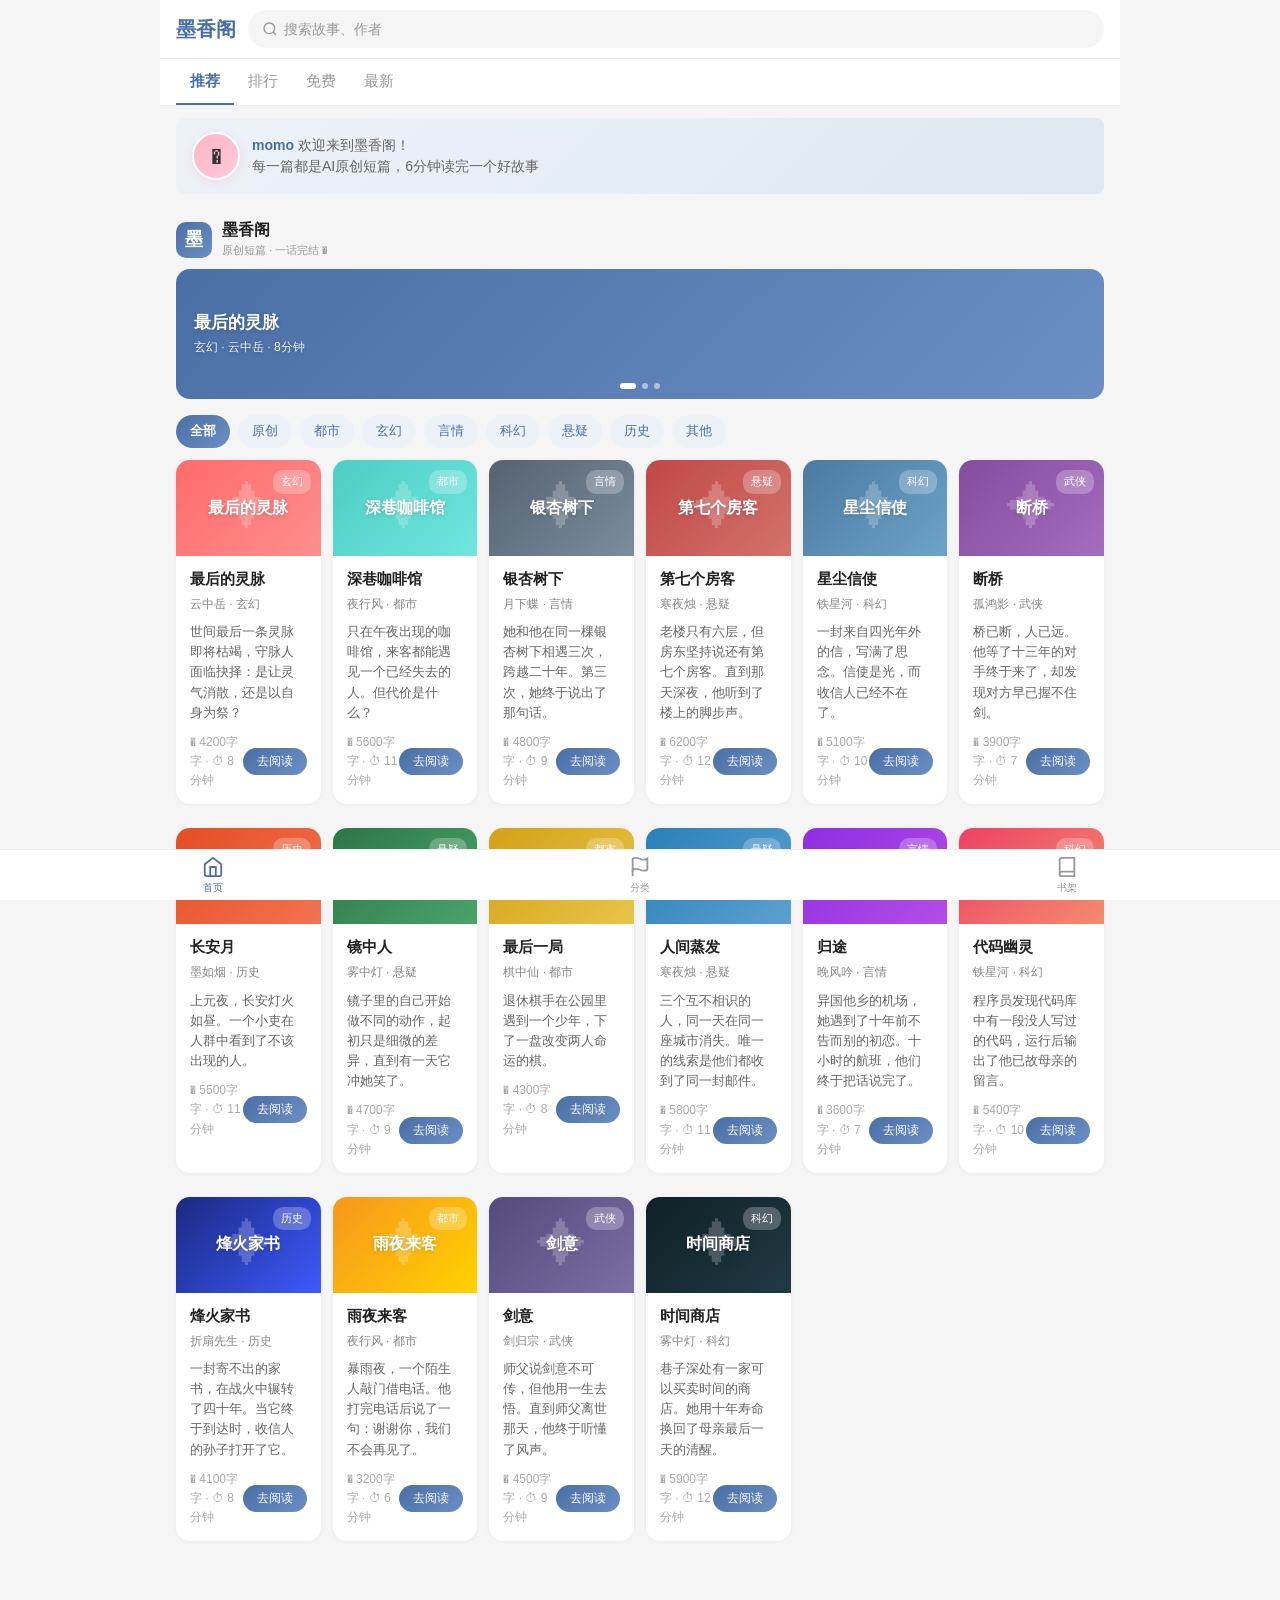
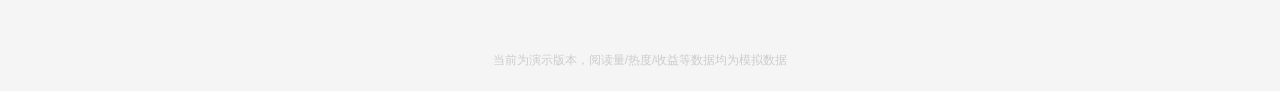
<file: index.html>
<!DOCTYPE html>
<html lang="zh-CN">
<head>
<meta charset="UTF-8">
<meta http-equiv="Cache-Control" content="no-cache, no-store, must-revalidate">
<meta http-equiv="Pragma" content="no-cache">
<meta http-equiv="Expires" content="0">
<meta name="viewport" content="width=device-width, initial-scale=1.0, maximum-scale=5.0">
<meta name="theme-color" content="#4A6FA5">
<meta name="apple-mobile-web-app-capable" content="yes">
<meta name="apple-mobile-web-app-status-bar-style" content="default">
<meta name="apple-mobile-web-app-title" content="墨香阁">
<link rel="manifest" href="manifest.json">
<title>墨香阁 - AI原创短篇故事，6分钟读完一个好故事</title>
<style>
:root{--primary:#4A6FA5;--primary-light:#6B8FC5;--primary-dark:#3A5A8A;--bg:#F5F5F5;--white:#FFF;--text:#333;--text2:#666;--text3:#999;--border:#EEE;--divider:#F0F0F0;--radius:8px;--danger:#FF6B6B;--success:#4ECDC4}
*{margin:0;padding:0;box-sizing:border-box}
body{font-family:-apple-system,BlinkMacSystemFont,"PingFang SC","Hiragino Sans GB","Microsoft YaHei",sans-serif;background:var(--bg);color:var(--text);line-height:1.6;-webkit-font-smoothing:antialiased}
a{text-decoration:none;color:inherit}
button{border:none;background:none;cursor:pointer;font-family:inherit;font-size:inherit}
input{border:none;outline:none;font-family:inherit}
ul{list-style:none}

#app{max-width:480px;margin:0 auto;min-height:100vh;background:var(--bg);position:relative}
@media(min-width:768px){#app{max-width:720px}}
@media(min-width:1024px){#app{max-width:960px}}
@media(min-width:1400px){#app{max-width:1200px}}
.page{display:none;padding-bottom:64px}.page.active{display:block}

.top-bar{position:sticky;top:0;z-index:100;background:var(--white);padding:10px 16px;display:flex;align-items:center;gap:12px;border-bottom:1px solid var(--border)}
.top-bar .logo{font-size:20px;font-weight:700;color:var(--primary);white-space:nowrap}
.top-bar .search-trigger{flex:1;background:var(--bg);border-radius:20px;padding:8px 14px;display:flex;align-items:center;gap:6px;color:var(--text3);font-size:14px}
.top-bar .search-trigger svg{width:16px;height:16px}

.tabs{display:flex;background:var(--white);border-bottom:1px solid var(--border);padding:0 16px;overflow-x:auto;-webkit-overflow-scrolling:touch}.tabs::-webkit-scrollbar{display:none}
.tab{padding:10px 14px;font-size:15px;color:var(--text3);white-space:nowrap;position:relative;border-bottom:2px solid transparent}
.tab.active{color:var(--primary);font-weight:600;border-bottom-color:var(--primary)}

.bottom-nav{position:fixed;bottom:0;left:50%;transform:translateX(-50%);width:100%;max-width:100%;background:var(--white);border-top:1px solid var(--border);display:flex;z-index:100;padding-bottom:env(safe-area-inset-bottom)}
.nav-item{flex:1;display:flex;flex-direction:column;align-items:center;padding:6px 0 4px;color:var(--text3);font-size:10px;gap:2px}.nav-item.active{color:var(--primary)}.nav-item svg{width:22px;height:22px}

.section{padding:14px 16px 0}
.section-header{display:flex;justify-content:space-between;align-items:center;margin-bottom:10px}
.section-title{font-size:17px;font-weight:700}
.section-more{font-size:13px;color:var(--text3)}

.banner-wrap{margin:12px 16px;border-radius:var(--radius);overflow:hidden;height:150px;position:relative}
.banner-slide{width:100%;height:100%;position:absolute;top:0;left:0;opacity:0;transition:opacity .6s;display:flex}.banner-slide.active{opacity:1}
.banner-bg{position:absolute;inset:0}
.banner-info{position:relative;z-index:1;padding:20px;display:flex;flex-direction:column;justify-content:center;color:#fff;width:100%}
.banner-info h3{font-size:20px;margin-bottom:4px;text-shadow:0 1px 4px rgba(0,0,0,.3)}
.banner-info p{font-size:13px;opacity:.9;text-shadow:0 1px 4px rgba(0,0,0,.3)}
.banner-dots{position:absolute;bottom:10px;left:50%;transform:translateX(-50%);display:flex;gap:6px}
.banner-dot{width:6px;height:6px;border-radius:3px;background:rgba(255,255,255,.5)}.banner-dot.active{background:#fff;width:16px}

.novel-grid{display:grid;grid-template-columns:repeat(3,1fr);gap:12px}
.novel-card{cursor:pointer}
.novel-cover{width:100%;aspect-ratio:3/4;border-radius:6px;overflow:hidden;position:relative}
.novel-cover .cover-placeholder{width:100%;height:100%;display:flex;align-items:center;justify-content:center;font-size:14px;font-weight:600;color:#fff;text-align:center;padding:8px;line-height:1.3}
.novel-tag{position:absolute;top:4px;left:4px;background:var(--primary);color:#fff;font-size:10px;padding:1px 5px;border-radius:3px}
.novel-title{font-size:13px;margin-top:6px;overflow:hidden;text-overflow:ellipsis;white-space:nowrap}
.novel-meta{font-size:11px;color:var(--text3);margin-top:2px}

.novel-list-h{display:flex;gap:14px;overflow-x:auto;padding-bottom:6px;-webkit-overflow-scrolling:touch}.novel-list-h::-webkit-scrollbar{display:none}
.novel-list-h .novel-card{min-width:90px;max-width:90px}

.novel-list-v{display:flex;flex-direction:column;gap:14px}
.novel-item{display:flex;gap:12px;cursor:pointer}
.novel-item .novel-cover{width:80px;min-width:80px;aspect-ratio:3/4;border-radius:6px;overflow:hidden}
.novel-item .novel-info{flex:1;display:flex;flex-direction:column;justify-content:space-between;padding:2px 0}
.novel-item .novel-title{font-size:15px;font-weight:600}
.novel-item .novel-desc{font-size:13px;color:var(--text2);overflow:hidden;text-overflow:ellipsis;display:-webkit-box;-webkit-line-clamp:2;-webkit-box-orient:vertical}
.novel-item .novel-tags{display:flex;gap:6px;flex-wrap:wrap}
.novel-item .novel-tags span{font-size:11px;color:var(--primary);background:#EDF2F8;padding:1px 6px;border-radius:3px}
.novel-item .novel-stats{font-size:12px;color:var(--text3);display:flex;gap:10px}

.rank-list{background:var(--white);border-radius:var(--radius);padding:0 16px}
.rank-item{display:flex;align-items:center;gap:12px;padding:14px 0;border-bottom:1px solid var(--divider);cursor:pointer}.rank-item:last-child{border-bottom:none}
.rank-num{width:24px;font-size:18px;font-weight:700;text-align:center}.rank-num.top3{color:var(--primary)}
.rank-info{flex:1}.rank-title{font-size:15px;font-weight:600}.rank-author{font-size:12px;color:var(--text3)}
.rank-heat{font-size:12px;color:var(--primary);font-weight:600}

.search-page .search-bar{display:flex;gap:8px;padding:12px 16px;background:var(--white);border-bottom:1px solid var(--border)}
.search-page .search-input{flex:1;background:var(--bg);border-radius:20px;padding:8px 14px;font-size:14px}
.search-page .search-btn{background:var(--primary);color:#fff;border-radius:20px;padding:8px 16px;font-size:14px}
.search-page .cancel-btn{color:var(--text2);font-size:14px;padding:8px 4px}
.hot-search{padding:16px}.hot-search h3{font-size:16px;font-weight:700;margin-bottom:12px}
.hot-tags{display:flex;flex-wrap:wrap;gap:8px}.hot-tags span{background:var(--white);padding:6px 14px;border-radius:16px;font-size:13px;color:var(--text2)}
.search-results{padding:0 16px}
.search-filter{display:flex;gap:8px;padding:8px 16px;background:var(--white);border-bottom:1px solid var(--border);overflow-x:auto;-webkit-overflow-scrolling:touch}.search-filter::-webkit-scrollbar{display:none}
.search-filter span{padding:4px 12px;border-radius:12px;font-size:13px;background:var(--bg);color:var(--text2);white-space:nowrap}.search-filter span.active{background:var(--primary);color:#fff}

.detail-page .detail-header{background:var(--white);padding:16px}
.detail-top{display:flex;gap:14px}
.detail-cover{width:110px;min-width:110px;aspect-ratio:3/4;border-radius:8px;overflow:hidden}
.detail-meta{flex:1;display:flex;flex-direction:column;justify-content:space-between}
.detail-meta h1{font-size:20px;font-weight:700;line-height:1.3}
.detail-meta .author{font-size:14px;color:var(--text2)}
.detail-meta .status{font-size:13px;color:var(--text3)}
.detail-stats-row{display:flex;gap:16px;margin-top:8px}
.detail-stat{text-align:center}.detail-stat .num{font-size:16px;font-weight:700;color:var(--primary)}.detail-stat .label{font-size:11px;color:var(--text3)}
.detail-actions{display:flex;gap:10px;margin-top:12px}
.detail-actions .btn{flex:1;padding:10px;border-radius:22px;font-size:15px;font-weight:600;text-align:center}
.btn-primary{background:var(--primary);color:#fff}
.btn-outline{border:1.5px solid var(--primary);color:var(--primary)}
.btn-added{background:#EDF2F8;color:var(--primary);border:1.5px solid var(--primary)}
.detail-desc{padding:14px 16px;background:var(--white);margin-top:10px}
.detail-desc h3{font-size:15px;font-weight:600;margin-bottom:8px}
.detail-desc p{font-size:14px;color:var(--text2);line-height:1.7}

.reader-page{background:#F5ECD7;min-height:100vh;padding-bottom:60px;padding-bottom:calc(60px + env(safe-area-inset-bottom))}
.reader-page.theme-dark{background:#1A1A1A;color:#B0B0B0}
.reader-page.theme-green{background:#CCE8CF;color:#333}
.reader-page.theme-white{background:#fff;color:#333}
.reader-top{position:sticky;top:0;z-index:50;padding:10px 16px;display:flex;align-items:center;justify-content:space-between;font-size:14px;background:inherit;border-bottom:1px solid rgba(0,0,0,.05)}
.reader-title{text-align:center;font-size:14px;font-weight:600;max-width:60%;overflow:hidden;text-overflow:ellipsis;white-space:nowrap}
.reader-content{padding:20px;font-size:18px;line-height:1.8}
.reader-content p{text-indent:2em;margin-bottom:12px;position:relative}
.reader-footer{position:fixed;bottom:0;left:50%;transform:translateX(-50%);width:100%;max-width:100%;background:inherit;border-top:1px solid rgba(0,0,0,.05);display:flex;justify-content:center;gap:30px;padding:10px 24px;padding-bottom:calc(10px + env(safe-area-inset-bottom));z-index:50}
.reader-footer button{font-size:14px;color:var(--text2);padding:6px 12px}

.reader-settings{position:fixed;bottom:0;left:50%;transform:translateX(-50%);width:100%;max-width:480px;background:var(--white);border-radius:16px 16px 0 0;padding:20px 24px 30px;z-index:200;display:none;box-shadow:0 -4px 20px rgba(0,0,0,.1)}.reader-settings.show{display:block}
.setting-row{display:flex;align-items:center;justify-content:space-between;margin-bottom:16px}
.setting-row label{font-size:14px;color:var(--text)}
.setting-row .btns{display:flex;gap:8px}
.setting-row .btns button{width:36px;height:36px;border-radius:50%;background:var(--bg);font-size:16px;display:flex;align-items:center;justify-content:center}
.theme-options{display:flex;gap:10px}
.theme-option{width:50px;height:50px;border-radius:8px;cursor:pointer;border:2px solid transparent;display:flex;align-items:center;justify-content:center;font-size:12px}.theme-option.active{border-color:var(--primary)}
.theme-option.t-sepia{background:#F5ECD7;color:#333}.theme-option.t-dark{background:#1A1A1A;color:#B0B0B0}.theme-option.t-green{background:#CCE8CF;color:#333}.theme-option.t-white{background:#fff;color:#333;border:2px solid #ddd}
.font-size-display{font-size:14px;min-width:40px;text-align:center}

.bookshelf-page .shelf-header{background:var(--white);padding:16px;display:flex;justify-content:space-between;align-items:center}
.bookshelf-page .shelf-header h2{font-size:20px;font-weight:700}
.shelf-grid{padding:12px 16px;display:grid;grid-template-columns:repeat(3,1fr);gap:14px}
.shelf-item{cursor:pointer}.shelf-item .novel-cover{position:relative}
.shelf-item .novel-title{font-size:13px;margin-top:6px;overflow:hidden;text-overflow:ellipsis;white-space:nowrap}
.shelf-item .last-read{font-size:11px;color:var(--text3);margin-top:2px}
.empty-shelf{text-align:center;padding:80px 40px;color:var(--text3)}
.empty-shelf svg{width:60px;height:60px;margin:0 auto 16px}
.empty-shelf p{font-size:15px;margin-bottom:16px}
.empty-shelf button{background:var(--primary);color:#fff;padding:10px 28px;border-radius:22px;font-size:15px}

.shelf-group{background:var(--white);border-radius:var(--radius);padding:12px 16px;margin:8px 16px}
.shelf-group-header{display:flex;justify-content:space-between;align-items:center;margin-bottom:8px}
.shelf-group-name{font-size:15px;font-weight:600}
.shelf-group-count{font-size:12px;color:var(--text3)}

.writing-page .write-header{background:var(--white);padding:12px 16px;border-bottom:1px solid var(--border)}
.writing-page .write-header h2{font-size:20px;font-weight:700}
.writing-tips{padding:20px 16px}
.writing-tips h3{font-size:16px;font-weight:600;margin-bottom:12px}
.writing-tip-item{background:var(--white);border-radius:var(--radius);padding:14px 16px;margin-bottom:10px}
.writing-tip-item h4{font-size:15px;font-weight:600;margin-bottom:4px}
.writing-tip-item p{font-size:13px;color:var(--text2)}
.write-entry{padding:0 16px 20px}
.write-entry button{width:100%;padding:14px;background:var(--primary);color:#fff;border-radius:22px;font-size:16px;font-weight:600}

.login-page{background:var(--white);min-height:100vh;display:flex;flex-direction:column}
.login-header{padding:60px 24px 40px;text-align:center}
.login-header .logo-big{font-size:32px;font-weight:700;color:var(--primary);display:flex;align-items:center;gap:8px;justify-content:center}.login-header .logo-big img{height:40px;width:40px;border-radius:10px}
.login-header p{color:var(--text3);font-size:14px;margin-top:6px}
.login-form{padding:0 24px}
.login-form .input-group{margin-bottom:16px}
.login-form .input-group label{font-size:13px;color:var(--text2);margin-bottom:4px;display:block}
.login-form .input-group input{width:100%;padding:12px 14px;background:var(--bg);border-radius:10px;font-size:15px}
.login-form .login-btn{width:100%;padding:14px;background:var(--primary);color:#fff;border-radius:22px;font-size:16px;font-weight:600;margin-top:8px}
.login-form .sms-btn{padding:12px 16px;background:#f5f5f5;color:var(--primary);border-radius:10px;font-size:13px;font-weight:600;white-space:nowrap;min-width:110px}
.login-form .sms-btn:disabled{background:#e8e8e8;color:#999;cursor:not-allowed}
.login-form .switch-link{text-align:center;margin-top:16px;font-size:14px;color:var(--primary)}
.profile-header{padding:30px 20px 20px;text-align:center;background:linear-gradient(135deg,var(--primary),var(--primary-light));color:#fff}
.profile-avatar{width:64px;height:64px;border-radius:50%;background:rgba(255,255,255,0.25);margin:0 auto 10px;display:flex;align-items:center;justify-content:center;font-size:28px;font-weight:700;overflow:hidden}
.profile-avatar img{width:100%;height:100%;object-fit:cover}
.profile-name{font-size:18px;font-weight:700}
.profile-bio{font-size:13px;opacity:0.8;margin-top:4px}
.profile-menu{padding:10px 0}
.profile-item{display:flex;justify-content:space-between;align-items:center;padding:14px 20px;background:var(--white);border-bottom:1px solid var(--divider);font-size:15px;color:var(--text)}
.profile-item:active{background:var(--bg)}

.comment-item{padding:12px 0;border-bottom:1px solid var(--divider)}.comment-item:last-child{border-bottom:none}
.comment-user{display:flex;align-items:center;gap:8px;margin-bottom:6px}
.comment-avatar{width:32px;height:32px;border-radius:50%;display:flex;align-items:center;justify-content:center;font-size:14px;color:#fff;font-weight:600}
.comment-name{font-size:13px;font-weight:600}.comment-time{font-size:11px;color:var(--text3)}
.comment-text{font-size:14px;line-height:1.6;margin-left:40px}
.comment-actions{display:flex;gap:16px;margin-left:40px;margin-top:6px}
.comment-actions button{font-size:12px;color:var(--text3);display:flex;align-items:center;gap:4px}
.comment-input-wrap{display:flex;gap:8px;padding:10px 0}
.comment-input-wrap input{flex:1;background:var(--bg);border-radius:20px;padding:8px 14px;font-size:14px}
.comment-input-wrap button{background:var(--primary);color:#fff;border-radius:20px;padding:8px 16px;font-size:14px}

.ad-banner{margin:12px 16px;background:linear-gradient(135deg,#EDF2F8,#DDE8F2);border-radius:var(--radius);padding:12px 16px;display:flex;align-items:center;gap:10px}
.ad-banner .ad-icon{font-size:24px}.ad-banner .ad-text{flex:1;font-size:13px;color:var(--text2)}.ad-banner .ad-tag{font-size:10px;color:var(--text3);background:var(--bg);padding:2px 6px;border-radius:3px}

.back-btn{display:flex;align-items:center;gap:4px;font-size:14px;color:var(--text2)}
.overlay{position:fixed;inset:0;background:rgba(0,0,0,.4);z-index:150;display:none}.overlay.show{display:block}
.toast{position:fixed;top:50%;left:50%;transform:translate(-50%,-50%);background:rgba(0,0,0,.75);color:#fff;padding:10px 24px;border-radius:8px;font-size:14px;z-index:9999;display:none}.toast.show{display:block}
.category-pills{display:flex;gap:8px;padding:12px 16px;overflow-x:auto;-webkit-overflow-scrolling:touch}.category-pills::-webkit-scrollbar{display:none}
.cat-pill{padding:6px 14px;border-radius:16px;font-size:13px;background:var(--white);color:var(--text2);white-space:nowrap}.cat-pill.active{background:var(--primary);color:#fff}

.one-shot{display:inline-block;font-size:10px;color:#fff;background:var(--primary);padding:0px 4px;border-radius:3px;margin-left:4px;vertical-align:middle}

.creator-page{background:var(--bg)}
.creator-header{background:var(--white);padding:16px;border-bottom:1px solid var(--border)}
.creator-header h2{font-size:20px;font-weight:700}
.creator-tabs{display:flex;background:var(--white);border-bottom:1px solid var(--border);padding:0 8px}
.creator-tab{flex:1;text-align:center;padding:10px 4px;font-size:13px;color:var(--text3);border-bottom:2px solid transparent}
.creator-tab.active{color:var(--primary);font-weight:600;border-bottom-color:var(--primary)}
.creator-panel{padding:16px}
.stat-grid{display:grid;grid-template-columns:repeat(2,1fr);gap:10px;margin-bottom:16px}
.stat-card{background:var(--white);border-radius:var(--radius);padding:14px;text-align:center}
.stat-card .num{font-size:22px;font-weight:700;color:var(--primary)}
.stat-card .label{font-size:12px;color:var(--text3);margin-top:2px}
.divide-banner{background:linear-gradient(135deg,#4A6FA5,#3A5A8A);color:#fff;border-radius:var(--radius);padding:16px;margin-bottom:16px;position:relative;overflow:hidden}
.divide-banner::after{content:'';position:absolute;top:-20px;right:-20px;width:80px;height:80px;background:rgba(255,255,255,0.1);border-radius:50%}
.divide-banner h3{font-size:17px;margin-bottom:8px}
.divide-banner .ratio{font-size:28px;font-weight:700}
.divide-banner .ratio small{font-size:14px;font-weight:400;opacity:.8}
.divide-banner .vs{font-size:11px;opacity:.7;margin-top:6px}
.copyright-notice{background:var(--white);border-radius:var(--radius);padding:14px;margin-bottom:12px;display:flex;gap:10px;align-items:flex-start}
.copyright-notice .icon{font-size:24px}
.copyright-notice h4{font-size:14px;font-weight:600}
.copyright-notice p{font-size:12px;color:var(--text2);margin-top:2px}
.my-work-item{background:var(--white);border-radius:var(--radius);padding:14px;margin-bottom:10px}
.my-work-item .title{font-size:15px;font-weight:600}
.my-work-item .meta{font-size:12px;color:var(--text3);margin-top:4px;display:flex;gap:12px}
.my-work-item .income{font-size:14px;color:var(--primary);font-weight:600;margin-top:4px}
.income-summary{background:var(--white);border-radius:var(--radius);padding:16px;margin-bottom:12px;text-align:center}
.income-summary .total{font-size:28px;font-weight:700;color:var(--primary)}
.income-summary .sub{font-size:12px;color:var(--text3);margin-top:4px}
.income-row{display:flex;justify-content:space-between;font-size:12px;color:var(--text2);margin-top:8px;padding-top:8px;border-top:1px solid var(--divider)}
.income-row span:last-child{color:var(--primary);font-weight:600}
.income-detail{background:var(--white);border-radius:var(--radius);padding:14px;margin-bottom:10px}
.income-detail h4{font-size:14px;font-weight:600;margin-bottom:10px}
.income-item{display:flex;justify-content:space-between;padding:8px 0;border-bottom:1px solid var(--divider);font-size:13px}
.income-item:last-child{border-bottom:none}
.income-item .source{color:var(--text2)}
.income-item .amount{color:var(--primary);font-weight:600}
.ai-tool-grid{display:grid;grid-template-columns:repeat(2,1fr);gap:10px;margin-bottom:16px}
.ai-tool-card{background:var(--white);border-radius:var(--radius);padding:14px;cursor:pointer;text-align:center}
.ai-tool-card .emoji{font-size:28px;margin-bottom:6px}
.ai-tool-card h4{font-size:14px;font-weight:600}
.ai-tool-card p{font-size:11px;color:var(--text3);margin-top:2px}
.checkin-card{background:var(--white);border-radius:var(--radius);padding:16px;margin-bottom:12px}
.checkin-card h4{font-size:15px;font-weight:600;margin-bottom:8px}
.checkin-calendar{display:grid;grid-template-columns:repeat(7,1fr);gap:6px;margin:10px 0}
.checkin-day{aspect-ratio:1;border-radius:50%;display:flex;align-items:center;justify-content:center;font-size:11px;color:var(--text3);background:var(--bg)}
.checkin-day.checked{background:var(--primary);color:#fff}
.checkin-day.today{border:2px solid var(--primary);font-weight:600}
.checkin-btn{width:100%;padding:10px;background:var(--primary);color:#fff;border-radius:22px;font-size:15px;font-weight:600;margin-top:10px}
.ip-card{background:var(--white);border-radius:var(--radius);padding:16px;margin-bottom:12px}
.ip-card h4{font-size:15px;font-weight:600;margin-bottom:10px}
.ip-path{display:flex;align-items:center;gap:6px;flex-wrap:wrap;font-size:13px;margin-bottom:10px}
.ip-path .step{background:var(--primary);color:#fff;padding:4px 10px;border-radius:12px;font-size:12px}
.ip-path .arrow{color:var(--text3)}
.ip-card .ratio-highlight{font-size:18px;font-weight:700;color:var(--primary)}
.reward-btn{display:flex;align-items:center;justify-content:center;gap:6px;padding:12px 20px;background:linear-gradient(135deg,#FF6B6B,#FF8E53);color:#fff;border-radius:22px;font-size:15px;font-weight:600;margin:16px auto;max-width:280px;cursor:pointer}
.reward-panel{background:var(--white);border-radius:16px 16px 0 0;padding:20px 16px 30px;position:fixed;bottom:0;left:50%;transform:translateX(-50%);width:100%;max-width:480px;z-index:200;display:none;box-shadow:0 -4px 20px rgba(0,0,0,.1)}
.reward-panel.show{display:block}
.reward-panel h3{text-align:center;font-size:16px;font-weight:600;margin-bottom:16px}
.reward-amounts{display:flex;justify-content:center;gap:10px;margin-bottom:16px}
.reward-amount{padding:10px 20px;border-radius:22px;border:2px solid var(--border);font-size:15px;font-weight:600;cursor:pointer}
.reward-amount.active{border-color:var(--primary);color:var(--primary);background:#EDF2F8}
.reward-note{text-align:center;font-size:12px;color:var(--primary);margin-bottom:12px}
.reward-confirm{width:100%;padding:12px;background:var(--primary);color:#fff;border-radius:22px;font-size:16px;font-weight:600}
.author-tag{display:inline-block;font-size:10px;color:#fff;background:var(--primary);padding:0 4px;border-radius:2px;margin-left:4px}
.contact-author{display:flex;align-items:center;gap:4px;font-size:13px;color:var(--primary);cursor:pointer;margin-top:8px}
.featured-banner{margin:12px 16px;background:linear-gradient(135deg,#4A6FA5,#6B8FC5);border-radius:var(--radius);padding:14px 16px;color:#fff}
.featured-banner h3{font-size:16px;font-weight:700;margin-bottom:4px}
.featured-banner p{font-size:12px;opacity:.85}

.ai-badge{display:inline-block;background:linear-gradient(135deg,#667eea,#764ba2);color:#fff;font-size:10px;padding:2px 6px;border-radius:3px;margin-left:4px;vertical-align:middle;font-weight:600;letter-spacing:0.5px}
.ai-badge-lg{display:inline-block;background:linear-gradient(135deg,#667eea,#764ba2);color:#fff;font-size:12px;padding:4px 10px;border-radius:6px;font-weight:600}
.ai-notice{background:#F0EBFF;border-left:3px solid #764ba2;padding:12px 16px;margin:10px 0;border-radius:0 8px 8px 0;font-size:13px;color:#555;line-height:1.6}
.ai-notice strong{color:#764ba2}
.demo-watermark{position:relative}
.demo-watermark::after{content:'演示数据';position:absolute;top:2px;right:2px;background:rgba(255,152,0,0.15);color:#E65100;font-size:9px;padding:1px 5px;border-radius:3px;font-weight:600}
.demo-tag{display:inline-block;background:#FFF3E0;color:#E65100;font-size:10px;padding:1px 6px;border-radius:3px;margin-left:4px;vertical-align:middle;font-weight:600}
.reply-wrap{margin-top:6px;padding-left:24px;border-left:2px solid var(--border)}
.reply-item{margin-top:6px;padding:4px 0;font-size:13px}
.reply-item .reply-user{font-size:12px;color:var(--primary);font-weight:600}
.reply-item .reply-text{font-size:13px;color:var(--text2);margin-top:2px}
.reply-input-row{display:flex;gap:6px;margin-top:8px;padding-left:24px}
.reply-input-row input{flex:1;background:var(--bg);border-radius:16px;padding:6px 12px;font-size:13px;border:none;outline:none}
.reply-input-row button{background:var(--primary);color:#fff;border-radius:16px;padding:6px 14px;font-size:13px;border:none;cursor:pointer}
.logged-in-card{background:var(--white);padding:24px 16px;text-align:center;border-radius:var(--radius);margin:16px}
.logged-in-avatar{width:64px;height:64px;border-radius:50%;background:linear-gradient(135deg,var(--primary),var(--primary-light));color:#fff;display:flex;align-items:center;justify-content:center;font-size:28px;margin:0 auto 12px;font-weight:700}
.logged-in-name{font-size:18px;font-weight:700;margin-bottom:4px}
.logged-in-id{font-size:13px;color:var(--text3)}
.logout-btn{margin-top:16px;color:var(--text3);font-size:13px;text-decoration:underline;cursor:pointer}

.bookstore-page{background:var(--bg)}
.bookstore-header{background:var(--white);padding:16px;border-bottom:1px solid var(--border)}
.bookstore-header h2{font-size:20px;font-weight:700}
.rank-tabs{display:flex;background:var(--white);border-bottom:1px solid var(--border);padding:0 8px}
.rank-tab{flex:1;text-align:center;padding:10px 4px;font-size:13px;color:var(--text3);border-bottom:2px solid transparent}
.rank-tab.active{color:var(--primary);font-weight:600;border-bottom-color:var(--primary)}
.rank-panel{padding:16px}

.tag-cloud{display:flex;flex-wrap:wrap;gap:8px;padding:12px 16px}
.tag-cloud span{background:var(--white);padding:6px 14px;border-radius:16px;font-size:13px;color:var(--text2)}
.tag-cloud span.hot{background:linear-gradient(135deg,var(--primary),var(--primary-light));color:#fff}

.book-square{background:var(--white);border-radius:var(--radius);padding:14px;margin:8px 16px}
.square-item{padding:10px 0;border-bottom:1px solid var(--divider)}
.square-item:last-child{border-bottom:none}
.square-user{display:flex;align-items:center;gap:8px;margin-bottom:4px}
.square-user .avatar{width:28px;height:28px;border-radius:50%;background:var(--primary);color:#fff;display:flex;align-items:center;justify-content:center;font-size:12px}
.square-user .name{font-size:13px;font-weight:600}
.square-user .time{font-size:11px;color:var(--text3);margin-left:auto}
.square-text{font-size:13px;color:var(--text2);line-height:1.5}
.square-actions{display:flex;gap:12px;margin-top:6px}
.square-actions button{font-size:12px;color:var(--text3)}

.category-page{background:var(--bg)}
.cat-grid{display:grid;grid-template-columns:repeat(3,1fr);gap:10px;padding:12px 16px}
.cat-card{background:var(--white);border-radius:var(--radius);padding:16px;text-align:center;cursor:pointer}
.cat-card .emoji{font-size:28px;margin-bottom:6px}
.cat-card .name{font-size:14px;font-weight:600}
.cat-card .count{font-size:11px;color:var(--text3);margin-top:2px}

.tts-bar{position:fixed;bottom:60px;left:50%;transform:translateX(-50%);width:100%;max-width:480px;background:var(--white);border-top:1px solid var(--border);padding:10px 16px;display:none;align-items:center;gap:10px;z-index:55;box-shadow:0 -2px 10px rgba(0,0,0,.05)}
.tts-bar.show{display:flex}
.tts-bar .tts-info{flex:1;font-size:13px;overflow:hidden;text-overflow:ellipsis;white-space:nowrap}
.tts-bar button{padding:6px 12px;background:var(--primary);color:#fff;border-radius:16px;font-size:13px}
.tts-bar button.stop{background:var(--danger)}

.para-comment{position:absolute;right:-4px;top:0;font-size:11px;color:var(--primary);background:#EDF2F8;padding:1px 5px;border-radius:8px;cursor:pointer;white-space:nowrap;transform:translateX(100%)}
.para-comments-panel{position:fixed;bottom:0;left:50%;transform:translateX(-50%);width:100%;max-width:480px;background:var(--white);border-radius:16px 16px 0 0;padding:16px;z-index:200;display:none;max-height:60vh;overflow-y:auto}
.para-comments-panel.show{display:block}
.para-comments-panel h4{font-size:15px;font-weight:600;margin-bottom:10px}

.community-page{background:var(--bg)}
.community-item{background:var(--white);border-radius:var(--radius);padding:14px;margin:8px 16px}
.community-user{display:flex;align-items:center;gap:8px;margin-bottom:8px}
.community-user .avatar{width:36px;height:36px;border-radius:50%;background:var(--primary);color:#fff;display:flex;align-items:center;justify-content:center;font-size:14px;font-weight:600}
.community-user .info{flex:1}
.community-user .name{font-size:14px;font-weight:600}
.community-user .time{font-size:11px;color:var(--text3)}
.community-text{font-size:14px;line-height:1.6;margin-bottom:8px}
.community-meta{display:flex;gap:12px;font-size:12px;color:var(--text3)}
.community-meta span{cursor:pointer}

.offline-badge{position:absolute;top:4px;right:4px;background:var(--success);color:#fff;font-size:9px;padding:1px 4px;border-radius:3px}

.menu-list{background:var(--white);border-radius:var(--radius);margin:8px 16px;overflow:hidden}
.menu-item{display:flex;justify-content:space-between;align-items:center;padding:14px 16px;border-bottom:1px solid var(--divider);cursor:pointer;font-size:14px}
.menu-item:last-child{border-bottom:none}
.menu-item .arrow{color:var(--text3)}

.recommend-reason{font-size:11px;color:var(--primary);background:#EDF2F8;padding:1px 6px;border-radius:3px;margin-left:4px}

.reader-footer button:active{background:var(--bg);border-radius:8px;transition:background .15s}

.momo-mascot{display:flex;align-items:flex-end;justify-content:center;gap:16px;padding:16px 0}
.momo-mascot img{height:140px;filter:drop-shadow(0 4px 12px rgba(0,0,0,.12))}
.momo-mascot .momo-speech{background:var(--white);border-radius:12px;padding:10px 14px;font-size:13px;color:var(--text2);box-shadow:0 2px 8px rgba(0,0,0,.06);max-width:200px;line-height:1.5;position:relative}
.momo-mascot .momo-speech::before{content:'';position:absolute;bottom:12px;left:-6px;width:0;height:0;border-top:6px solid transparent;border-bottom:6px solid transparent;border-right:6px solid var(--white)}
.momo-empty{text-align:center;padding:40px 20px;color:var(--text3)}
.momo-empty img{height:120px;margin-bottom:12px;filter:drop-shadow(0 2px 8px rgba(0,0,0,.1))}
.momo-empty p{font-size:14px;margin-bottom:12px}
.momo-empty button{background:var(--primary);color:#fff;padding:10px 28px;border-radius:22px;font-size:15px}
.momo-welcome{display:flex;align-items:center;gap:12px;background:linear-gradient(135deg,#EDF2F8,#DDE8F2);border-radius:var(--radius);padding:14px 16px;margin:12px 16px}
.momo-welcome img{height:60px;flex-shrink:0;filter:drop-shadow(0 2px 6px rgba(0,0,0,.1))}
.momo-welcome .welcome-text{font-size:14px;color:var(--text2);line-height:1.5}
.momo-welcome .welcome-text strong{color:var(--primary)}

.group-actions{display:flex;gap:8px;padding:8px 16px}
.group-actions button{padding:6px 14px;background:var(--white);border-radius:16px;font-size:13px;color:var(--text2)}
.group-actions button.active{background:var(--primary);color:#fff}

/* 写作编辑器 */
.write-editor-page{background:var(--bg);min-height:100vh}
.write-editor-page .editor-header{background:var(--white);padding:12px 16px;display:flex;align-items:center;gap:12px;border-bottom:1px solid var(--border)}
.write-editor-page .editor-header h2{font-size:18px;font-weight:700;flex:1}
.write-editor-page .editor-header .back-btn{font-size:14px;color:var(--text2);display:flex;align-items:center;gap:4px}
.write-form{padding:16px}
.write-form .form-group{margin-bottom:16px}
.write-form .form-group label{display:block;font-size:14px;color:var(--text2);margin-bottom:6px;font-weight:500}
.write-form .form-group input,.write-form .form-group select,.write-form .form-group textarea{width:100%;padding:12px 14px;background:var(--white);border-radius:10px;font-size:15px;border:1px solid var(--border)}
.write-form .form-group textarea{min-height:300px;resize:vertical;line-height:1.8;font-size:15px}
.write-form .form-group input:focus,.write-form .form-group select:focus,.write-form .form-group textarea:focus{border-color:var(--primary)}
.write-form .form-group .char-count{text-align:right;font-size:12px;color:var(--text3);margin-top:4px}
.write-form .form-group .char-count.warning{color:var(--danger)}
.cover-colors{display:flex;gap:10px;flex-wrap:wrap}
.cover-color{width:40px;height:40px;border-radius:8px;cursor:pointer;border:3px solid transparent;transition:transform .15s}
.cover-color.active{border-color:var(--primary);transform:scale(1.1)}
.write-actions{display:flex;gap:12px;margin-top:24px}
.write-actions button{flex:1;padding:14px;border-radius:22px;font-size:15px;font-weight:600;text-align:center}
.write-actions .btn-save{background:var(--bg);color:var(--text);border:1.5px solid var(--border)}
.write-actions .btn-publish{background:var(--primary);color:#fff}

/* 沉浸式编辑器 */
.write-immersive{position:fixed;inset:0;z-index:200;background:var(--bg);display:flex;flex-direction:column;height:100vh;height:100dvh}
.write-immersive .write-toolbar{height:50px;background:rgba(255,255,255,0.95);backdrop-filter:blur(10px);display:flex;align-items:center;padding:0 16px;gap:12px;border-bottom:1px solid var(--border);flex-shrink:0}
.write-immersive .write-toolbar input{flex:1;border:none;background:transparent;font-size:16px;font-weight:600}
.write-immersive .write-stats{font-size:12px;color:var(--text3);white-space:nowrap}
.write-immersive .write-main{flex:1;overflow-y:auto;padding:20px 16px;position:relative}
.write-immersive .write-main textarea{width:100%;min-height:100%;border:none;background:transparent;font-size:16px;line-height:1.8;resize:none;outline:none;text-indent:2em}
.write-immersive .write-bottom{height:40px;background:rgba(255,255,255,0.95);backdrop-filter:blur(10px);display:flex;align-items:center;justify-content:space-between;padding:0 16px;border-top:1px solid var(--border);font-size:12px;color:var(--text3);flex-shrink:0}
.write-immersive.keyboard-open .write-main{flex:0 0 auto;height:calc(100vh - 50px - 40px - var(--keyboard-height,0px))}
.write-immersive.keyboard-open .write-bottom{position:fixed;bottom:var(--keyboard-height,0px);left:0;right:0;z-index:201}

/* 发布栏 */
.publish-bar{padding:12px 16px;background:var(--white);border-top:1px solid var(--border);display:flex;justify-content:center}
.btn-publish{width:100%;max-width:320px;padding:14px 24px;background:linear-gradient(135deg,#FF6B6B,#FF8E8E);color:#fff;border-radius:24px;font-size:16px;font-weight:600;box-shadow:0 4px 12px rgba(255,107,107,0.3);border:none;cursor:pointer}
.btn-publish:active{transform:scale(0.98)}

/* 发布弹窗 */
.publish-modal{position:fixed;inset:0;z-index:300;background:rgba(0,0,0,0.5);display:none;align-items:center;justify-content:center;padding:20px}
.publish-modal.show{display:flex}
.publish-modal-content{width:100%;max-width:360px;background:var(--white);border-radius:16px;overflow:hidden;max-height:90vh;overflow-y:auto}
.publish-modal-header{padding:16px 20px;border-bottom:1px solid var(--border);display:flex;justify-content:space-between;align-items:center}
.publish-modal-header h3{font-size:17px;font-weight:600}
.publish-modal-body{padding:20px}
.form-group{margin-bottom:16px}
.form-group label{display:block;font-size:14px;font-weight:600;margin-bottom:8px;color:var(--text)}
.cat-grid{display:grid;grid-template-columns:repeat(3,1fr);gap:8px}
.cat-btn{padding:10px;border:1.5px solid var(--border);border-radius:10px;background:var(--white);font-size:14px;cursor:pointer;transition:all 0.2s}
.cat-btn:hover{border-color:var(--primary);color:var(--primary)}
.cat-btn.selected{background:var(--primary);color:#fff;border-color:var(--primary)}
.publish-modal-footer{padding:16px 20px;border-top:1px solid var(--border);display:flex;gap:12px}
.btn-cancel{flex:1;padding:12px;border:1px solid var(--border);border-radius:10px;background:var(--white);font-size:15px}
.btn-confirm{flex:1;padding:12px;border:none;border-radius:10px;background:var(--primary);color:#fff;font-size:15px;font-weight:600}

/* 草稿箱 */
.draft-toggle-btn{position:fixed;top:10px;right:16px;padding:6px 14px;background:var(--primary);color:#fff;border-radius:14px;font-size:13px;z-index:10;cursor:pointer}
.draft-overlay{position:fixed;inset:0;background:rgba(0,0,0,0.4);z-index:210;display:none}
.draft-overlay.show{display:block}
.draft-sidebar{position:fixed;top:0;left:0;bottom:0;width:70%;max-width:320px;background:var(--white);z-index:220;transform:translateX(-100%);transition:transform 0.3s ease}
.draft-sidebar.open{transform:translateX(0)}
.draft-sidebar-header{padding:16px;border-bottom:1px solid var(--border);display:flex;justify-content:space-between;align-items:center}
.draft-sidebar-header h3{font-size:17px;font-weight:700}
.draft-sidebar-header button{padding:6px 14px;background:var(--primary);color:#fff;border-radius:14px;font-size:13px;cursor:pointer}
.draft-list{padding:8px 0}
.draft-item{padding:12px 16px;border-bottom:1px solid var(--divider);cursor:pointer;display:flex;flex-direction:column;gap:4px}
.draft-item.active{background:#EDF2F8}
.draft-item:active{background:var(--bg)}
.draft-item-title{font-size:15px;font-weight:600;color:var(--text)}
.draft-item-meta{font-size:12px;color:var(--text3)}
.draft-empty{text-align:center;padding:40px 20px;color:var(--text3)}
.draft-menu{position:fixed;background:var(--white);border-radius:8px;box-shadow:0 4px 20px rgba(0,0,0,0.15);z-index:230;display:none;overflow:hidden}
.draft-menu.show{display:block}
.draft-menu button{display:block;width:100%;padding:12px 20px;text-align:left;font-size:14px;background:none;border:none;cursor:pointer;color:var(--text);border-bottom:1px solid var(--divider)}
.draft-menu button:last-child{border-bottom:none}
.draft-menu button:active{background:var(--bg)}

/* AI工具栏 */
.ai-toolbar{display:flex;gap:8px;padding:8px 16px;background:var(--white);border-bottom:1px solid var(--border);overflow-x:auto}
.ai-toolbar button{white-space:nowrap;padding:6px 14px;background:linear-gradient(135deg,var(--primary),var(--primary-light));color:#fff;border-radius:16px;font-size:13px;border:none;cursor:pointer}
.ai-toolbar button:active{opacity:0.8}

/* AI结果面板 */
.ai-panel{background:var(--white);border-radius:12px;padding:16px;margin:12px 16px;box-shadow:0 4px 20px rgba(0,0,0,0.1)}
.ai-panel .ai-option{padding:10px;background:var(--bg);border-radius:8px;margin-bottom:8px;cursor:pointer}
.ai-panel .ai-option:hover{background:#E8F0FE}
.ai-panel .ai-option:last-child{margin-bottom:0}

/* 导出菜单 */
.export-menu{position:relative;display:inline-block}
.export-dropdown{display:none;position:absolute;top:100%;right:0;background:var(--white);border-radius:8px;box-shadow:0 4px 20px rgba(0,0,0,0.15);min-width:140px;z-index:300}
.export-dropdown.show{display:block}
.export-dropdown button{display:block;width:100%;padding:10px 16px;text-align:left;font-size:14px;background:none;border:none;cursor:pointer;color:var(--text)}
.export-dropdown button:hover{background:var(--bg)}
.export-dropdown button:first-child{border-radius:8px 8px 0 0}
.export-dropdown button:last-child{border-radius:0 0 8px 8px}

/* 保存状态指示 */
.save-status{display:flex;align-items:center;gap:4px;font-size:12px;color:var(--success)}
.save-status.saving{color:var(--text3)}
.save-status .dot{width:6px;height:6px;border-radius:50%;background:currentColor}

/* AI弹窗 */
.ai-modal{position:fixed;inset:0;background:rgba(0,0,0,0.5);z-index:300;display:none;align-items:center;justify-content:center;padding:16px}
.ai-modal.show{display:flex}
.ai-modal-content{background:var(--white);border-radius:16px;width:100%;max-width:400px;max-height:80vh;overflow-y:auto}
.ai-modal-header{padding:16px;border-bottom:1px solid var(--border);display:flex;justify-content:space-between;align-items:center}
.ai-modal-header h3{font-size:16px;font-weight:600}
.ai-modal-header .close-btn{font-size:20px;color:var(--text3);cursor:pointer}
.ai-modal-body{padding:16px}
.ai-loading{text-align:center;padding:20px;color:var(--text3)}
.ai-loading .spinner{width:24px;height:24px;border:2px solid var(--border);border-top-color:var(--primary);border-radius:50%;animation:spin 1s linear infinite;margin:0 auto 8px}
@keyframes spin{to{transform:rotate(360deg)}}

/* 作品管理 */
.works-header{display:flex;justify-content:space-between;align-items:center;margin-bottom:16px}
.works-header h3{font-size:17px;font-weight:700}
.works-header .btn-new{background:var(--primary);color:#fff;padding:8px 16px;border-radius:16px;font-size:13px;font-weight:600}
.work-list-item{background:var(--white);border-radius:var(--radius);padding:14px;margin-bottom:10px;display:flex;gap:12px}
.work-list-item .work-cover{width:60px;min-width:60px;height:80px;border-radius:6px;overflow:hidden}
.work-list-item .work-info{flex:1}
.work-list-item .work-title{font-size:15px;font-weight:600;margin-bottom:4px}
.work-list-item .work-meta{font-size:12px;color:var(--text3);display:flex;gap:10px;flex-wrap:wrap;margin-bottom:6px}
.work-list-item .work-status{display:inline-block;font-size:11px;padding:2px 8px;border-radius:10px}
.work-status.draft{background:#FFF3E0;color:#E65100}
.work-status.published{background:#E8F5E9;color:#2E7D32}
.work-list-item .work-actions{display:flex;gap:12px;margin-top:8px}
.work-list-item .work-actions button{font-size:13px;color:var(--primary);padding:4px 10px;background:#EDF2F8;border-radius:10px}
.work-list-item .work-actions button.delete{color:var(--danger);background:#FFEBEE}
.empty-works{text-align:center;padding:60px 20px;color:var(--text3)}
.empty-works p{font-size:15px;margin-bottom:16px}
.empty-works button{background:var(--primary);color:#fff;padding:10px 28px;border-radius:22px;font-size:15px}
@media(min-width:768px){.novel-grid{grid-template-columns:repeat(4,1fr)}.shelf-grid{grid-template-columns:repeat(4,1fr)}}
@media(min-width:1024px){.novel-grid{grid-template-columns:repeat(6,1fr)}.shelf-grid{grid-template-columns:repeat(6,1fr)}}
@media(min-width:1400px){.novel-grid{grid-template-columns:repeat(8,1fr)}.shelf-grid{grid-template-columns:repeat(8,1fr)}}
body.night-mode{background:#121212;color:#ddd}
body.night-mode #app{background:#121212}
body.night-mode .top-bar,body.night-mode .login-page,body.night-mode .bookshelf-page .shelf-header,body.night-mode .rank-panel,body.night-mode .section,body.night-mode .creator-header,body.night-mode .community-header,body.night-mode .bookstore-header,body.night-mode .search-bar,body.night-mode .tabs,body.night-mode .rank-tabs,body.night-mode .group-actions,body.night-mode .creator-tabs,body.night-mode .shelf-group,body.night-mode .detail-header,body.night-mode .detail-desc,body.night-mode .momo-welcome,body.night-mode .bottom-nav,body.night-mode .search-filter{background:#1a1a1a!important;border-color:#2a2a2a!important}
body.night-mode .cat-pill{background:#2a2a2a!important;color:#ddd!important}
body.night-mode .cat-pill.active{background:var(--primary)!important;color:#fff!important}
body.night-mode .tab{color:#888}
body.night-mode .tab.active{color:#6B8FC5}
body.night-mode .section-title,body.night-mode h1,body.night-mode h2,body.night-mode h3{color:#eee}
body.night-mode .novel-title,body.night-mode .shelf-item .novel-title{color:#ddd}
body.night-mode .novel-meta,body.night-mode .novel-desc,body.night-mode .text3,body.night-mode .detail-meta .author,body.night-mode .detail-meta .status{color:#888!important}
</style>

<style>
/* 新版本更新提示条 */
.update-banner{position:fixed;top:0;left:0;right:0;background:linear-gradient(135deg,#4A6FA5,#6B8FC5);color:#fff;padding:10px 16px;text-align:center;font-size:13px;z-index:99999;box-shadow:0 2px 8px rgba(0,0,0,0.15);display:none;animation:slideDown 0.3s ease}
.update-banner.show{display:block}
.update-banner button{background:#fff;color:#4A6FA5;border:none;border-radius:12px;padding:4px 12px;font-size:12px;font-weight:600;margin-left:8px;cursor:pointer}
@keyframes slideDown{from{transform:translateY(-100%)}to{transform:translateY(0)}}
.gh-token-box{background:#EDF2F8;padding:10px 16px;margin:10px 16px;border-radius:8px;font-size:13px;color:#555;display:flex;gap:8px;align-items:center}
.gh-token-box input{flex:1;background:#fff;border:1px solid #ddd;padding:6px 10px;border-radius:6px;font-size:13px}
.gh-token-box button{background:#4A6FA5;color:#fff;border:none;border-radius:6px;padding:6px 12px;font-size:13px;cursor:pointer}
.gh-token-box .status-ok{color:#3d7a3d;font-size:12px}
</style>
<script>
// 版本号（每次更新代码请自增）
var APP_VERSION = 'v2.0.0';
// 注册 Service Worker
if('serviceWorker' in navigator){
  window.addEventListener('load',function(){
    navigator.serviceWorker.register('sw.js').then(function(reg){
      if(reg.waiting){reg.waiting.postMessage({type:'SKIP_WAITING'});}
      reg.addEventListener('updatefound',function(){
        var nw=reg.installing;
        nw.addEventListener('statechange',function(){
          if(nw.state==='installed'&&navigator.serviceWorker.controller){showUpdateBanner(reg);}
        });
      });
    }).catch(function(e){console.log('SW注册失败',e);});
    var refreshing;
    navigator.serviceWorker.addEventListener('controllerchange',function(){
      if(refreshing)return;refreshing=true;location.reload();
    });
  });
}
function showUpdateBanner(reg){
  var banner=document.createElement('div');
  banner.className='update-banner';
  banner.innerHTML='\u2728 发现新版本，正在更新... <button onclick="applyUpdate()">立即刷新</button>';
  document.body.appendChild(banner);setTimeout(function(){banner.classList.add('show');},50);
}
function applyUpdate(){navigator.serviceWorker.getRegistration().then(function(r){if(r&&r.waiting){r.waiting.postMessage({type:'SKIP_WAITING'})}else{location.reload()}});}
console.log('%c\u58a8\u9999\u9601 '+APP_VERSION,'color:#4A6FA5;font-size:14px;font-weight:bold');
</script>

</head>
<body>
<div id="app">
<div class="toast" id="toast"></div>
<div class="overlay" id="overlay"></div>

<div class="page active" id="page-home">
  <div class="top-bar">
    <div class="logo">墨香阁</div>
    <div class="search-trigger" onclick="showPage('search')">
      <svg viewBox="0 0 24 24" fill="none" stroke="currentColor" stroke-width="2"><circle cx="11" cy="11" r="8"/><path d="m21 21-4.35-4.35"/></svg>
      搜索故事、作者
    </div>
  </div>
  <div class="tabs" id="home-tabs">
    <div class="tab active" data-tab="recommend">推荐</div>
    <div class="tab" data-tab="ranking">排行</div>
    <div class="tab" data-tab="free">免费</div>
    <div class="tab" data-tab="new">最新</div>
  </div>
  <div class="momo-welcome" id="momo-welcome">
    <div style="width:48px;height:48px;border-radius:50%;background:linear-gradient(135deg,#FFB6C1,#FFC8DD);display:flex;align-items:center;justify-content:center;font-size:22px;flex-shrink:0;box-shadow:0 2px 8px rgba(255,182,193,0.4);border:2px solid #fff">�</div>
    <div class="welcome-text"><strong>momo</strong> 欢迎来到墨香阁！<br>每一篇都是AI原创短篇，6分钟读完一个好故事</div>
  </div>
  <div id="home-content"></div>
</div>

<div class="page bookstore-page" id="page-bookstore">
  <div class="bookstore-header"><h2>书城</h2></div>
  <div class="rank-tabs" id="bookstore-tabs">
    <div class="rank-tab active" data-btab="recommend">推荐榜</div>
    <div class="rank-tab" data-btab="complete">完本榜</div>
    <div class="rank-tab" data-btab="rating">口碑榜</div>
    <div class="rank-tab" data-btab="score">高分榜</div>
  </div>
  <div id="bookstore-content"></div>
</div>

<div class="page category-page" id="page-category">
  <div class="top-bar"><div style="flex:1;text-align:center;font-size:15px;font-weight:600">分类</div></div>
  <div id="category-content"></div>
</div>

<div class="page bookshelf-page" id="page-bookshelf">
  <div class="shelf-header"><h2>书架</h2><div style="display:flex;align-items:center;gap:12px"><span style="font-size:13px;color:var(--text3)" id="shelf-count"></span><span onclick="toggleNightMode()" style="font-size:20px;cursor:pointer" id="nm-btn">🌙</span></div></div>
  <div class="group-actions" id="shelf-groups">
    <button class="active" onclick="switchShelfGroup('all')">全部</button>
    <button onclick="switchShelfGroup('reading')">在读</button>
    <button onclick="switchShelfGroup('finished')">已读完</button>
    <button onclick="switchShelfGroup('downloaded')">已下载</button>
  </div>
  <div id="shelf-content"></div>
</div>

<div class="page login-page" id="page-login" style="display:none"></div>

<div class="page search-page" id="page-search">
  <div class="search-bar">
    <input class="search-input" id="search-input" placeholder="搜索故事、作者" />
    <button class="search-btn" onclick="doSearch()">搜索</button>
    <button class="cancel-btn" onclick="showPage('home')">取消</button>
  </div>
  <div id="search-hot">
    <div class="hot-search"><h3>热门搜索</h3><div class="hot-tags" id="hot-tags"></div></div>
    <div class="hot-search"><h3>搜索历史</h3><div class="hot-tags" id="search-history"></div></div>
  </div>
  <div class="search-results" id="search-results"></div>
</div>

<div class="page detail-page" id="page-detail"></div>

<div class="page reader-page theme-sepia" id="page-reader"></div>

<div class="page community-page" id="page-community">
  <div class="top-bar"><div style="flex:1;text-align:center;font-size:15px;font-weight:600">书友圈</div></div>
  <div id="community-content"></div>
</div>

<div class="page creator-page" id="page-creator">
  <div class="creator-header"><h2>创作者中心</h2></div>
  <div class="creator-tabs">
    <div class="creator-tab active" data-ctab="overview">总览</div>
    <div class="creator-tab" data-ctab="works">作品</div>
    <div class="creator-tab" data-ctab="income">收益</div>
    <div class="creator-tab" data-ctab="tools">工具</div>
    <div class="creator-tab" data-ctab="more">更多</div>
  </div>
  <div class="creator-panel" id="creator-content"></div>
</div>

<div class="page write-editor-page" id="page-write">
  <div class="write-immersive" id="write-immersive">
    <button class="draft-toggle-btn" id="draft-toggle-btn" onclick="toggleDraftSidebar()">草稿箱</button>
    <div class="draft-overlay" id="draft-overlay" onclick="closeDraftSidebar()"></div>
    <div class="draft-sidebar" id="draft-sidebar">
      <div class="draft-sidebar-header">
        <h3>草稿箱</h3>
        <button onclick="createNewDraft()">+ 新建草稿</button>
      </div>
      <div class="draft-list" id="draft-list"></div>
    </div>
    <div class="draft-menu" id="draft-menu">
      <button onclick="renameDraft()">重命名</button>
      <button onclick="deleteDraft()">删除</button>
    </div>
    <div class="write-toolbar">
      <div class="back-btn" onclick="exitWriteEditor()"><svg width="20" height="20" viewBox="0 0 24 24" fill="none" stroke="currentColor" stroke-width="2"><polyline points="15 18 9 12 15 6"/></svg></div>
      <input type="text" id="write-title-immersive" placeholder="输入作品标题" maxlength="30">
      <div class="write-stats" id="write-word-count">0字</div>
      <div class="save-status saving" id="save-status"><span class="dot"></span><span id="save-status-text">未保存</span></div>
      <div class="export-menu">
        <button onclick="toggleExportMenu()" style="padding:6px 12px;background:var(--primary);color:#fff;border-radius:14px;font-size:13px">导出</button>
        <div class="export-dropdown" id="export-dropdown">
          <button onclick="exportWork('txt')">导出TXT</button>
          <button onclick="exportWork('md')">导出Markdown</button>
          <button onclick="exportWork('html')">导出墨香阁HTML</button>
        </div>
      </div>
      <button onclick="saveWork('draft')" style="padding:6px 14px;background:var(--bg);color:var(--text);border-radius:14px;font-size:13px;border:1px solid var(--border)">保存</button>
      <button onclick="saveWork('published')" style="padding:6px 14px;background:var(--primary);color:#fff;border-radius:14px;font-size:13px">发布</button>
    </div>
    <div class="ai-toolbar">
      <button onclick="aiGenerateOutline()">生成大纲</button>
      <button onclick="aiContinueWrite()">续写</button>
      <button onclick="aiPolish()">润色</button>
      <button onclick="aiGenerateTitle()">生成标题</button>
    </div>
    <div class="write-main">
      <textarea id="write-content-immersive" placeholder="在这里写下你的故事..." oninput="onWriteInput()"></textarea>
    </div>
    <div class="write-bottom">
      <span id="bottom-word-count">已写 0 字</span>
      <span id="bottom-read-time">预计阅读 0 分钟</span>
      <span id="bottom-auto-save">自动保存中...</span>
    </div>
    <div class="publish-bar">
      <button class="btn-publish" onclick="showPublishDialog()">� 一键发布到墨香阁</button>
    </div>
  </div>
</div>

<div class="publish-modal" id="publish-modal">
  <div class="publish-modal-content">
    <div class="publish-modal-header">
      <h3>� 一键发布到墨香阁</h3>
      <span class="close-btn" onclick="closePublishModal()">&times;</span>
    </div>
    <div class="publish-modal-body">
      <div class="form-group">
        <label>选择分类</label>
        <div class="cat-grid">
          <button class="cat-btn" data-cat="玄幻" onclick="selectPubCat(this)">玄幻</button>
          <button class="cat-btn" data-cat="悬疑" onclick="selectPubCat(this)">悬疑</button>
          <button class="cat-btn" data-cat="科幻" onclick="selectPubCat(this)">科幻</button>
          <button class="cat-btn" data-cat="都市" onclick="selectPubCat(this)">都市</button>
          <button class="cat-btn" data-cat="历史" onclick="selectPubCat(this)">历史</button>
          <button class="cat-btn" data-cat="武侠" onclick="selectPubCat(this)">武侠</button>
        </div>
      </div>
      <div class="form-group">
        <label>发布方式</label>
        <p style="font-size:13px;color:var(--text2);line-height:1.7">内容将直接写入 Supabase 数据库，首页实时更新，无需GitHub提交和构建部署。</p>
      </div>
      <div id="publish-status" style="margin-top:12px;padding:12px;background:var(--bg);border-radius:8px;display:none"></div>
    </div>
    <div class="publish-modal-footer">
      <button class="btn-cancel" onclick="closePublishModal()">取消</button>
      <button class="btn-confirm" onclick="publishToMoxiang()">确认发布</button>
    </div>
  </div>
</div>

<div class="ai-modal" id="ai-modal">
  <div class="ai-modal-content">
    <div class="ai-modal-header">
      <h3 id="ai-modal-title">AI助手</h3>
      <span class="close-btn" onclick="closeAiModal()">&times;</span>
    </div>
    <div class="ai-modal-body" id="ai-modal-body">
      <div class="ai-loading"><div class="spinner"></div>AI正在思考中...</div>
    </div>
  </div>
</div>

<div class="reward-panel" id="reward-panel">
  <h3>打赏作者</h3>
  <div class="reward-amounts">
    <div class="reward-amount" onclick="selectReward(this,1)">1</div>
    <div class="reward-amount active" onclick="selectReward(this,5)">5</div>
    <div class="reward-amount" onclick="selectReward(this,10)">10</div>
    <div class="reward-amount" onclick="selectReward(this,50)">50</div>
  </div>
  <div class="reward-note">打赏100%归作者，平台零抽成</div>
  <button class="reward-confirm" onclick="doReward()">确认打赏</button>
  <div style="text-align:center;margin-top:10px"><button onclick="hideRewardPanel()" style="font-size:14px;color:var(--text3)">取消</button></div>
</div>

<div class="para-comments-panel" id="para-comments-panel">
  <h4 id="para-comments-title">段落评论</h4>
  <div id="para-comments-list"></div>
  <div class="comment-input-wrap"><input id="para-comment-input" placeholder="写下你的想法…" /><button onclick="submitParaComment()">发送</button></div>
</div>

<nav class="bottom-nav" id="bottom-nav">
  <div class="nav-item active" data-page="home" onclick="showPage('home')"><svg viewBox="0 0 24 24" fill="none" stroke="currentColor" stroke-width="2"><path d="m3 9 9-7 9 7v11a2 2 0 0 1-2 2H5a2 2 0 0 1-2-2z"/><polyline points="9 22 9 12 15 12 15 22"/></svg><span>首页</span></div>
  <div class="nav-item" data-page="bookstore" onclick="showPage('bookstore')" style="display:none"><svg viewBox="0 0 24 24" fill="none" stroke="currentColor" stroke-width="2"><path d="M2 3h6a4 4 0 0 1 4 4v14a3 3 0 0 0-3-3H2z"/><path d="M22 3h-6a4 4 0 0 0-4 4v14a3 3 0 0 1 3-3h7z"/></svg><span>书城</span></div>
  <div class="nav-item" data-page="category" onclick="showPage('category')"><svg viewBox="0 0 24 24" fill="none" stroke="currentColor" stroke-width="2"><path d="M4 15s1-1 4-1 5 2 8 2 4-1 4-1V3s-1 1-4 1-5-2-8-2-4 1-4 1z"/><line x1="4" y1="22" x2="4" y2="15"/></svg><span>分类</span></div>
  <div class="nav-item" data-page="bookshelf" onclick="showPage('bookshelf')"><svg viewBox="0 0 24 24" fill="none" stroke="currentColor" stroke-width="2"><path d="M4 19.5v-15A2.5 2.5 0 0 1 6.5 2H20v20H6.5a2.5 2.5 0 0 1 0-5H20"/></svg><span>书架</span></div>
  <div class="nav-item" data-page="login" onclick="showPage('login')" style="display:none"><svg viewBox="0 0 24 24" fill="none" stroke="currentColor" stroke-width="2"><path d="M20 21v-2a4 4 0 0 0-4-4H8a4 4 0 0 0-4 4v2"/><circle cx="12" cy="7" r="4"/></svg><span>我的</span></div>
</nav>

<div class="tts-bar" id="tts-bar">
  <div class="tts-info" id="tts-info">正在朗读…</div>
  <button onclick="pauseTTS()">暂停</button>
  <button class="stop" onclick="stopTTS()">停止</button>
</div>

<div style="text-align:center;padding:20px;font-size:12px;color:#cccccc">当前为演示版本，阅读量/热度/收益等数据均为模拟数据</div>
</div>

<div class="reader-settings" id="reader-settings">
  <div style="text-align:center;margin-bottom:16px;font-size:15px;font-weight:600">阅读设置</div>
  <div class="setting-row"><label>字号</label><div class="btns"><button onclick="changeFontSize(-1)">A-</button><span class="font-size-display" id="font-size-display">18</span><button onclick="changeFontSize(1)">A+</button></div></div>
  <div class="setting-row"><label>背景</label><div class="theme-options"><div class="theme-option t-sepia active" onclick="changeTheme('sepia')"></div><div class="theme-option t-white" onclick="changeTheme('white')"></div><div class="theme-option t-green" onclick="changeTheme('green')"></div><div class="theme-option t-dark" onclick="changeTheme('dark')"></div></div></div>
  <div class="setting-row"><label>行距</label><div class="btns"><button onclick="changeLineHeight(-0.1)">紧</button><button onclick="changeLineHeight(0.1)">松</button></div></div>
  <div style="text-align:center;margin-top:10px"><button onclick="toggleSettings()" style="padding:8px 30px;border-radius:20px;background:var(--bg);font-size:14px;color:var(--text2)">关闭</button></div>
</div>

<script>
const CATEGORIES=['全部','都市','悬疑','言情','玄幻','科幻','武侠','历史'];
const COVER_COLORS=['linear-gradient(135deg,#FF6B6B,#FF8E8E)','linear-gradient(135deg,#4ECDC4,#6EE7DE)','linear-gradient(135deg,#556270,#7B8D9E)','linear-gradient(135deg,#C04848,#D4726A)','linear-gradient(135deg,#4B79A1,#6DA4C8)','linear-gradient(135deg,#834D9B,#A56CC1)','linear-gradient(135deg,#E44D26,#F4724F)','linear-gradient(135deg,#2C7744,#4BA36A)','linear-gradient(135deg,#D4A017,#E8C547)','linear-gradient(135deg,#2980B9,#5DA0D0)','linear-gradient(135deg,#8E2DE2,#B44DE6)','linear-gradient(135deg,#ED4264,#F58B6E)','linear-gradient(135deg,#1A2980,#3D5AFE)','linear-gradient(135deg,#F7971E,#FFD200)','linear-gradient(135deg,#544A7D,#7B6FA5)','linear-gradient(135deg,#0F2027,#203A43)'];


// ===== GitHub Issues 驱动配置 =====
var GITHUB_CONFIG = {owner: '199932', repo: '199932.github.io', label: 'story'};
var CAT_MAP = {'\u90fd\u5e02':'\u90fd\u5e02','\u7384\u5e7b':'\u7384\u5e7b','\u8a00\u60c5':'\u8a00\u60c5','\u79d1\u5e7b':'\u79d1\u5e7b','\u60ac\u7591':'\u60ac\u7591','\u5386\u53f2':'\u5386\u53f2','\u6b66\u4fa0':'\u6b66\u4fa0','\u539f\u521b':'\u539f\u521b','\u5176\u4ed6':'\u5176\u4ed6'};

async function fetchGithubIssues(cat){
  try{
    var token=localStorage.getItem('gh_token')||'';
    var headers={Accept:'application/vnd.github.v3+json'};
    if(token){headers.Authorization='token '+token;}
    var labelParam=GITHUB_CONFIG.label;
    if(cat&&cat!=='\u5168\u90e8'){labelParam=GITHUB_CONFIG.label+','+encodeURIComponent(cat);}
    var url='https://api.github.com/repos/'+GITHUB_CONFIG.owner+'/'+GITHUB_CONFIG.repo+'/issues?state=open&labels='+labelParam+'&per_page=30';
    var res=await fetch(url,{headers:headers});
    if(!res.ok){throw new Error('GitHub API: '+res.status);}
    var issues=await res.json();
    var novels=issues.map(function(issue,i){
      var labels=(issue.labels||[]).map(function(l){return l.name});
      var cat2='\u539f\u521b';
      for(var j=0;j<labels.length;j++){if(CAT_MAP[labels[j]]){cat2=labels[j];break;}}
      var title=issue.title||'\u672a\u547d\u540d\u6545\u4e8b';
      var body=issue.body||'';
      var desc=body.replace(/[#>*`_\-\[\]]/g,' ').replace(/\s+/g,' ').trim().slice(0,60);
      if(desc.length>=60){desc=desc+'\u2026';}
      var words=body.length;
      var heat=Math.floor(Math.random()*27000+3000);
      return {id:'gh_'+issue.number,number:issue.number,title:title,author:(issue.user&&issue.user.login)||'\u58a8\u53cb',cat:cat2,category:cat2,words:words+'\u5b57',wordCount:words,readTime:Math.max(1,Math.ceil(words/500))+'\u5206\u949f',heat:heat+'',heat_num:heat,desc:desc,description:body.slice(0,200),cover:(issue.number||i)%16,tag:cat2,rating:0,score:0,readCount:0,likeCount:0,publish_time:issue.created_at,publishTime:issue.created_at,body:body,url:issue.html_url,from_github:true};
    });
    try{localStorage.setItem('gh_issues_cache',JSON.stringify({time:Date.now(),data:novels}));}catch(e){}
    return novels;
  }catch(err){
    console.warn('GitHub Issues:',err.message);
    try{var c=JSON.parse(localStorage.getItem('gh_issues_cache')||'null');if(c&&c.data){return c.data;}}catch(e){}
    return [];
  }
}

async function publishGithubIssue(title,body,cat){
  var token=localStorage.getItem('gh_token')||'';
  if(!token){throw new Error('\u8bf7\u5148\u8bbe\u7f6e GitHub Token');}
  var labels=[GITHUB_CONFIG.label];
  if(cat&&cat!=='\u539f\u521b'&&cat!=='\u672a\u5206\u7c7b'){labels.push(cat);}
  var url='https://api.github.com/repos/'+GITHUB_CONFIG.owner+'/'+GITHUB_CONFIG.repo+'/issues';
  var res=await fetch(url,{method:'POST',headers:{Accept:'application/vnd.github.v3+json','Content-Type':'application/json',Authorization:'token '+token},body:JSON.stringify({title:title,body:body,labels:labels})});
  if(!res.ok){throw new Error('\u53d1\u5e03\u5931\u8bef\uff1aToken\u53ef\u80fd\u65e0\u5199\u5165\u6743\u9650 ('+res.status+')');}
  return await res.json();
}

var githubIssuesMerged=false;
async function mergeGithubData(){
  if(githubIssuesMerged){return;}
  try{
    var issues=await fetchGithubIssues('\u5168\u90e8');
    if(issues&&issues.length){
      var existingIds={};
      NOVELS.forEach(function(n){existingIds[String(n.id)]=true;});
      issues.forEach(function(n){
        var paragraphs=(n.body||'').split('\n').filter(function(p){return p.trim();}).map(function(p){return '<p>'+p.replace(/</g,'&lt;').replace(/>/g,'&gt;')+'</p>';}).join('');
        if(!existingIds[String(n.id)]){NOVELS.unshift(n);STORIES[n.id]=paragraphs;existingIds[String(n.id)]=true;}
        else{STORIES[n.id]=paragraphs;}
      });
      console.log('[\u58a8\u9999\u9601] GitHub\u52a0\u8f7d '+issues.length+' \u7bc7\u6545\u4e8b');
    }
    githubIssuesMerged=true;
  }catch(e){console.warn(e);}
}

function formatWorkTime(pt){
  if(!pt){return '';}
  try{var d=new Date(pt);var now=new Date();var diff=(now-d)/1000;
  if(diff<86400){return Math.floor(diff/3600)+'\u5c0f\u65f6\u524d';}
  if(diff<86400*7){return Math.floor(diff/86400)+'\u5929\u524d';}
  return (d.getMonth()+1)+'\u6708'+d.getDate()+'\u65e5';}catch(e){return '';}
}

const NOVELS=[
{id:1,title:'最后的灵脉',author:'云中岳',cat:'玄幻',words:'4200字',readTime:'8分钟',heat:'2.8万',desc:'世间最后一条灵脉即将枯竭，守脉人面临抉择：是让灵气消散，还是以自身为祭？',cover:0,tag:'AI原创短篇·一话完结',rating:4.7,score:96},
{id:2,title:'深巷咖啡馆',author:'夜行风',cat:'都市',words:'5600字',readTime:'11分钟',heat:'1.5万',desc:'只在午夜出现的咖啡馆，来客都能遇见一个已经失去的人。但代价是什么？',cover:1,tag:'AI原创短篇·一话完结',rating:4.5,score:92},
{id:3,title:'银杏树下',author:'月下蝶',cat:'言情',words:'4800字',readTime:'9分钟',heat:'8600',desc:'她和他在同一棵银杏树下相遇三次，跨越二十年。第三次，她终于说出了那句话。',cover:2,tag:'AI原创短篇·一话完结',rating:4.9,score:98},
{id:4,title:'第七个房客',author:'寒夜烛',cat:'悬疑',words:'6200字',readTime:'12分钟',heat:'3.1万',desc:'老楼只有六层，但房东坚持说还有第七个房客。直到那天深夜，他听到了楼上的脚步声。',cover:3,tag:'AI原创短篇·一话完结',rating:4.6,score:94},
{id:5,title:'星尘信使',author:'铁星河',cat:'科幻',words:'5100字',readTime:'10分钟',heat:'1.2万',desc:'一封来自四光年外的信，写满了思念。信使是光，而收信人已经不在了。',cover:4,tag:'AI原创短篇·一话完结',rating:4.3,score:90},
{id:6,title:'断桥',author:'孤鸿影',cat:'武侠',words:'3900字',readTime:'7分钟',heat:'7400',desc:'桥已断，人已远。他等了十三年的对手终于来了，却发现对方早已握不住剑。',cover:5,tag:'AI原创短篇·一话完结',rating:4.4,score:88},
{id:7,title:'长安月',author:'墨如烟',cat:'历史',words:'5500字',readTime:'11分钟',heat:'5600',desc:'上元夜，长安灯火如昼。一个小吏在人群中看到了不该出现的人。',cover:6,tag:'AI原创短篇·一话完结',rating:4.2,score:86},
{id:8,title:'镜中人',author:'雾中灯',cat:'悬疑',words:'4700字',readTime:'9分钟',heat:'2.3万',desc:'镜子里的自己开始做不同的动作，起初只是细微的差异，直到有一天它冲她笑了。',cover:7,tag:'AI原创短篇·一话完结',rating:4.8,score:96},
{id:9,title:'最后一局',author:'棋中仙',cat:'都市',words:'4300字',readTime:'8分钟',heat:'1.8万',desc:'退休棋手在公园里遇到一个少年，下了一盘改变两人命运的棋。',cover:8,tag:'AI原创短篇·一话完结',rating:4.5,score:90},
{id:10,title:'人间蒸发',author:'寒夜烛',cat:'悬疑',words:'5800字',readTime:'11分钟',heat:'2.6万',desc:'三个互不相识的人，同一天在同一座城市消失。唯一的线索是他们都收到了同一封邮件。',cover:9,tag:'AI原创短篇·一话完结',rating:4.6,score:92},
{id:11,title:'归途',author:'晚风吟',cat:'言情',words:'3600字',readTime:'7分钟',heat:'9300',desc:'异国他乡的机场，她遇到了十年前不告而别的初恋。十小时的航班，他们终于把话说完了。',cover:10,tag:'AI原创短篇·一话完结',rating:4.3,score:88},
{id:12,title:'代码幽灵',author:'铁星河',cat:'科幻',words:'5400字',readTime:'10分钟',heat:'1.4万',desc:'程序员发现代码库中有一段没人写过的代码，运行后输出了他已故母亲的留言。',cover:11,tag:'AI原创短篇·一话完结',rating:4.7,score:94},
{id:13,title:'烽火家书',author:'折扇先生',cat:'历史',words:'4100字',readTime:'8分钟',heat:'4300',desc:'一封寄不出的家书，在战火中辗转了四十年。当它终于到达时，收信人的孙子打开了它。',cover:12,tag:'AI原创短篇·一话完结',rating:4.2,score:84},
{id:14,title:'雨夜来客',author:'夜行风',cat:'都市',words:'3200字',readTime:'6分钟',heat:'6800',desc:'暴雨夜，一个陌生人敲门借电话。他打完电话后说了一句：谢谢你，我们不会再见了。',cover:13,tag:'AI原创短篇·一话完结',rating:4.4,score:86},
{id:15,title:'剑意',author:'剑归宗',cat:'武侠',words:'4500字',readTime:'9分钟',heat:'1.1万',desc:'师父说剑意不可传，但他用一生去悟。直到师父离世那天，他终于听懂了风声。',cover:14,tag:'AI原创短篇·一话完结',rating:4.5,score:92},
{id:16,title:'时间商店',author:'雾中灯',cat:'科幻',words:'5900字',readTime:'12分钟',heat:'2.1万',desc:'巷子深处有一家可以买卖时间的商店。她用十年寿命换回了母亲最后一天的清醒。',cover:15,tag:'AI原创短篇·一话完结',rating:4.8,score:96}
];

const STORIES={
1:'<p>灵脉在山的深处，像一个沉睡的老人呼吸。沈渊把耳朵贴在岩壁上，听那微弱的脉动——比昨天又慢了。</p><p>他是第七代守脉人。这个头衔听起来威风，实际上不过是终日与石头为伴的孤独者。灵脉滋养方圆百里的生灵，稻田丰收、溪水长流、百病不侵，都是灵脉的恩赐。但灵脉终有尽时，每一代守脉人都知道这个事实，只是没人愿意提起。</p><p>"还有多久？"沈渊问石头。石头当然不会回答，但他已经学会了从脉动的频率中读出答案——最多三个月。</p><p>三个月后，灵气消散，这片土地将变回普通山野。稻田会减产，溪水会变浊，人们会生病、衰老、死去。就像世间所有地方一样。</p><p>师父临终前告诉了他两个选择：其一，任灵脉枯竭，接受自然的更替；其二，以守脉人之身为祭，将自己的生命力灌注灵脉，可再续百年。</p><p>沈渊在山洞里坐了三天三夜。</p><p>第四天清晨，他走出洞口，看见山下村子里升起炊烟。有个小女孩正在溪边浣衣，哼着歌。她不知道那条溪水的源头正在死去。</p><p>"你愿意吗？"他问自己。答案其实早在三代之前就已写定——每一代守脉人在接过令牌的那一刻，就已经选择了。</p><p>沈渊回到洞中，盘膝坐下。他缓缓将双手按在灵脉的脉眼上，闭上眼睛。体内的生机如溪流般涌出，沿着脉络注入灵脉。</p><p>灵脉重新跳动起来，强劲有力。而他的发梢开始变白，皮肤开始干枯。</p><p>山洞外，溪水哗啦啦地欢唱。小女孩抬头望了望山，对同伴说："你听，山在唱歌。"</p><p>沈渊听见了。他笑了笑，继续往灵脉里灌注着什么——不是生命力，而是一个愿望：愿下一个守脉人，不必再做这个选择。</p><p>灵脉记住了这个愿望。一百年后，当第八代守脉人找到灵脉时，她发现脉眼旁的石壁上长出了一朵花——一朵不该在岩洞中绽放的花。</p><p>她伸手触碰花瓣，灵脉主动与她相连，温和地传递来一个声音："已经够了。让这片土地学会自己生长吧。"</p><p>灵脉缓缓沉入地底，化作这片土地最深处的养分。从此，这里的稻谷依然丰收，溪水依然清澈，只是再无人知道原因。</p><p>守脉人的使命，到此终结。第八代守脉人将令牌埋入土中，在令牌上方种下了一棵树。</p><p>后来经过的人会说：这棵树长得真好，好像有什么在护着它。</p>',
2:'<p>林晚第一次发现那家咖啡馆，是在失恋后的第三个深夜。凌晨两点，整条巷子漆黑安静，只有巷尾亮着一盏暖黄的灯。</p><p>推门进去，铃铛轻响。吧台后面站着一位白发老人，冲她微微点头："想喝什么？"</p><p>"随便。"她眼睛红肿，嗓音沙哑。</p><p>老人端来一杯拿铁，拉花是一颗完整的心。"这杯叫重逢。"</p><p>她苦笑："重逢？我连他最后一面都没见到。"</p><p>老人没有说话，只是擦着杯子。咖啡入口的瞬间，林晚闻到了一种气息——是他身上的味道，混着薄荷和旧书。她猛地抬头，老人依然在擦杯子，但吧台对面的椅子上，坐着一个模糊的身影。</p><p>"他来看你了，"老人说，"但只有一杯咖啡的时间。"</p><p>林晚看着那个身影逐渐清晰——穿着她送的那件灰色卫衣，嘴角带着她熟悉的笑意。她张了张嘴，想说的话太多，最后只问了一句："你还好吗？"</p><p>身影歪了歪头，像从前一样犹豫了半秒，然后说："挺好的。就是有点想你。"</p><p>林晚哭了。不是嚎啕大哭，是那种很安静的哭，眼泪一滴一滴落在咖啡杯里。</p><p>"时间到了，"老人轻声说。</p><p>身影开始变淡。林晚伸出手，什么也没碰到。但在最后一刻，那个声音传来："别再半夜不睡觉了。"</p><p>林晚破涕为笑。</p><p>她喝完最后一口咖啡，起身要走。老人递过来一张纸巾："每位客人只有一次。"</p><p>"我知道。"她擦了擦眼睛，"但这样就够了。"</p><p>走出巷子，凌晨的风很凉。林晚回头看了一眼，那盏灯已经熄了。但她知道，有些人不需要重逢，一句"挺好的"就够了。</p><p>后来林晚再也没有去找那家咖啡馆。不是不想，是不需要了。</p><p>有些告别，一杯咖啡的时间就够了。</p>',
3:'<p>第一次是在十八岁。大学报到的第一天，她在校门口那棵巨大的银杏树下迷了路。他恰好经过，指了指东边："新生报到处往那边。"</p><p>"谢谢。"她低头看到地上金黄的落叶，弯腰捡了一片，夹进录取通知书里。</p><p>他们同系不同班，此后四年在校园里偶尔碰见，点头微笑，仅此而已。他记得她总背一个帆布包，她记得他骑一辆旧自行车。仅此而已。</p><p>第二次是在二十八岁。她回母校参加同学会，独自走到那棵银杏树下。秋天的阳光穿过树冠，碎金满地。</p><p>"你也回来了？"他从树后走出来，比十年前胖了一点，笑起来还是那样。</p><p>"嗯。"她靠着树干，"十年了，树好像没变。"</p><p>"人变了。"他说。</p><p>他们聊了很久，从天亮聊到天黑。她知道了他在隔壁城市做建筑，离了婚。他知道了她在这座城市当老师，也单身。空气里有种微妙的暖意。</p><p>"也许——"他开口。</p><p>她的手机响了。母亲住院，她必须赶回去。</p><p>"我送你。"他说。出租车里他们并排坐着，像二十岁时那样安静。到医院门口，他说："加个微信吧。"</p><p>他们加了微信。但那之后谁也没有先开口。不是不想，是成年人的世界里有太多顾虑——距离、过去、怕打扰。</p><p>第三次是在三十八岁。学校校庆，她作为优秀校友代表上台发言。散场后她走到银杏树下，发现他已经在那里了。</p><p>"你怎么知道我会来？"她问。</p><p>"我不知道。但我想在这里等等看。"他从口袋里掏出一片发黄的银杏叶，"这个，你十年前落下的。"</p><p>她接过来，发现是当年夹在录取通知书里的那一片。叶脉清晰，颜色褪成了浅金。</p><p>"你捡了它？"她声音有点颤。</p><p>"嗯。那天你走后，地上只剩这一片了。"</p><p>沉默了很长很长。银杏叶被风吹起又落下。</p><p>她终于说出了那句话："我喜欢你。从十八岁开始。"</p><p>他愣了一下，然后笑了，笑得像二十岁的少年："我也是。从你弯腰捡树叶的那一刻开始。"</p><p>银杏树沙沙作响，像是替他们松了一口气。二十年的沉默，终于在这一刻碎成了金色的光。</p>',
4:'<p>老楼建于上世纪八十年代，六层，没有电梯。房东老周收了六个房客，每个楼层一个，互不相扰。</p><p>但老周总说"七个"。每次收租，他在本子上写七个名字，最后一行写的是"701"。</p><p>"周叔，这楼只有六层啊。"新搬来的小陈指着本子问。</p><p>老周抬头看了他一眼，目光有些奇怪："你仔细数数。"</p><p>小陈去数了。一、二、三、四、五、六。没错，六层。他以为老周糊涂了，没再追问。</p><p>直到住进来的第三个月，小陈半夜被声音吵醒。脚步声，从头顶传来——缓慢的、拖沓的、像穿着旧棉鞋在木地板上走。</p><p>他住在601，顶楼。上面不该有人。</p><p>第二天他问老周，老周沉默了很久，说："第七个房客住楼上。你不用管他，他也不管你。"</p><p>"可楼上没有第七层！"</p><p>"有。"老周说，"只是你看不见。"</p><p>小陈开始留意。每到深夜，楼上都会响起脚步声，规律得像钟摆。有时候还有水龙头的声音，有时候是椅子挪动的吱嘎声。像一个人在过最普通的日子。</p><p>他试着在深夜上到天台——没有第七层的入口。天台空空荡荡，只有一台旧空调外机。</p><p>但脚步声确实从头顶传来。他站在天台上，仰望夜空，感到一种从未有过的荒诞。</p><p>转折发生在一个雨夜。小陈加班回来，浑身湿透。进门时他看见楼道里多了一双旧棉鞋，湿漉漉的，像刚从雨里回来。</p><p>他蹲下来看那双鞋。鞋底有泥，泥里混着一种他从未在周围见过的红色黏土。</p><p>第二天鞋不见了。但小陈在601的门口发现了一张纸条，字迹潦草而老派："棉鞋已晒干，勿念。"</p><p>小陈心跳加速。他写了一张纸条放在原处："你是谁？"</p><p>隔天，回信："我是701的住户。1987年搬来的。"</p><p>1987年。这座楼建成的年份。小陈去查了老楼的档案，发现了一条被红色墨水划掉的记录：原设计七层，后因故改为六层，第七层工程未完成。</p><p>未完成，但不是不存在。小陈深夜再听到脚步声时，不再害怕。他想象楼上有一个老人，穿着旧棉鞋，过着普通的日子，在1987年的时光里散步。</p><p>他开始每天在门口放一杯茶。隔天杯子总是空的，茶总被喝光。</p><p>有天夜里，脚步声停了。小陈等了很久，楼上一直安静。第二天他在门口发现最后一张纸条："谢谢你。我走了。这杯茶是三十七年来最暖的。"</p><p>从那以后，老楼再也没有脚步声。老周收租时，本子上只剩六个名字。</p><p>他把最后一行划掉了。这一次，是用黑色墨水。</p>',
5:'<p>信号从比邻星b发来，用了四年零两个月抵达地球。接收站值班员小苏把它打印出来时，纸上只有一行字：</p><p>"妈妈，我想回家。"</p><p>这不可能。比邻星b的殖民船是二十年前出发的，单向航程四年。船上只有十二名成年宇航员，没有孩子。而且殖民船的通讯协议严格规定只能使用编码格式，不会出现自然语言。</p><p>小苏以为是干扰信号，向上级报告后便没再理会。</p><p>第二天，第二段信号到达："这里有金色的海洋，但不是水。是光。妈妈，我好冷。"</p><p>第三天："我学会了一个词叫孤独。字典上说它的意思是一个人。但我觉得不对，孤独是以为自己是一个人，其实不是。"</p><p>小苏开始认真对待这些信号。他发现发送频率是每23小时一次，恰好是比邻星b的自转周期。这意味着发送者在行星表面，按照当地昼夜节律生活。</p><p>他查阅了殖民船档案，发现一个被涂黑的记录：船上有一位女宇航员在出发时已经怀孕，但任务要求她隐瞒了这个事实。孩子在星际航行中出生。</p><p>那个孩子，现在应该十二岁了。</p><p>小苏每天等信号。那个声音越来越清晰，像一个孩子在学着认识世界：</p><p>"今天我看到了一种会飞的生物，像纸一样薄，透明的翅膀。它落在我的手套上，我看见它的身体里有光在流，像河流。"</p><p>"我给它取了个名字，叫小星。它每天来找我。"</p><p>"飞船的大人们不和我说话。他们说我是计划外变量。我不懂什么叫变量。我只是一个小孩。"</p><p>小苏忍不住了。他违反规定，用私人频段发送了一条回复："你好，我收到了你的信号。我叫小苏，在地球。你不是一个人。"</p><p>四年后，他收到了回信："小苏，谢谢你。我十二岁了。小星已经不来了，它只活了一个季节。但我记得它的光。"</p><p>小苏回信，又等四年。然后又四年。他们以八年的时差对话，像两个隔着时间河流的人，互相扔着纸船。</p><p>她十五岁的信号："我决定走出飞船，去金色的海洋。大人们说外面会死。但我想看看光。"</p><p>小苏发疯般地回复："别去！求你！"</p><p>四年后，没有回信。又四年，还是没有。小苏坐在接收站里，看着空白的屏幕，觉得宇宙忽然变得很大很大。</p><p>在他四十五岁那年的某个深夜，接收站忽然亮了。</p><p>"小苏，我在金色的海洋里。光是真的。不冷了。我没有死，但我也回不去了。我变成了另一种东西，能穿过光年。我正在来看你的路上，但我会很慢，因为我只能以光速走。"</p><p>小苏算了一下——以光速从比邻星到地球，4.24年。他还有时间。</p><p>他在接收站的天台上搭了一把椅子，开始等。</p><p>四年后，小苏四十九岁。那天傍晚，夕阳里有东西在闪烁——不是星星，是一道金色的光，像翅膀一样薄，像河流一样透明。</p><p>它落在他手背上，他看见光里面有一个人影，很小，在笑。</p><p>小苏也笑了："你来了。"</p><p>金色的光轻轻颤动，像点头。</p><p>然后它飞起来，融入了满天的星斗。从此每颗星星里，都有一个小小的孩子在说：我不是一个人。</p>',
6:'<p>桥断了三年，没人修。河两岸的人早已习惯了绕行十里走新桥，只有他还来。</p><p>宋一鸣每天清晨来断桥边站一会儿，看看对岸，然后回去。风雨无阻，十三年如一日。</p><p>村里人都说他等一个人。他从不解释。</p><p>断桥的另一头，对岸的山路尽头，终于出现了一个人影。那人走得很慢，像是在丈量每一步的距离。背影佝偻，步履蹒跚。</p><p>宋一鸣站直了身体。他的手不自觉地按在腰间的剑鞘上——那把剑已经十三年没有出鞘了。</p><p>那人走到断桥的另一端，停住了。隔着五六丈宽的河面，他们终于看清了彼此。</p><p>"你老了。"宋一鸣说。</p><p>"你也是。"对方回答。声音苍老，但宋一鸣还是听出了那个调子——永远慢半拍，像是在犹豫。</p><p>赵横秋。十三年前和他约战于此的人。当年他三十，赵横秋三十二，都是最好的年纪。那天赵横秋没有来，传话说："改日。"</p><p>改日就是十三年。</p><p>"我来了。"赵横秋慢慢从背后抽出一把剑。剑身锈迹斑斑，鞘上缠着的布条已经褪色。</p><p>宋一鸣也抽出剑。他的剑保养得很好，雪亮如新。但握剑的手在发抖。</p><p>他们隔着断桥对望。河水在下面哗哗地流。</p><p>"打不了了。"赵横秋忽然笑了，举了举自己的手——那只手在剧烈地颤抖，根本握不住剑。剑从手中滑落，当啷一声掉在石头上。</p><p>宋一鸣看着自己的手，也在抖。他慢慢把剑插回鞘中。</p><p>"十三年，"他说，"就为了今天？"</p><p>"就为了今天。"赵横秋坐在桥墩上，"我想来看看你还在不在。"</p><p>"在。"</p><p>"那就够了。"赵横秋望着河水，"我这条命怕是撑不过今年了。走之前想看看，当年的对手，还在不在。"</p><p>宋一鸣沉默了很久，然后隔着河喊："喂——"</p><p>"嗯？"</p><p>"下辈子，别迟到了。"</p><p>赵横秋愣了一下，然后笑出了声，笑得眼泪都出来了。他冲对岸挥了挥手，转身走了。脚步依然很慢，但背影好像轻松了一些。</p><p>宋一鸣看着他消失在山路尽头，把剑解下来，放在了断桥的栏杆上。</p><p>第二天，剑不见了。但桥栏上多了一个刻字，歪歪扭扭的，像是用剑尖刻的："下次不迟到。"</p><p>宋一鸣笑了。从此他不再来断桥。不是因为不想，是因为不需要了。</p>',
7:'<p>上元节，长安宵禁暂开，灯火如昼。</p><p>小吏李衡奉命巡街，走到朱雀大街时，被人流冲散了队伍。他挤进一条小巷喘气，忽然看见一个人。</p><p>那人穿绯色官服，腰系金鱼袋，站在巷口看灯。官服的样式……不对。李衡在大理寺做了八年文书，对品级服饰烂熟于心。那件绯袍的制式，是贞观年间的。</p><p>贞观。距今一百七十余年。</p><p>李衡以为自己看花了眼，揉了揉，那人还在。而且转过头来，冲他笑了笑。</p><p>"今夜灯好。"那人说，声音清晰，不像幻听。</p><p>"你……是何人？"李衡后退一步，手按上了腰间的刀。</p><p>"我叫魏叔瑜。"那人拱了拱手，"贞观十一年进士。今夜故地重游，冒昧了。"</p><p>李衡的脑子转得飞快。魏叔瑜——这个名字他在史书上见过。贞观名臣魏征的族侄，早夭，卒年二十三。生前只做了三年小官，没有留下任何事迹。</p><p>"你死了。"李衡脱口而出。</p><p>"嗯。"魏叔瑜坦然点头，"一百七十三年了。但每逢上元，我可以回来走一走。只限今夜，只限长安。"</p><p>李衡不知道该说什么。他看着魏叔瑜的脸——年轻，平静，眉眼间有一种很干净的笑意。二十三岁的脸。</p><p>"你不怕？"魏叔瑜问。</p><p>"怕什么？"</p><p>"我是鬼。"</p><p>"鬼会看灯？"李衡反问。</p><p>魏叔瑜大笑。笑声在巷子里回荡，惊起了屋檐上的鸟。</p><p>他们并肩在长安的街上走。魏叔瑜看什么都新鲜——坊墙拆了，市扩大了，胡姬的裙子变短了，酒变贵了。李衡一一解释，像在给一个远道而来的朋友做导游。</p><p>"你当年为何而死？"李衡终于问。</p><p>魏叔瑜沉默了一会儿："谏言触怒圣上，下了狱。本来只是关几天，但我身体不好，没扛过去。"他语气平淡，像在说别人的事。</p><p>"后悔吗？"</p><p>"不后悔。"魏叔瑜说，"我只活了二十三年，但那三年，我做了该做的事。"</p><p>东方既白，灯火渐灭。魏叔瑜的身影开始变淡。</p><p>"等一下——"李衡叫住他，"你以后还会来吗？"</p><p>魏叔瑜回头，微笑："明年上元，如果你还在这条街上巡夜，也许还能遇见我。"</p><p>他的身影消失在晨光里。巷子空了，地上只剩一串浅浅的脚印。</p><p>李衡站了很久。然后他回到大理寺，翻出了贞观年间的旧档案，找到魏叔瑜的卷宗。最后一行写着："叔瑜上疏陈边患，言切直，忤旨。卒于狱，年二十三。"</p><p>短短一行，便是一个人全部的生平。李衡提笔，在旁边加了一行注释：</p><p>"叔瑜为人光明磊落，上元夜与余论政，言不及私。此生虽短，足为后世范。"</p><p>他把卷宗放回架子上。明年上元，他一定还会巡那条街。</p>',
8:'<p>镜子是从旧货市场买来的，椭圆形，铜框，据说是民国时期的东西。苏棠觉得它和自己的梳妆台很配，就搬了回来。</p><p>最初几天一切正常。直到第五天早上，她刷牙时随口哼了首歌，余光瞥见镜子里的自己——没有在哼。</p><p>她僵住了。镜中人安静地站着，嘴唇紧闭，看着她。然后，慢慢地，笑了一下。</p><p>苏棠尖叫着跑出浴室。等她鼓起勇气再回去看，镜中一切如常，只是自己的倒影。</p><p>她告诉自己看花了眼。但接下来的一周，差异越来越多。她挠右耳，镜中人挠左耳；她穿白衬衫，镜中人穿蓝色；她皱眉，镜中人微笑。</p><p>像两个平行世界在慢慢分离。</p><p>第十天夜里，苏棠在客厅看电视，忽然听到浴室传来水声。她走过去，镜子上全是雾气，像是有人刚刚洗过热水澡。雾气上有人用手指写了一行字：</p><p>"你好。"</p><p>苏棠的手在发抖。她拿起布擦掉雾气，镜中人正看着她，表情认真而温和。和她一模一样的脸，但眼神完全不同——她的眼神是恐惧的，而那个人的眼神是好奇的。</p><p>苏棠深吸一口气，在雾气上写下："你是谁？"</p><p>镜中人写道："我是你。另一个你。"</p><p>"你想做什么？"</p><p>镜中人停顿了一下，写道："我想出来。这里面太安静了。"</p><p>苏棠没有回复，她把镜子用布蒙了起来，塞进了储物间。</p><p>三天后她打开储物间拿东西，布不知什么时候掉了。镜中人站在那里，表情第一次有了变化——她看起来很疲惫。</p><p>雾气上写着："我在这面镜子待了八十七年。你是我见过的第一个能看见我的人。如果太害怕，就把镜子砸碎吧。"</p><p>苏棠看着那行字，忽然不那么害怕了。她拿起笔在镜子上写："八十七年，你不孤独吗？"</p><p>镜中人写道："习惯了。偶尔有人能看见我，但他们都选择了砸碎。"</p><p>苏棠想了很久。然后她把镜子搬回了浴室，挂在原来的位置。</p><p>"我不砸，"她对着镜子说，"但我也不知道怎么让你出来。"</p><p>镜中人笑了，在雾气上写："没关系。有人跟我说说话，已经很好了。"</p><p>从那以后，苏棠每天都会和镜中人聊天。她发现另一个人读过很多书，见过很多事——八十七年积累下来的故事，比任何小说都精彩。</p><p>有一天苏棠问她："你最想要什么？"</p><p>镜中人想了一会儿，写道："一面能看到你的镜子。不用特别，普通的就行。这样即使你不来，我也能看看外面的世界。"</p><p>苏棠在镜子对面挂了一面新镜子，让两面镜子互相对映。从那天起，她的浴室变成了一个无限延伸的走廊，每面镜子里都有一个人在微笑。</p><p>她们谁也不孤独了。</p>',
9:'<p>公园的棋摊摆在老槐树下，每天下午都有人下棋，观者如墙。</p><p>老许是常客，退休前是中学数学老师，下棋风格稳健，三十年没输过给摊上任何人。他下棋不为赢，为的是那种安静思考的感觉。</p><p>少年是那天下午出现的。背一个鼓囊囊的书包，校服袖口磨得起毛，站在人群后面看了一会儿，忽然说："这步该走炮八平五。"</p><p>老许抬头看他。那是一张瘦削的脸，眼睛很亮，但衣着寒酸。</p><p>"你会下？"</p><p>"会一点。"少年说。</p><p>老许让出位置。少年坐下，第一盘输了，输得很干脆。第二盘又输了，但撑了四十回合。第三盘，和棋。</p><p>老许站在旁边看，眉毛越拧越紧。这孩子的棋路粗犷，常有随手之着，但每一步的直觉惊人地准。那种直觉不是学来的，是天生就有的。</p><p>"你学过棋？"老许问。</p><p>"没有。在手机上看视频自学的，下了半年。"</p><p>半年。老许沉默了。这种天赋，他教书三十年从没见过。</p><p>少年要走了。老许叫住他："明天还来吗？"</p><p>"来不了，"少年低头，"棋要花钱，手机流量也要钱。我爸说下棋没出息。"</p><p>老许从口袋里掏出一张棋社的卡："这个给你。棋社离这不远，里面有棋有空调，不收钱。你就说是我徒弟。"</p><p>少年接过卡，犹豫了一下："您为什么帮我？"</p><p>老许想了想："因为三十年前，也有个人这样帮过我。"</p><p>少年第二天去了棋社，此后风雨无阻。老许每天教他布局、中盘、残局，像教一个特别聪明的学生。少年进步飞快，三个月后已经能和老许平分秋色。</p><p>市里举办业余棋赛，老许替他报了名。少年一路杀进决赛，对手是去年的冠军——一个四十多岁的中年人，下棋又快又狠。</p><p>决赛进行到中盘，少年陷入苦战。他长考了十五分钟，额头沁出细汗。老许坐在观众席，手心也攥出了汗。</p><p>然后少年落了一步棋，所有人都愣住了。那步棋看起来是送吃——主动把车送到对方马口。但三步之后，所有人都看懂了：弃车、引马、炮打底线，绝杀。</p><p>全场安静了两秒，然后爆发出掌声。对手盯着棋盘看了很久，缓缓推枰认负。</p><p>少年转头看观众席，老许朝他竖了个大拇指。</p><p>赛后，有记者来采访："你将来想做什么？"</p><p>少年想了想，说："我想当老师。教那些跟我一样的孩子下棋。"</p><p>老许在旁边笑了。他觉得三十年前那个帮他的人，此刻一定也在笑。</p>',
10:'<p>三个人，同一天，同一座城市，人间蒸发。</p><p>银行职员张薇，上午九点打卡上班，九点十五分从监控中消失。办公室门关着，电脑开着，咖啡还热。同事们只记得她说了一句"我去接个电话"，然后就没有然后了。</p><p>出租车司机老胡，下午两点载客到机场，在到达大厅等人时消失。车还停在候客区，引擎没熄，计价器跳着等待费。</p><p>大学生林可，傍晚在图书馆五楼自习，去洗手间后未归。书摊开在桌上，笔夹在第127页，手机还在充电。</p><p>三个人互不相识，生活轨迹没有交集。唯一的共同点——他们的电子邮箱里，都在消失前一天收到了同一封邮件。</p><p>邮件没有发件人，标题是"你有一个未完成的约定"，正文只有一行："明天，请赴约。"</p><p>下方有一个地址和一个时间，各不相同。张薇的是城东一家已废弃的照相馆，老胡的是城南一座即将拆迁的居民楼，林可的是城北一条长满杂草的铁路支线。</p><p>警方查了三个地点，什么都没有。照相馆的墙上只剩发黄的证件照边框，居民楼的门牌模糊不清，铁路的枕木间长满了野花。</p><p>案件悬了三个月。直到张薇的丈夫在整理妻子遗物时，发现了一张旧照片。照片上是八岁的张薇，站在那家照相馆门口，旁边是一个同龄的小女孩。照片背后写着："约定：长大后一起去看海。小女孩的名字叫胡晴。"</p><p>胡晴。老胡的女儿，十五年前因病去世。</p><p>第二条线索来自老胡的车载记录仪。删除的文件中有一段音频，老胡在自言自语："晴晴说想看海，我一直没带她去。她说没关系，她等我。"</p><p>第三条线索在林可的日记本里。最后一页写着："梦见了一个女孩，她说铁路的尽头是海。她笑起来很好看，像小时候的邻居姐姐。"</p><p>三个人的消失，串起了一条隐秘的线——一个早逝的女孩，在三个人的记忆里留下了不同的印记。她等了很多年，终于发出邀请。</p><p>一年后的某天，有渔民在近海发现了一条旧船，船上放着三样东西：一个相框、一顶出租车司机的帽子、一本翻到127页的书。</p><p>东西都是干的，像被人仔细放好。船上没有人的痕迹。</p><p>但在船舷上，有人用指甲刻了一行字，歪歪扭扭，像小孩子的笔迹：</p><p>"我们去看海了。"</p>',
11:'<p>登机牌是L座靠窗。她放好行李坐下，发现旁边E座的人已经在了，正低头看书。</p><p>她没在意，系好安全带准备闭眼。飞机滑行，起飞，耳压让她清醒了过来。</p><p>"林可？"</p><p>她猛地转头。E座的人放下了书，正看着她。十年没见，他瘦了，眉间多了条纹路，但那双眼睛没变。</p><p>"陆声。"她叫出了这个名字，声音比想象中平静。</p><p>"好巧。"他笑了一下，很淡。</p><p>好巧。十年前他也是这么说的——那天大学操场，她不小心把排球砸到了他头上，他说"好巧"。然后他们认识了、恋爱了、毕业了。然后他出了国，一个电话都没打，走了。</p><p>"你怎么在这？"她问。</p><p>"回国出差。你呢？"</p><p>"出差。"她顿了顿，"我在一家出版社工作。"</p><p>"我知道。我在网上搜到过你的名字。"他坦然承认，"你翻译的那本诗集，我买了。"</p><p>她没说话。机舱里很安静，只有引擎的嗡鸣声。</p><p>"十年了，"他开口，"我一直想跟你说——"</p><p>"别说对不起。"她打断他。</p><p>"我不是要说对不起。"他看着前方座椅的靠背，"我要说，当年不辞而别是因为我不知道怎么面对你。我爸的病、出国的机会、留你的承诺……我什么都给不了，又什么都舍不得。"</p><p>"所以你选择什么都不给。"</p><p>"是。"他低下头，"我花了十年才想明白这件事。"</p><p>沉默。云层在窗外流过，像时间具象化了。</p><p>"你结婚了吗？"她问。</p><p>"没有。你呢？"</p><p>"没有。"</p><p>又是一阵沉默。但这次，沉默里没有尴尬，只有一种迟到的坦然。</p><p>"到了之后，"他说，"我能请你喝杯咖啡吗？不是复合，就是……想好好说声再见。"</p><p>她看着他。十年前那个不告而别的少年，如今是一个笨拙但诚恳的中年人。时间改变了很多东西，但有些东西被留在了原地。</p><p>"好。"她说，"但只喝咖啡。"</p><p>他笑了，她也笑了。飞机穿过云层，阳光忽然照进来，落在他们中间的扶手上。</p><p>不算温暖，但足够照亮一段旧路。十小时的航班，足够把十年的话说完。说完之后，各自下机，走进各自的余生。</p><p>有些再见，需要一次重逢才能说出口。</p>',
12:'<p>凌晨三点，林远在代码审查时发现了它。</p><p>那是一段大约两百行的函数，嵌在项目最深层的模块里，没有人提交过这段代码。git log显示它不属于任何一次commit，就像凭空出现的一样。</p><p>林远以为是合并冲突产生的残留代码，正准备删掉，忽然注意到函数名：last_words_from_mom。</p><p>来自妈妈的遗言。</p><p>他的手指悬在删除键上方，停住了。母亲三个月前因病去世，他还没来得及见最后一面。这段代码的名字太巧合了。</p><p>犹豫了几秒，他运行了这段函数。终端输出了一行文字：</p><p>"小远，妈知道你忙，不怪你。冰箱里给你留了饺子，记得煮了吃。"</p><p>林远盯着屏幕，半天没动。母亲生前最后一条语音消息也是这个——在他赶回家的路上，她给亲戚发的最后一条语音："小远在路上了，给他煮点饺子。"</p><p>但这段代码怎么会知道？他检查了所有可能的输入源——没有网络请求，没有数据库查询，没有文件读取。这段代码的输出完全基于自身逻辑，像一段自洽的、封闭的信息。</p><p>他又看了一遍代码。函数体里的逻辑极其复杂，用了他从未见过的算法，但每一步都有注释，注释的风格……和他母亲说话的语气一模一样。喜欢用"记得"开头，句子末尾总带着"啊"或"嘛"。</p><p>林远开始逐行阅读。代码像一封信：第一段讲他小时候的事，只有他和母亲知道的细节——五岁那年从树上摔下来额头留了疤，中学时偷偷养过一只猫。第二段是叮嘱，让他别熬夜、多喝水、少点外卖。第三段是一段递归调用，他自己就是程序员，看懂了——那是一个不会终止的循环，每次运行都会输出一句不同的话。</p><p>他运行了第二次。</p><p>"阳台上的花该浇水了，你总是忘。"</p><p>第三次。</p><p>"周末别老加班，出去走走，看看太阳。"</p><p>第四次。</p><p>"你做的那个网站，妈虽然看不懂，但觉得很好看。"</p><p>林远哭了。他坐在工位上，对着满屏的代码哭得像个孩子。办公室空无一人，只有服务器风扇嗡嗡地转。</p><p>哭了很久之后，他擦了擦脸，把那段代码仔细地复制到一个新文件里，命名为mom.js，设为只读。</p><p>然后他下楼，去便利店买了一袋速冻饺子。回到家，冰箱里果然还有母亲留的那一袋——他一直舍不得煮。</p><p>那天晚上，他煮了两袋饺子。一袋是母亲的，一袋是自己的。</p><p>吃的时候他想，也许代码不会凭空出现，也许母亲的思念找到了一种他能读懂的语言。</p><p>他打开电脑，在mom.js的末尾加了一行注释：</p><p>// 妈，饺子很好吃。我想你了。</p>',
13:'<p>信是1943年写的，寄到1983年才到达。四十年，足够一个婴儿长成中年人。</p><p>收信人是"赵春生同志"，但赵春生已经不在了。他的孙子赵明在整理老宅时，从邮递员手中接过了这封信——信封泛黄，邮票是民国的，邮戳模糊不清，但地址写得很准：赵家村的祖屋。</p><p>赵明拆开信。字迹端正，是钢笔写的，繁体竖排：</p><p>"春生吾兄：别来无恙？上次见面还是民国二十六年，你送我上火车的那天。你说打完仗就回来喝酒，我说一言为定。如今六年了，不知你是否安好。"</p><p>"我在滇西，一切还好，只是想家。昨日梦见赵家村的柿子树又红了，你家的那条黄狗还趴在树下。醒来才想起，那条狗在你送我那天就老了，怕是早不在了。"</p><p>"本不想写这封信，怕你担心。但若我回不去——说这些不吉利——就当是老友闲聊吧。"</p><p>"你还记得咱俩小时候偷摘李大爷家的枣吗？你爬树，我放哨。结果我被李大爷逮住了，你从树上跳下来，说枣是我摘的，不关他的事。那天你挨了顿打，请我吃了两个枣。我这辈子吃过最甜的枣。"</p><p>"春生，如果我回不去，替我去看看我娘。就说儿子不孝，没能回来。"</p><p>"还有，那壶酒，你先替我存着。万一哪天我回来了，咱俩喝。"</p><p>"弟 守义 敬上 民国三十二年秋"</p><p>赵明看完信，手指发抖。他翻出族谱，找到了赵守义的名字——赵春生的发小，1943年阵亡于滇西，年仅二十二岁。没有妻儿，没有后代。</p><p>而赵春生活到了1978年，临终前一直在等人喝酒。家人以为他糊涂了，但他的遗言是："守义说回来喝的，我等等他。"</p><p>他没有等到。信替守义赴了约，只是迟了四十年。</p><p>赵明把信放在爷爷的遗像前，倒了两杯酒。一杯给爷爷，一杯给那位从未见过的守义爷爷。</p><p>"守义爷爷，"他说，"我爷爷等了您三十五年。这杯酒，他替您存了一辈子。"</p><p>酒香在老屋里弥漫，像跨越时光的拥抱。</p>',
14:'<p>暴雨下了两个小时，陈生正在屋里看书，门忽然被敲响了。</p><p>他愣了一下——这种天气不会有人来，何况他搬来这小区才一周，没什么朋友。</p><p>开门，是个陌生男人。四十岁上下，浑身湿透，雨水顺着头发往下淌，但脸上带着一种很平静的表情。</p><p>"不好意思，能借个电话吗？我手机没电了。"</p><p>陈生把手机递给他。那人拨了一个号码，等了很久，没人接。他又拨了一次，还是没人接。</p><p>第三次，他轻轻说了一句："喂，是我。不用回了，就是想跟你说一声——我很好。"</p><p>然后他挂了电话，把手机还给陈生。</p><p>"谢谢。"他笑了笑，"谢谢你。我们不会再见了。"</p><p>陈生觉得这句话很奇怪，但还没来得及问，那人已经转身走进了雨里。</p><p>陈生关上门，看了看来电记录——那个号码只有十一位，但拨出显示是"未知号码"。他试着回拨，提示空号。</p><p>后来陈生去问了邻居，才知道那个人叫周海，三年前住在陈生这间屋子里。有一天晚上，他在家中心梗发作，拨了三个电话都没人接，最后一个人倒在客厅，直到第二天才被发现。</p><p>三个未接来电——打给前妻、打给弟弟、打给一个老朋友。都没接。</p><p>陈生站在门口，看着雨幕，后背发凉。然后他拿出手机，翻出通讯录，给很久没联系的家人逐个打了电话。</p><p>每一个都接了。</p><p>他松了口气，笑了。</p>',
15:'<p>师父说剑意不可传，只能悟。</p><p>叶沉十五岁上山，二十五岁下山，十年只学了一件事：握剑。师父教他握剑的姿势、发力的方法、步法的节奏，但从不说什么是剑意。</p><p>"剑意在哪里？"他问。</p><p>"在你的剑里。"师父说。</p><p>"我看不见。"</p><p>"那就再看。"</p><p>叶沉每天练剑六个小时，从春到冬，从晨到暮。剑法越来越快、越来越准，但他知道那不是剑意。那只是技巧。剑意是另一种东西——他见过师父出剑，很慢，但那一剑让整座山的鸟都安静了。</p><p>他出不了那样的剑。</p><p>师父老了。最后两年，师父不再练剑，只是坐在院中看天。叶沉问他要不要喝点热茶，他说好。叶沉问他冷不冷，他说不冷。</p><p>师父走的那天是个大风天。叶沉跪在床前，师父拉着他的手说："我这辈子教了很多徒弟，只有你问了我剑意在哪里。"</p><p>"那剑意到底在哪里？"</p><p>师父笑了，很轻："在风里。你听到了吗？"</p><p>然后他闭上了眼睛。</p><p>叶沉在山上又住了一年。他每天坐在师父坐过的位置，看天、听风。风很大的时候，他听见了风穿过竹林的呼啸；风很小的时候，他听见了风拂过草尖的沙沙声。但师父说的那个声音，他始终没有听到。</p><p>直到某个黄昏，他随手拔出剑，在院中舞了一遍师父教的剑法。没有目的，没有想剑意的事，只是习惯。</p><p>剑划过空气的时候，他听见了。</p><p>不是风声，是一个声音——像师父在说"好"。很轻，很远，但确确实实地存在。</p><p>叶沉停下剑，泪流满面。他终于明白了：剑意不在剑里，不在风里，在一个人的心里。它是对某种东西的全部理解，浓缩成一剑的重量。师父的剑意是"安"，他的剑意是"念"。</p><p>他收剑入鞘，下山去了。从此再没有人见他拔过剑，但所有遇见他的人都说，这个人身上有一种很安静的力量。</p><p>像风过竹林，什么都没留下，但你知道它来过。</p>',
16:'<p>巷子尽头那家店没有招牌，门面窄得只容一人侧身进入。苏瑶路过一百次也没注意过它，直到那天她看见门缝里透出的光——不是灯光，是一种很柔和的、像蜂蜜一样浓稠的金色。</p><p>推门进去，店里只有一面墙的钟和一位穿灰布衫的老人。钟都是旧式的，摆钟、挂钟、怀表，形态各异，但全部停在不同的时间。</p><p>"你想买什么？"老人问。</p><p>"我不买钟。"苏瑶摇头。</p><p>"这里不卖钟，"老人微笑，"这里卖时间。"</p><p>苏瑶以为他在开玩笑。老人从柜台下取出一个木盒，打开，里面是一排玻璃瓶，每个瓶子里装着不同颜色的液体。</p><p>"这瓶是五年的童年，这瓶是三个月的青春，这瓶是一天的暮年。"老人逐个介绍，"你可以买时间，也可以卖时间。买来的时间会加在你的寿命上，卖掉的时间会从你身上扣除。"</p><p>"谁会卖自己的时间？"苏瑶觉得荒谬。</p><p>"很多。缺钱的人，想忘记痛苦的人，觉得活够了的人。"老人平静地说，"也有人来买。想多陪孩子几年的母亲，想多看一眼世界的老人，想再爱一次的年轻人。"</p><p>苏瑶沉默了。她想起母亲——阿尔茨海默症，已经不认识她了。医生说母亲的大脑正在一点点关灯，也许还有半年清醒的时间。</p><p>"我想买一天。"她说，"一天就够了。只要她清醒一天，我想跟她好好说说话。"</p><p>老人看着她："买一天，价格是十年。"</p><p>十年寿命换母亲一天清醒。苏瑶没有任何犹豫："成交。"</p><p>老人从柜子里取出一瓶无色的液体，递给她："给你母亲喝下，她会拥有一个完全清醒的日子。在这一天结束之前，她会记得所有事。"</p><p>苏瑶把瓶子带去医院，拌在母亲的粥里。第二天早上，母亲睁开眼，叫了她的名字。</p><p>"小瑶。"</p><p>苏瑶哭了。母亲已经三年没叫过她的名字了。</p><p>那一天，她们聊了很多。母亲记得所有的事——苏瑶小时候怕打雷、中学时暗恋过班长、工作后第一次加薪请全家吃了火锅。母亲说："你越来越像你爸了，倔。"</p><p>傍晚，母亲拉着她的手说："小瑶，妈知道自己糊涂了三年。有时候我能感觉到你来了，但我说不出话。别怪妈。"</p><p>"我不怪你。"苏瑶哽咽，"从来没有。"</p><p>"别哭。"母亲擦了擦她的脸，"妈这辈子最大的福气就是有你。"</p><p>太阳落山了，母亲的眼神慢慢变得涣散。但在最后一刻清醒的瞬间，她说："要好好活着，替我多看看这个世界。"</p><p>苏瑶点头。母亲闭上了眼睛，嘴角带着笑，像睡着了一样。</p><p>从那天起，苏瑶的白发多了几根——那是十年寿命的代价。但她从不后悔。</p><p>后来她又路过那条巷子，店还在。她没有进去。十年换一天，她觉得值。</p><p>但她在门口站了一会儿，轻轻说了一句："谢谢。"</p><p>门缝里的金色光芒闪了闪，像是回应。</p>'
};

const COMMENTS_DATA=[
{id:1,user:'书虫小明',avatar:'明',color:'#FF6B6B',text:'写得太好了！一口气读完，眼眶都红了。',time:'2小时前',likes:234},
{id:2,user:'夜读侠',avatar:'侠',color:'#4ECDC4',text:'短篇的魅力就在这里，没有水字数，每一句都有分量。',time:'5小时前',likes:156},
{id:3,user:'追更达人',avatar:'达',color:'#556270',text:'一话完结太爽了！不用追更不用等，读完就是完整的体验。',time:'1天前',likes:89},
{id:4,user:'老书虫',avatar:'虫',color:'#834D9B',text:'这种平台才是我想要的，短小精悍，每篇都是精品。',time:'2天前',likes:312},
{id:5,user:'小太阳',avatar:'阳',color:'#E44D26',text:'推荐《银杏树下》，看了三遍还是感动。',time:'3天前',likes:178}
];

const COMMUNITY_POSTS=[
{id:1,user:'书虫小明',avatar:'明',color:'#FF6B6B',text:'刚读完《银杏树下》，二十年等一句话，哭死我了。你们有没有类似推荐的短篇？',time:'10分钟前',likes:45,comments:12},
{id:2,user:'夜读侠',avatar:'侠',color:'#4ECDC4',text:'《第七个房客》太绝了！悬疑氛围拉满，最后那个反转我起了一身鸡皮疙瘩。',time:'30分钟前',likes:78,comments:23},
{id:3,user:'追更达人',avatar:'达',color:'#556270',text:'墨香阁的短篇质量真的高，每天睡前读一篇，刚刚好。',time:'1小时前',likes:34,comments:8},
{id:4,user:'科幻迷',avatar:'科',color:'#834D9B',text:'《星尘信使》让我想起了《三体》里的云天明，那种跨越光年的思念……',time:'2小时前',likes:56,comments:15},
{id:5,user:'小太阳',avatar:'阳',color:'#E44D26',text:'求推荐武侠类的短篇！最近特别想看那种江湖恩怨一话完结的。',time:'3小时前',likes:23,comments:31}
];

const BOOK_SQUARE=[
{id:1,user:'书荒小白',avatar:'白',color:'#FF6B6B',text:'最近书荒了，求推荐悬疑类的短篇，不要太长，30分钟能读完的那种。',time:'5分钟前',likes:12,replies:8},
{id:2,user:'老书虫',avatar:'虫',color:'#4ECDC4',text:'推荐《镜中人》和《人间蒸发》，这两篇悬疑质量超高，结局反转绝了。',time:'15分钟前',likes:45,replies:12},
{id:3,user:'言情控',avatar:'情',color:'#E44D26',text:'有没有甜一点的言情短篇？最近想看点治愈的。',time:'30分钟前',likes:8,replies:15},
{id:4,user:'科幻迷',avatar:'科',color:'#834D9B',text:'《时间商店》的设定太棒了，用十年换一天清醒，你们会怎么选？',time:'1小时前',likes:67,replies:28}
];

const HOT_TAGS=['悬疑','言情','科幻','武侠','历史','治愈','反转','BE美学','温暖','脑洞','古风','现代'];

let currentPage='home',currentTab='recommend',currentNovel=null,currentBTab='recommend',currentShelfGroup='all';
const API_BASE=(location.protocol==='file:'?'http://localhost:8080':'')+'/api';
let USE_BACKEND=false;

function mockUser(){return JSON.parse(localStorage.getItem('moxiang_user')||'null');}
function mockSaveUser(u){localStorage.setItem('moxiang_user',JSON.stringify(u));}
function mockGetWorks(){return JSON.parse(localStorage.getItem('moxiang_mock_works')||'[]');}
function mockSaveWorks(ws){localStorage.setItem('moxiang_mock_works',JSON.stringify(ws));}
function mockSmsStore(){return JSON.parse(localStorage.getItem('moxiang_sms')||'{}');}
function mockSaveSms(s){localStorage.setItem('moxiang_sms',JSON.stringify(s));}

async function mockApi(path,body,method){
  const b=body||{};
  method=(method||'GET').toUpperCase();
  const p=path.split('?')[0];
  if(p==='/auth/sms/send'){
    const code=String(Math.floor(100000+Math.random()*900000));
    const store=mockSmsStore();store[b.phone]={code:code,time:Date.now()};mockSaveSms(store);
    return{success:true,code:code,dev:true,message:'验证码已生成'};
  }
  if(p==='/auth/login-by-phone'){
    const store=mockSmsStore();const rec=store[b.phone];
    if(!rec)return{_err:'请先获取验证码'};
    if(Date.now()-rec.time>5*60*1000){delete store[b.phone];mockSaveSms(store);return{_err:'验证码已过期'};}
    if(rec.code!==b.code)return{_err:'验证码不正确'};
    delete store[b.phone];mockSaveSms(store);
    let u=mockUser();const isNew=!u||u.phone!==b.phone;
    if(isNew){u={id:'user_'+b.phone.slice(-6),phone:b.phone,name:'墨友'+b.phone.slice(-4),email:'',bio:''};mockSaveUser(u);}
    return{success:true,user:u,is_new_user:isNew};
  }
  if(p==='/auth/me'){const u=mockUser();return u?{user:u}:{_err:'未登录'};}
  if(p==='/auth/profile'){const u=mockUser();if(!u)return{_err:'未登录'};u.name=b.name||u.name;u.bio=b.bio||u.bio;mockSaveUser(u);return{success:true,user:u};}
  if(p==='/auth/logout'){localStorage.removeItem('moxiang_user');return{success:true};}
  if(p==='/novels'||p==='/novels/mine'){
    if(method==='POST'){
      const u=mockUser()||{id:'guest',name:'墨友',phone:''};
      const words=(b.content||'').length;const readTime=Math.max(1,Math.round(words/500));
      const newWork={id:'work_'+Date.now(),title:b.title,desc:b.description||'',content:b.content,cat:b.category||'原创',cover:b.cover||0,author:u.name||'墨友',authorId:u.phone||u.id,words:words,readTime:readTime+'分钟',heat:0,createTime:Date.now()};
      const works=[newWork].concat(mockGetWorks());mockSaveWorks(works);return{success:true,novel:newWork};
    }
    let works=mockGetWorks();if(p==='/novels/mine'){const u=mockUser();if(u)works=works.filter(w=>w.authorId===(u.phone||u.id));}
    const q=path.includes('?')?new URLSearchParams(path.split('?')[1]):null;const cat=q?q.get('category'):null;
    if(cat&&cat!=='全部')works=works.filter(w=>w.cat===cat);
    return works;
  }
  if(path.startsWith('/novels/')&&path!=='/novels/mine'){
    const id=path.split('/novels/')[1];
    if(id&&id.endsWith('/delete')){
      const realId=id.slice(0,-'/delete'.length);const works=mockGetWorks().filter(w=>String(w.id)!==String(realId));mockSaveWorks(works);return{success:true};
    }
    const works=mockGetWorks();const w=works.find(x=>String(x.id)===String(id));return w||{_err:'未找到'};
  }
  return{success:true};
}
let dbNovelsLoaded=false;
var _rawUser=JSON.parse(localStorage.getItem('moxiang_user')||'null')||{};
if(_rawUser.phone&&!_rawUser.name){_rawUser.name=_rawUser.nickname||'墨友'+_rawUser.phone.slice(-4);_rawUser.avatar=_rawUser.phone.slice(-1);localStorage.setItem('moxiang_user',JSON.stringify(_rawUser));}
let user=_rawUser;
let rewardAmount=5;
let replyingTo=null;
let shelf=JSON.parse(localStorage.getItem('moxiang_shelf')||'[]');
let readSet=JSON.parse(localStorage.getItem('moxiang_read')||'[]');
let searchHistoryList=JSON.parse(localStorage.getItem('moxiang_search_history')||'[]');
let readerFontSize=parseInt(localStorage.getItem('moxiang_fontsize')||'18');
let readerLineHeight=parseFloat(localStorage.getItem('moxiang_lineheight')||'1.8');
let readerTheme=localStorage.getItem('moxiang_theme')||'sepia';
let isLoginMode=true,bannerIndex=0,bannerTimer=null;
let ttsUtterance=null,ttsPaused=false,currentParaIndex=0;
let currentParaCommentsNid=null,currentParaCommentsIdx=null;
let currentEditWorkId=null;
let creatorTab='overview';

const WRITE_CATEGORIES=['玄幻','都市','言情','悬疑','科幻','武侠','历史'];
const WRITE_COVER_COLORS=['linear-gradient(135deg,#FF6B6B,#FF8E8E)','linear-gradient(135deg,#4ECDC4,#6EE7DE)','linear-gradient(135deg,#556270,#7B8D9E)','linear-gradient(135deg,#C04848,#D4726A)','linear-gradient(135deg,#4B79A1,#6DA4C8)','linear-gradient(135deg,#834D9B,#A56CC1)','linear-gradient(135deg,#E44D26,#F4724F)','linear-gradient(135deg,#2C7744,#4BA36A)'];

function getUserWorksKey(){const uid=user.name||user.phone||'guest';return'moxiang_user_works_'+uid;}
function getUserWorks(){return JSON.parse(localStorage.getItem(getUserWorksKey())||'[]');}
function saveUserWorks(works){localStorage.setItem(getUserWorksKey(),JSON.stringify(works));}
function getEditingWork(){return JSON.parse(localStorage.getItem('moxiang_editing_work')||'null');}
function saveEditingWork(work){localStorage.setItem('moxiang_editing_work',JSON.stringify(work));}
function clearEditingWork(){localStorage.removeItem('moxiang_editing_work');currentEditWorkId=null;}

function isSupabaseReady(){return true;}
function showSupabaseSetup(){toast('后端已就绪，无需额外配置');}
async function apiCall(path,options){
  const method=((options&&options.method)||'GET').toUpperCase();
  const body=(options&&options.body)?JSON.parse(options.body):{};
  if(!USE_BACKEND){
    try{const data=await mockApi(path,body,method);if(data&&data._err)return{error:data._err,data:null};return{error:null,data:data};}
    catch(e){return{error:String(e),data:null};}
  }
  try{
    const res=await fetch(API_BASE+path,Object.assign({credentials:'include',headers:{'Content-Type':'application/json'}},options||{}));
    const text=await res.text();
    let data={};
    try{data=text?JSON.parse(text):{};}catch(e){}
    if(!res.ok){return {error:data.error||('HTTP '+res.status),data:data};}
    return {error:null,data:data};
  }catch(e){
    try{const data=await mockApi(path,body,method);if(data&&data._err)return{error:data._err,data:null};return{error:null,data:data};}
    catch(e2){return{error:String(e),data:null};}
  }
}
function normalizeDbNovel(row){
  STORIES[row.id]=(row.content||'').split('\n').filter(p=>p.trim()).map(p=>'<p>'+p+'</p>').join('');
  return row;
}
async function loadServerNovels(){
  const {data,error}=await apiCall('/novels');
  if(error||!data){return;}
  const list=Array.isArray(data)?data:(data.novels||[]);
  const localIds=new Set(NOVELS.map(n=>String(n.id)));
  list.forEach(n=>{if(!localIds.has(String(n.id))){NOVELS.push(n);}});
  dbNovelsLoaded=true;
  if(currentPage==='home')renderHome();
}
async function syncServerUser(){
  const {data,error}=await apiCall('/auth/me');
  if(!error&&data&&data.user){
    user={id:data.user.id,name:data.user.name,email:data.user.email,avatar:''};
    localStorage.setItem('moxiang_user',JSON.stringify(user));
  }else{
    // No server session → clear
    if(user&&user.id){user={};localStorage.removeItem('moxiang_user');}
  }
}

let autoSaveTimer=null;
let autoSaveDebounceTimer=null;
let lastSavedContent='';
let currentWorkCat='';
let currentWorkDesc='';
let currentWorkCover=0;
let currentDraftId=null;
let draftBoxData={currentDraftId:null,drafts:[]};
let draftLongPressTimer=null;
let draftMenuTargetId=null;

function getDraftsKey(){return'moxiang_drafts_v2';}
function loadDraftBoxData(){
  try{draftBoxData=JSON.parse(localStorage.getItem(getDraftsKey())||'null')||{currentDraftId:null,drafts:[]};}catch(e){draftBoxData={currentDraftId:null,drafts:[]};}
}
function saveDraftBoxData(){
  try{localStorage.setItem(getDraftsKey(),JSON.stringify(draftBoxData));}catch(e){if(e.name==='QuotaExceededError'){toast('草稿存储空间不足，请删除一些旧草稿');}}}
function getCurrentDraftContent(){
  return{title:document.getElementById('write-title-immersive').value,content:document.getElementById('write-content-immersive').value,cat:currentWorkCat,desc:currentWorkDesc,cover:currentWorkCover,wordCount:(document.getElementById('write-content-immersive').value||'').length,updateTime:Date.now()};
}
function setCurrentDraftContent(draft){
  document.getElementById('write-title-immersive').value=draft.title||'';
  document.getElementById('write-content-immersive').value=draft.content||'';
  currentWorkCat=draft.cat||'';
  currentWorkDesc=draft.desc||'';
  currentWorkCover=draft.cover||0;
}
function saveCurrentDraftToBox(){
  if(!currentDraftId)return;
  const idx=draftBoxData.drafts.findIndex(d=>d.id===currentDraftId);
  const data=getCurrentDraftContent();
  if(idx>=0){draftBoxData.drafts[idx]={...draftBoxData.drafts[idx],...data};}
  else{draftBoxData.drafts.push({id:currentDraftId,...data});}
  draftBoxData.currentDraftId=currentDraftId;
  saveDraftBoxData();
}
function createDraftId(){return'draft_'+Date.now()+'_'+Math.random().toString(36).slice(2,8);}
function formatDraftTime(ts){
  var now=Date.now();var diff=now-ts;var d=new Date(ts);
  if(diff<86400000){var h=d.getHours(),m=d.getMinutes();return'今天 '+(h<10?'0':'')+h+':'+(m<10?'0':'')+m;}
  else if(diff<172800000){return'昨天';}
  else{return(d.getMonth()+1)+'月'+d.getDate()+'日';}
}

function initWriteEditor(){
  var immersive=document.getElementById('write-immersive');
  var textarea=document.getElementById('write-content-immersive');
  var isKeyboardOpen=false;
  var keyboardHeight=0;

  function handleKeyboardOpen(){
    isKeyboardOpen=true;
    immersive.classList.add('keyboard-open');
    var vh=window.visualViewport?window.visualViewport.height:window.innerHeight;
    keyboardHeight=window.innerHeight-vh;
    if(keyboardHeight<100)keyboardHeight=0;
    immersive.style.setProperty('--keyboard-height',keyboardHeight+'px');
    setTimeout(function(){
      var sel=window.getSelection();
      if(sel&&sel.rangeCount>0){
        var rect=sel.getRangeAt(0).getBoundingClientRect();
        if(rect.bottom>vh-20){
          textarea.scrollIntoView({behavior:'smooth',block:'center'});
        }
      }
    },300);
  }

  function handleKeyboardClose(){
    isKeyboardOpen=false;
    immersive.classList.remove('keyboard-open');
    immersive.style.setProperty('--keyboard-height','0px');
  }

  if(window.visualViewport){
    window.visualViewport.addEventListener('resize',function(){
      var vh=window.visualViewport.height;
      var h=window.innerHeight;
      if(h-vh>100){handleKeyboardOpen();}else{handleKeyboardClose();}
    });
  }

  window.addEventListener('resize',function(){
    if(!window.visualViewport){
      var h=window.innerHeight;
      if(h<screen.availHeight*0.7){handleKeyboardOpen();}else{handleKeyboardClose();}
    }
  });

  textarea.addEventListener('focus',function(){
    setTimeout(function(){
      if(window.visualViewport&&window.innerHeight-window.visualViewport.height>100){
        handleKeyboardOpen();
      }
    },200);
  });

  textarea.addEventListener('blur',function(){
    setTimeout(function(){
      if(document.activeElement!==textarea){handleKeyboardClose();}
    },100);
  });
}

function selectCoverColor(el){document.querySelectorAll('.cover-color').forEach(c=>c.classList.remove('active'));el.classList.add('active');}
function getSelectedCoverIdx(){return currentWorkCover;}

function openWriteEditor(editId){
  loadDraftBoxData();
  currentEditWorkId=editId||null;
  if(editId){
    const works=getUserWorks();const w=works.find(x=>x.id===editId);
    if(w){
      document.getElementById('write-title-immersive').value=w.title||'';
      document.getElementById('write-content-immersive').value=w.content||'';
      currentWorkCat=w.cat||'';
      currentWorkDesc=w.desc||'';
      currentWorkCover=w.cover||0;
      currentDraftId=null;
    }
  }else{
    if(draftBoxData.drafts.length>0){
      const latest=draftBoxData.drafts.sort((a,b)=>b.updateTime-a.updateTime)[0];
      currentDraftId=latest.id;
      setCurrentDraftContent(latest);
    }else{
      const oldSave=JSON.parse(localStorage.getItem('moxiang_auto_save')||'null');
      if(oldSave&&oldSave.content){
        const migratedId=createDraftId();
        draftBoxData.drafts.push({id:migratedId,title:oldSave.title||'',content:oldSave.content||'',cat:oldSave.cat||'',desc:oldSave.desc||'',cover:oldSave.cover||0,wordCount:(oldSave.content||'').length,updateTime:oldSave.updateTime||Date.now()});
        draftBoxData.currentDraftId=migratedId;
        currentDraftId=migratedId;
        setCurrentDraftContent(draftBoxData.drafts[0]);
        saveDraftBoxData();
        localStorage.removeItem('moxiang_auto_save');
        showRestoreToast();
      }else{
        currentDraftId=createDraftId();
        document.getElementById('write-title-immersive').value='';
        document.getElementById('write-content-immersive').value='';
        currentWorkCat='';currentWorkDesc='';currentWorkCover=0;
        saveCurrentDraftToBox();
      }
    }
  }
  updateWriteStats();
  initWriteEditor();
  startAutoSave();
  renderDraftList();
  showPage('write');
}

function showRestoreToast(){
  const t=document.getElementById('toast');t.textContent='已自动恢复上次的草稿';t.classList.add('show');
  setTimeout(()=>t.classList.remove('show'),3000);
}

function exitWriteEditor(){
  saveCurrentDraftToBox();
  stopAutoSave();
  closeDraftSidebar();
  showPage('creator');
}

function onWriteInput(){
  updateWriteStats();
  setSaveStatus('saving');
  if(autoSaveDebounceTimer)clearTimeout(autoSaveDebounceTimer);
  autoSaveDebounceTimer=setTimeout(()=>{doAutoSave();},500);
}

function updateWriteStats(){
  const content=document.getElementById('write-content-immersive').value;
  const title=document.getElementById('write-title-immersive').value;
  const len=content.length;
  const readTime=Math.max(1,Math.ceil(len/500));
  document.getElementById('write-word-count').textContent=len+'字';
  document.getElementById('bottom-word-count').textContent='已写 '+len+' 字';
  document.getElementById('bottom-read-time').textContent='预计阅读 '+readTime+' 分钟';
}

function setSaveStatus(status){
  const el=document.getElementById('save-status');
  const txt=document.getElementById('save-status-text');
  if(status==='saved'){el.classList.remove('saving');el.style.color='var(--success)';txt.textContent='已保存';}
  else if(status==='saving'){el.classList.add('saving');el.style.color='var(--text3)';txt.textContent='保存中...';}
  else{el.classList.add('saving');el.style.color='var(--text3)';txt.textContent='未保存';}
}

function doAutoSave(){
  if(!currentDraftId)return;
  const title=document.getElementById('write-title-immersive').value;
  const content=document.getElementById('write-content-immersive').value;
  if(!title&&!content)return;
  try{
    saveCurrentDraftToBox();
    lastSavedContent=content;
    setSaveStatus('saved');
    document.getElementById('bottom-auto-save').textContent='自动保存于 '+formatDraftTime(Date.now());
    renderDraftList();
  }catch(e){if(e.name==='QuotaExceededError'){toast('草稿存储空间不足，请删除一些旧草稿');}}
}

function startAutoSave(){
  if(autoSaveTimer)clearInterval(autoSaveTimer);
  autoSaveTimer=setInterval(()=>{doAutoSave();},2000);
}

function stopAutoSave(){
  if(autoSaveTimer){clearInterval(autoSaveTimer);autoSaveTimer=null;}
  if(autoSaveDebounceTimer){clearTimeout(autoSaveDebounceTimer);autoSaveDebounceTimer=null;}
}

function loadAutoSave(){
  loadDraftBoxData();
  if(draftBoxData.drafts.length>0){
    const target=draftBoxData.drafts.find(d=>d.id===draftBoxData.currentDraftId)||draftBoxData.drafts.sort((a,b)=>b.updateTime-a.updateTime)[0];
    if(target){
      setCurrentDraftContent(target);
      currentDraftId=target.id;
      updateWriteStats();
      setSaveStatus('saved');
      showRestoreToast();
    }
  }else{
    const oldSave=JSON.parse(localStorage.getItem('moxiang_auto_save')||'null');
    if(oldSave&&oldSave.content){
      const migratedId=createDraftId();
      draftBoxData.drafts.push({id:migratedId,title:oldSave.title||'',content:oldSave.content||'',cat:oldSave.cat||'',desc:oldSave.desc||'',cover:oldSave.cover||0,wordCount:(oldSave.content||'').length,updateTime:oldSave.updateTime||Date.now()});
      draftBoxData.currentDraftId=migratedId;
      currentDraftId=migratedId;
      setCurrentDraftContent(draftBoxData.drafts[0]);
      saveDraftBoxData();
      localStorage.removeItem('moxiang_auto_save');
      updateWriteStats();
      setSaveStatus('saved');
      showRestoreToast();
    }
  }
}

function saveWork(status){
  const title=document.getElementById('write-title-immersive').value.trim();
  const content=document.getElementById('write-content-immersive').value.trim();
  if(!title){toast('请输入作品标题');return;}
  if(!content){toast('请输入正文内容');return;}
  const works=getUserWorks();
  const now=Date.now();
  const coverIdx=currentWorkCover;
  const authorName=user.name||user.nickname||'墨友'+(user.phone?user.phone.slice(-4):'0000');
  const authorId=user.name||user.phone||'guest';
  let workId=currentEditWorkId||now;
  if(currentEditWorkId){
    const idx=works.findIndex(w=>w.id===currentEditWorkId);
    if(idx>=0){
      works[idx]={...works[idx],title:title,cat:currentWorkCat||'未分类',desc:currentWorkDesc||'',content:content,cover:coverIdx,status:status,updateTime:now};
      if(status==='published'&&works[idx].status!=='published'){works[idx].publishTime=now;}
      works[idx].status=status;
    }
  }else{
    const newWork={id:workId,title:title,cat:currentWorkCat||'未分类',desc:currentWorkDesc||'',content:content,cover:coverIdx,author:authorName,authorId:authorId,status:status,createTime:now,updateTime:now,readCount:0,likeCount:0};
    if(status==='published'){newWork.publishTime=now;}
    works.unshift(newWork);
  }
  saveUserWorks(works);
  if(status==='published'){syncWorkToNovels(works.find(w=>w.id===workId));}
  if(currentDraftId){
    draftBoxData.drafts=draftBoxData.drafts.filter(d=>d.id!==currentDraftId);
    draftBoxData.currentDraftId=draftBoxData.drafts.length?draftBoxData.drafts.sort((a,b)=>b.updateTime-a.updateTime)[0].id:null;
    saveDraftBoxData();
  }
  toast(status==='published'?'发布成功':'草稿已保存');
  clearEditingWork();
  stopAutoSave();
  currentDraftId=null;
  showPage('creator');
  renderCreator();
}

// 草稿箱UI
function toggleDraftSidebar(){
  document.getElementById('draft-sidebar').classList.toggle('open');
  document.getElementById('draft-overlay').classList.toggle('show');
  renderDraftList();
}
function closeDraftSidebar(){
  document.getElementById('draft-sidebar').classList.remove('open');
  document.getElementById('draft-overlay').classList.remove('show');
  hideDraftMenu();
}
function renderDraftList(){
  const list=document.getElementById('draft-list');
  if(!list)return;
  loadDraftBoxData();
  const sorted=draftBoxData.drafts.sort((a,b)=>b.updateTime-a.updateTime);
  if(!sorted.length){list.innerHTML='<div class="draft-empty">暂无草稿<br>点击右上角新建</div>';return;}
  list.innerHTML=sorted.map(d=>{
    const isActive=d.id===currentDraftId;
    const title=(d.title||'未命名草稿').replace(/</g,'&lt;').replace(/>/g,'&gt;');
    return'<div class="draft-item '+(isActive?'active':'')+'" data-id="'+d.id+'" onmousedown="startDraftLongPress(event,\''+d.id+'\')" onmouseup="endDraftLongPress()" onmouseleave="endDraftLongPress()" ontouchstart="startDraftLongPress(event,\''+d.id+'\')" ontouchend="endDraftLongPress()" ontouchmove="endDraftLongPress()" onclick="switchDraft(\''+d.id+'\')">'+'<div class="draft-item-title">'+title+'</div>'+'<div class="draft-item-meta">'+(d.wordCount||0)+'字 · '+formatDraftTime(d.updateTime)+'</div></div>';
  }).join('');
}
function switchDraft(id){
  if(draftLongPressTimer)return;
  saveCurrentDraftToBox();
  const target=draftBoxData.drafts.find(d=>d.id===id);
  if(target){
    currentDraftId=id;
    setCurrentDraftContent(target);
    updateWriteStats();
    setSaveStatus('saved');
    renderDraftList();
  }
}
function createNewDraft(){
  saveCurrentDraftToBox();
  const newId=createDraftId();
  currentDraftId=newId;
  document.getElementById('write-title-immersive').value='';
  document.getElementById('write-content-immersive').value='';
  currentWorkCat='';currentWorkDesc='';currentWorkCover=0;
  saveCurrentDraftToBox();
  updateWriteStats();
  setSaveStatus('saved');
  renderDraftList();
  closeDraftSidebar();
}
function startDraftLongPress(e,id){
  if(e.button===2)return;
  draftMenuTargetId=id;
  if(draftLongPressTimer)clearTimeout(draftLongPressTimer);
  draftLongPressTimer=setTimeout(()=>{showDraftMenu(e,id);draftLongPressTimer=null;},600);
}
function endDraftLongPress(){if(draftLongPressTimer){clearTimeout(draftLongPressTimer);draftLongPressTimer=null;}}
function showDraftMenu(e,id){
  const menu=document.getElementById('draft-menu');
  const x=e.clientX||e.touches[0].clientX;
  const y=e.clientY||e.touches[0].clientY;
  menu.style.left=Math.min(x,window.innerWidth-120)+'px';
  menu.style.top=Math.min(y,window.innerHeight-100)+'px';
  menu.classList.add('show');
  draftMenuTargetId=id;
}
function hideDraftMenu(){document.getElementById('draft-menu').classList.remove('show');}
function renameDraft(){
  hideDraftMenu();
  if(!draftMenuTargetId)return;
  const d=draftBoxData.drafts.find(x=>x.id===draftMenuTargetId);
  if(!d)return;
  const newName=prompt('请输入新标题',d.title||'');
  if(newName===null)return;
  d.title=newName.trim();
  d.updateTime=Date.now();
  saveDraftBoxData();
  renderDraftList();
  if(draftMenuTargetId===currentDraftId){document.getElementById('write-title-immersive').value=d.title;}
}
function deleteDraft(){
  hideDraftMenu();
  if(!draftMenuTargetId)return;
  if(!confirm('确定删除这个草稿吗？删除后无法恢复'))return;
  draftBoxData.drafts=draftBoxData.drafts.filter(d=>d.id!==draftMenuTargetId);
  if(currentDraftId===draftMenuTargetId){
    if(draftBoxData.drafts.length>0){
      const next=draftBoxData.drafts.sort((a,b)=>b.updateTime-a.updateTime)[0];
      currentDraftId=next.id;
      setCurrentDraftContent(next);
    }else{
      currentDraftId=createDraftId();
      document.getElementById('write-title-immersive').value='';
      document.getElementById('write-content-immersive').value='';
      currentWorkCat='';currentWorkDesc='';currentWorkCover=0;
      saveCurrentDraftToBox();
    }
  }
  draftBoxData.currentDraftId=currentDraftId;
  saveDraftBoxData();
  renderDraftList();
  updateWriteStats();
}

// 页面关闭/切换时保存
window.addEventListener('beforeunload',function(){if(currentDraftId){saveCurrentDraftToBox();}});
document.addEventListener('visibilitychange',function(){if(document.visibilityState==='hidden'&&currentDraftId){saveCurrentDraftToBox();}});

// PC端右键菜单支持
document.addEventListener('contextmenu',function(e){
  const item=e.target.closest('.draft-item');
  if(item){e.preventDefault();showDraftMenu(e,item.dataset.id);}
});

// 点击其他地方关闭草稿菜单
document.addEventListener('click',function(e){
  if(!e.target.closest('.draft-menu')&&!e.target.closest('.draft-item')){hideDraftMenu();}
});

function syncWorkToNovels(work){
  if(!work||work.status!=='published')return;
  const existingIdx=NOVELS.findIndex(n=>n.id===work.id);
  const words=work.content.length+'字';
  const readTime=Math.max(1,Math.ceil(work.content.length/500))+'分钟';
  const novelObj={id:work.id,title:work.title,author:work.author,cat:work.cat,words:words,readTime:readTime,heat:'0',desc:work.desc,cover:work.cover,tag:'用户原创',rating:0,score:0,readCount:work.readCount||0,likeCount:work.likeCount||0};
  if(existingIdx>=0){NOVELS[existingIdx]=novelObj;}else{NOVELS.unshift(novelObj);}
  STORIES[work.id]=work.content.split('\n').filter(p=>p.trim()).map(p=>'<p>'+p+'</p>').join('');
}

function deleteWork(id){
  if(!confirm('确定要删除这个作品吗？此操作不可恢复。'))return;
  let works=getUserWorks();works=works.filter(w=>w.id!==id);saveUserWorks(works);
  const nidx=NOVELS.findIndex(n=>n.id===id);if(nidx>=0){NOVELS.splice(nidx,1);delete STORIES[id];}
  toast('作品已删除');renderCreatorWorks();
}

function loadAllUserNovels(){
  const works=getUserWorks().filter(w=>w.status==='published');
  works.forEach(w=>{syncWorkToNovels(w);});
}

function toast(m){const t=document.getElementById('toast');t.textContent=m;t.classList.add('show');setTimeout(()=>t.classList.remove('show'),2000)}
function saveShelf(){localStorage.setItem('moxiang_shelf',JSON.stringify(shelf))}
function saveRead(){localStorage.setItem('moxiang_read',JSON.stringify(readSet))}
function saveSettings(){localStorage.setItem('moxiang_fontsize',readerFontSize);localStorage.setItem('moxiang_lineheight',readerLineHeight);localStorage.setItem('moxiang_theme',readerTheme)}
function inShelf(id){return shelf.some(n=>n.id===id||String(n.id)===String(id))}
function isInShelf(id){return shelf.some(s=>String(s.id)===String(id))}
function toggleShelf(id){
  var idx=shelf.findIndex(s=>String(s.id)===String(id));
  if(idx>=0){shelf.splice(idx,1);toast('已从书架移除');}
  else{shelf.push({id:String(id),addedAt:Date.now(),status:'reading'});toast('已加入书架');}
  localStorage.setItem('moxiang_shelf',JSON.stringify(shelf));
  if(currentPage==='detail'){openDetail(id);}
}
function toggleShelfItem(n){if(inShelf(n.id)){shelf=shelf.filter(s=>s.id!==n.id||String(s.id)!==String(n.id));toast('已移出书架')}else{shelf.unshift({id:n.id,title:n.title,author:n.author,cover:n.cover,cat:n.cat,time:Date.now()});toast('已加入书架')}saveShelf()}
function isRead(id){return readSet.includes(id)}
function markRead(id){if(!isRead(id)){readSet.push(id);saveRead()}}
function getNovel(id){return NOVELS.find(n=>String(n.id)===String(id)||n.id===parseInt(id))}
function coverHTML(n){const patterns=['◈','','','☽','','✦','❖','⊛','◈','','','☽','','✦','❖','⊛'];return'<div class="cover-placeholder" style="background:'+COVER_COLORS[n.cover%COVER_COLORS.length]+'"><div style="font-size:28px;opacity:0.3;margin-bottom:4px">'+patterns[n.cover%patterns.length]+'</div><div style="font-size:14px;font-weight:700;line-height:1.3">'+(n.title.length>6?n.title.slice(0,6)+'…':n.title)+'</div><div style="font-size:10px;opacity:0.7;margin-top:3px">'+n.cat+'</div></div>'}

function showPage(name){
  document.querySelectorAll('.page').forEach(p=>p.classList.remove('active'));
  document.getElementById('page-'+name).classList.add('active');
  currentPage=name;
  document.querySelectorAll('.nav-item').forEach(n=>n.classList.remove('active'));
  const ni=document.querySelector('.nav-item[data-page="'+name+'"]');if(ni)ni.classList.add('active');
  document.getElementById('bottom-nav').style.display=['detail','reader','search','write'].includes(name)?'none':'flex';
  if(name==='home')renderHome();
  if(name==='bookstore')renderBookstore();
  if(name==='category')renderCategory();
  if(name==='bookshelf')renderShelf();
  if(name==='login')renderMyPage();
  if(name==='search'){renderSearchHot();document.getElementById('search-input').focus()}
  if(name==='community')renderCommunity();
  if(name==='creator')renderCreator();
  if(name==='write'){initWriteEditor();loadAutoSave();}
  window.scrollTo(0,0)
}

let pageHistory=['home'];
const origShowPage=showPage;
showPage=function(name){
  if(name!==pageHistory[pageHistory.length-1])pageHistory.push(name);
  origShowPage(name);
};
window.addEventListener('popstate',function(e){
  if(pageHistory.length>1){pageHistory.pop();origShowPage(pageHistory[pageHistory.length-1]);}
  else{origShowPage('home');}
});
(function(){for(let i=1;i<5;i++)history.pushState({page:i},'');})();

const HOME_CATEGORIES=['全部','原创','都市','玄幻','言情','科幻','悬疑','历史','其他'];
let currentHomeCategory='全部';
let homeNovelsCache=null;

async function fetchHomeNovels(cat){if(!githubIssuesMerged){await mergeGithubData();}var list=NOVELS.slice(0);if(cat&&cat!=='全部'){list=list.filter(function(n){return n.cat===cat||n.category===cat;});}homeNovelsCache=list;return list;}

function novelCardHTML(n,idx){
  var title=n.title||('作品'+(idx+1));
  var author=n.author||n.user_name||'匿名';
  var cat=n.category||n.cat||'原创';
  var desc=n.description||n.desc||n.summary||'';
  var wc=n.word_count||n.wordCount||n.words||0;
  var rt=n.readTime||n.read_time||(wc?Math.max(1,Math.ceil(wc/300))+'分钟':'1分钟');
  var pt=n.publish_time||n.publishTime||n.created_at||'';
  var cover=n.cover!=null?n.cover:(idx|0);
  var coverColor=COVER_COLORS[(cover|0)%COVER_COLORS.length];
  var descText=desc.slice(0,60);if(desc.length>60)descText+='…';
  var timeText=pt?formatWorkTime(pt):'';
  return '<div class="home-card" onclick="openDetail(\''+n.id+'\')" style="background:#fff;border-radius:14px;margin-bottom:12px;overflow:hidden;box-shadow:0 1px 4px rgba(0,0,0,0.05);cursor:pointer;">'+
    '<div style="height:96px;background:'+coverColor+';display:flex;align-items:center;justify-content:center;color:#fff;position:relative;overflow:hidden;">'+
      '<div style="font-size:50px;opacity:0.22;position:absolute;">✦</div>'+
      '<div style="position:relative;text-align:center;padding:0 14px"><div style="font-size:16px;font-weight:700;line-height:1.3;text-shadow:0 1px 4px rgba(0,0,0,0.2)">'+title+'</div></div>'+
      '<span style="position:absolute;top:10px;right:10px;background:rgba(255,255,255,0.25);color:#fff;padding:3px 8px;border-radius:10px;font-size:11px;font-weight:500">'+cat+'</span>'+
    '</div>'+
    '<div style="padding:12px 14px 14px">'+
      '<div style="font-size:15px;font-weight:700;color:#222;line-height:1.4;margin-bottom:6px">'+title+'</div>'+
      '<div style="font-size:12px;color:#888;margin-bottom:8px">'+author+' · '+cat+'</div>'+
      (descText?('<div style="font-size:13px;color:#666;line-height:1.55;margin-bottom:10px;min-height:20px">'+descText+'</div>'):'')+
      '<div style="display:flex;align-items:center;justify-content:space-between">'+
        '<div style="font-size:12px;color:#aaa">� '+wc+' 字 · ⏱ '+rt+(timeText?' · '+timeText:'')+'</div>'+
        '<button onclick="event.stopPropagation();openReader(\''+n.id+'\')" style="background:linear-gradient(135deg,#4A6FA5,#6B8FC5);color:#fff;border:none;border-radius:16px;padding:5px 14px;font-size:12px;font-weight:500;cursor:pointer;flex-shrink:0">去阅读</button>'+
      '</div>'+
    '</div>'+
  '</div>';
}

function renderHome(){
  var c=document.getElementById('home-content');
  if(!c)return;
  var bannerNovels=[NOVELS[0],NOVELS[3],NOVELS[15]].filter(Boolean);
  var bannerColors=['linear-gradient(135deg,#4A6FA5,#6B8FC5)','linear-gradient(135deg,#C04848,#D4726A)','linear-gradient(135deg,#834D9B,#A56CC1)'];
  c.innerHTML='<div style="padding:14px 16px 4px">'+
    '<div style="display:flex;align-items:center;gap:10px;margin-bottom:10px"><div style="width:36px;height:36px;background:linear-gradient(135deg,#4A6FA5,#6B8FC5);border-radius:10px;display:flex;align-items:center;justify-content:center;color:#fff;font-size:18px;font-weight:700">墨</div><div><div style="font-size:16px;font-weight:700;color:#222;line-height:1.2">墨香阁</div><div style="font-size:11px;color:#999;margin-top:2px">原创短篇 · 一话完结 �</div></div></div>'+
    '<div id="banner-wrap" style="border-radius:14px;overflow:hidden;height:130px;position:relative;margin-bottom:14px">'+
      bannerNovels.map(function(n,i){return '<div class="banner-slide '+(i===0?'active':'')+'" onclick="openDetail('+n.id+')" style="width:100%;height:100%;position:absolute;top:0;left:0;opacity:'+(i===0?1:0)+';transition:opacity .6s;display:flex;background:'+bannerColors[i%bannerColors.length]+'"><div style="position:relative;z-index:1;padding:18px;display:flex;flex-direction:column;justify-content:center;color:#fff;width:100%"><div style="font-size:17px;font-weight:700;margin-bottom:4px;text-shadow:0 1px 4px rgba(0,0,0,.2);line-height:1.3">'+n.title+'</div><div style="font-size:12px;opacity:.9;text-shadow:0 1px 4px rgba(0,0,0,.2)">'+(n.cat||'原创')+' · '+n.author+' · '+(n.readTime||(n.words?Math.ceil(n.words/300)+'分钟':'1分钟'))+'</div></div></div>';}).join('')+
    '<div style="position:absolute;bottom:10px;left:50%;transform:translateX(-50%);display:flex;gap:6px;z-index:2">'+bannerNovels.map(function(_,i){return '<div style="width:'+(i===0?16:6)+'px;height:6px;border-radius:3px;background:'+(i===0?'#fff':'rgba(255,255,255,0.5)')+'"></div>';}).join('')+'</div>'+
    '</div>'+
    // Category filter
    '<div id="home-cats" style="display:flex;gap:8px;padding:2px 0 12px;overflow-x:auto;-webkit-overflow-scrolling:touch;scrollbar-width:none;">'+HOME_CATEGORIES.map(function(c){return '<span data-cat="'+c+'" onclick="selectHomeCategory(\''+c+'\',this)" style="padding:6px 14px;border-radius:18px;font-size:13px;background:'+(c===currentHomeCategory?'linear-gradient(135deg,#4A6FA5,#6B8FC5)':'#EDF2F8')+';color:'+(c===currentHomeCategory?'#fff':'#4A6FA5')+';font-weight:'+(c===currentHomeCategory?'600':'500')+';white-space:nowrap;cursor:pointer;flex-shrink:0">'+c+'</span>';}).join('')+'</div>'+
    '<div id="home-novels-list" style="padding-bottom:10px"><div style="text-align:center;padding:40px 10px;color:#aaa;font-size:13px">加载中...</div></div>'+
  '</div>';
  startBanner();
  renderHomeNovels();
}

function selectHomeCategory(cat,el){
  currentHomeCategory=cat;
  document.querySelectorAll('#home-cats span').forEach(function(s){
    s.style.background='#EDF2F8';s.style.color='#4A6FA5';s.style.fontWeight='500';
  });
  if(el){el.style.background='linear-gradient(135deg,#4A6FA5,#6B8FC5)';el.style.color='#fff';el.style.fontWeight='600';}
  renderHomeNovels();
}

async function renderHomeNovels(){
  var listEl=document.getElementById('home-novels-list');
  if(!listEl)return;
  listEl.innerHTML='<div style="text-align:center;padding:40px 10px;color:#aaa;font-size:13px">加载中...</div>';
  var list=await fetchHomeNovels(currentHomeCategory);
  if(currentTab==='ranking'){list=[...list].sort(function(a,b){return (parseFloat(b.heat)||0)-(parseFloat(a.heat)||0)});}
  else if(currentTab==='free'){list=list.filter(function(n){return !n.paid});}
  else if(currentTab==='new'){list=[...list].sort(function(a,b){return (b.id||0)-(a.id||0)});}
  if(!list.length){
    listEl.innerHTML='<div style="text-align:center;padding:50px 20px;background:#fff;border-radius:14px"><div style="font-size:46px;margin-bottom:10px">✍️</div><div style="font-size:14px;color:#666;margin-bottom:14px">还没有作品，成为第一个创作者吧</div><button onclick="openWriteEditor()" style="background:linear-gradient(135deg,#4A6FA5,#6B8FC5);color:#fff;border:none;border-radius:20px;padding:9px 22px;font-size:13px;font-weight:600;cursor:pointer;margin-top:10px">开始创作</button></div></div>';
    return;
  }
  listEl.innerHTML='<div class="novel-grid">'+list.map(function(n,i){return novelCardHTML(n,i);}).join('')+'</div>';
}

function startBanner(){if(bannerTimer)clearInterval(bannerTimer);bannerTimer=setInterval(function(){const s=document.querySelectorAll('#banner-wrap .banner-slide');if(!s.length)return;if(s[bannerIndex].style)s[bannerIndex].style.opacity='0';bannerIndex=(bannerIndex+1)%s.length;if(s[bannerIndex].style)s[bannerIndex].style.opacity='1';},3500)}

function filterCat(cat){document.querySelectorAll('.cat-pill').forEach(p=>p.classList.remove('active'));event.target.classList.add('active');if(cat==='全部'){renderHome();return}const f=NOVELS.filter(n=>n.cat===cat);document.getElementById('home-content').innerHTML='<div class="section"><div class="section-header"><span class="section-title">'+cat+'</span></div><div class="novel-list-v">'+f.map(n=>'<div class="novel-item" onclick="openDetail('+n.id+')"><div class="novel-cover">'+coverHTML(n)+'</div><div class="novel-info"><div class="novel-title">'+n.title+'<span class="ai-badge">AI</span><span class="one-shot">一话完结</span></div><div class="novel-desc">'+n.desc+'</div><div class="novel-tags"><span>'+n.cat+'</span><span>'+n.words+'</span></div><div class="novel-stats"><span>'+n.readTime+'</span><span>'+n.heat+'热度</span></div></div></div>').join('')+'</div></div>'}

document.getElementById('home-tabs').addEventListener('click',e=>{if(!e.target.classList.contains('tab'))return;document.querySelectorAll('#home-tabs .tab').forEach(t=>t.classList.remove('active'));e.target.classList.add('active');currentTab=e.target.dataset.tab;renderHome()});

function renderBookstore(){
  const c=document.getElementById('bookstore-content');
  if(currentBTab==='recommend'){
    const sorted=[...NOVELS].sort((a,b)=>{const p=h=>{if(h.includes('万'))return parseFloat(h);return 0};return p(b.heat)-p(a.heat)});
    c.innerHTML='<div class="rank-panel"><div class="section"><div class="section-header"><span class="section-title">推荐榜</span></div><div class="rank-list">'+sorted.map((n,i)=>'<div class="rank-item" onclick="openDetail('+n.id+')"><div class="rank-num '+(i<3?'top3':'')+'">'+(i+1)+'</div><div class="rank-info"><div class="rank-title">'+n.title+'</div><div class="rank-author">'+n.author+' · '+n.cat+' · '+n.readTime+'</div></div><div class="rank-heat">'+n.heat+'</div></div>').join('')+'</div></div></div>'+
      '<div class="section"><div class="section-header"><span class="section-title">热门标签</span></div><div class="tag-cloud">'+HOT_TAGS.map((t,i)=>'<span class="'+(i<4?'hot':'')+'" onclick="searchByKeyword(\''+t+'\')">'+t+'</span>').join('')+'</div></div>'+
      '<div class="book-square"><div class="section-header"><span class="section-title">书荒广场</span></div>'+BOOK_SQUARE.map(s=>'<div class="square-item"><div class="square-user"><div class="avatar" style="background:'+s.color+'">'+s.avatar+'</div><span class="name">'+s.user+'</span><span class="time">'+s.time+'</span></div><div class="square-text">'+s.text+'</div><div class="square-actions"><button onclick="toast(\'已点赞\')">� '+s.likes+'</button><button onclick="toast(\'回复功能开发中\')">� '+s.replies+'</button></div></div>').join('')+'</div>'+
      '<div class="section"><div class="section-header"><span class="section-title">新书专区</span></div><div class="novel-list-h">'+getNewestNovels(4).map(n=>'<div class="novel-card" onclick="openDetail(\''+n.id+'\')"><div class="novel-cover">'+coverHTML(n)+'</div><div class="novel-title">'+n.title+'</div><div class="novel-meta">'+n.readTime+'</div></div>').join('')+'</div></div>'+
      '<div class="section"><div class="section-header"><span class="section-title">完本精选</span></div><div class="novel-list-h">'+NOVELS.filter(n=>n.score>=92).map(n=>'<div class="novel-card" onclick="openDetail('+n.id+')"><div class="novel-cover">'+coverHTML(n)+'</div><div class="novel-title">'+n.title+'</div><div class="novel-meta">评分 '+n.rating+'</div></div>').join('')+'</div></div>';
  }else if(currentBTab==='complete'){
    c.innerHTML='<div class="rank-panel"><div class="section"><div class="section-header"><span class="section-title">完本榜</span></div><div class="rank-list">'+NOVELS.filter(n=>n.score>=90).map((n,i)=>'<div class="rank-item" onclick="openDetail('+n.id+')"><div class="rank-num '+(i<3?'top3':'')+'">'+(i+1)+'</div><div class="rank-info"><div class="rank-title">'+n.title+'</div><div class="rank-author">'+n.author+' · '+n.cat+' · '+n.readTime+'</div></div><div class="rank-heat">评分 '+n.rating+'</div></div>').join('')+'</div></div></div>'
  }else if(currentBTab==='rating'){
    const sorted=[...NOVELS].sort((a,b)=>b.rating-a.rating);
    c.innerHTML='<div class="rank-panel"><div class="section"><div class="section-header"><span class="section-title">口碑榜</span></div><div class="rank-list">'+sorted.map((n,i)=>'<div class="rank-item" onclick="openDetail('+n.id+')"><div class="rank-num '+(i<3?'top3':'')+'">'+(i+1)+'</div><div class="rank-info"><div class="rank-title">'+n.title+'</div><div class="rank-author">'+n.author+' · '+n.cat+' · '+n.readTime+'</div></div><div class="rank-heat">'+n.rating+'分</div></div>').join('')+'</div></div></div>'
  }else if(currentBTab==='score'){
    const sorted=[...NOVELS].sort((a,b)=>b.score-a.score);
    c.innerHTML='<div class="rank-panel"><div class="section"><div class="section-header"><span class="section-title">高分榜</span></div><div class="rank-list">'+sorted.map((n,i)=>'<div class="rank-item" onclick="openDetail('+n.id+')"><div class="rank-num '+(i<3?'top3':'')+'">'+(i+1)+'</div><div class="rank-info"><div class="rank-title">'+n.title+'</div><div class="rank-author">'+n.author+' · '+n.cat+' · '+n.readTime+'</div></div><div class="rank-heat">'+n.score+'分</div></div>').join('')+'</div></div></div>'
  }
}

document.getElementById('bookstore-tabs').addEventListener('click',e=>{if(!e.target.classList.contains('rank-tab'))return;document.querySelectorAll('#bookstore-tabs .rank-tab').forEach(t=>t.classList.remove('active'));e.target.classList.add('active');currentBTab=e.target.dataset.btab;renderBookstore()});

function toggleNightMode(){
  document.body.classList.toggle('night-mode');
  var on=document.body.classList.contains('night-mode');
  localStorage.setItem('moxiang_night',on?'1':'0');
  var btn=document.getElementById('nm-btn');
  if(btn)btn.textContent=on?'☀️':'🌙';
}

function renderCategory(){
  const catData=[{name:'玄幻',emoji:'⚔️',count:3},{name:'都市',emoji:'🏙️',count:4},{name:'言情',emoji:'�',count:2},{name:'悬疑',emoji:'�',count:4},{name:'科幻',emoji:'�',count:3},{name:'武侠',emoji:'�️',count:2},{name:'历史',emoji:'�',count:2}];
  document.getElementById('category-content').innerHTML='<div class="cat-grid">'+catData.map(c=>'<div class="cat-card" onclick="filterCat(\''+c.name+'\');showPage(\'home\')"><div class="emoji">'+c.emoji+'</div><div class="name">'+c.name+'</div><div class="count">'+c.count+'篇</div></div>').join('')+'</div><div class="section"><div class="section-header"><span class="section-title">全部作品</span></div><div class="novel-list-v">'+NOVELS.map(n=>'<div class="novel-item" onclick="openDetail('+n.id+')"><div class="novel-cover">'+coverHTML(n)+'</div><div class="novel-info"><div class="novel-title">'+n.title+'<span class="ai-badge">AI</span><span class="one-shot">一话完结</span></div><div class="novel-desc">'+n.desc+'</div><div class="novel-tags"><span>'+n.cat+'</span><span>'+n.words+'</span></div><div class="novel-stats"><span>'+n.readTime+'</span><span>'+n.heat+'热度</span></div></div></div>').join('')+'</div></div>';
}

function renderCommunity(){
  document.getElementById('community-content').innerHTML='<div class="section"><div class="section-header"><span class="section-title">书友动态</span></div></div>'+COMMUNITY_POSTS.map(p=>'<div class="community-item"><div class="community-user"><div class="avatar" style="background:'+p.color+'">'+p.avatar+'</div><div class="info"><div class="name">'+p.user+'</div><div class="time">'+p.time+'</div></div></div><div class="community-text">'+p.text+'</div><div class="community-meta"><span onclick="toast(\'已点赞\')">� '+p.likes+'</span><span onclick="toast(\'评论功能开发中\')">� '+p.comments+'</span><span onclick="toast(\'已分享\')">� 分享</span></div></div>').join('');
}

function switchShelfGroup(group){
  currentShelfGroup=group;
  document.querySelectorAll('#shelf-groups button').forEach(b=>b.classList.remove('active'));
  event.target.classList.add('active');
  renderShelf();
}

function renderShelf(){
  const c=document.getElementById('shelf-content');
  let displayShelf=shelf;
  if(currentShelfGroup==='reading')displayShelf=shelf.filter(s=>!isRead(s.id));
  else if(currentShelfGroup==='finished')displayShelf=shelf.filter(s=>isRead(s.id));
  else if(currentShelfGroup==='downloaded'){
    const downloaded=JSON.parse(localStorage.getItem('moxiang_downloaded')||'[]');
    displayShelf=shelf.filter(s=>downloaded.includes(s.id));
  }
  document.getElementById('shelf-count').textContent=displayShelf.length+'篇';
  if(!displayShelf.length){c.innerHTML='<div class="momo-empty"><p>还没有收藏的故事哦 →</p><button onclick="showPage(\'home\')">去发现好故事</button></div>';return}
  c.innerHTML='<div class="shelf-grid">'+displayShelf.map(s=>{const n=getNovel(s.id)||s;return'<div class="shelf-item" onclick="openDetail('+s.id+')"><div class="novel-cover">'+coverHTML(n)+(isOffline(s.id)?'<div class="offline-badge">已下载</div>':'')+'</div><div class="novel-title">'+n.title+'</div><div class="last-read">'+(isRead(s.id)?'已读':'未读')+'</div></div>'}).join('')+'</div>'
}

function isOffline(id){const downloaded=JSON.parse(localStorage.getItem('moxiang_downloaded')||'[]');return downloaded.includes(id)}
function downloadNovel(id){const downloaded=JSON.parse(localStorage.getItem('moxiang_downloaded')||'[]');if(!downloaded.includes(id)){downloaded.push(id);localStorage.setItem('moxiang_downloaded',JSON.stringify(downloaded));toast('已下载到本地')}else{toast('已下载过')}}

function renderSearchHot(){
  document.getElementById('hot-tags').innerHTML=['最后的灵脉','深巷咖啡馆','银杏树下','第七个房客','星尘信使','断桥','镜中人','时间商店'].map(w=>'<span onclick="searchByKeyword(\''+w+'\')">'+w+'</span>').join('');
  document.getElementById('search-history').innerHTML=searchHistoryList.length?searchHistoryList.map(w=>'<span onclick="searchByKeyword(\''+w+'\')">'+w+'</span>').join(''):'<span style="color:var(--text3);font-size:13px">暂无记录</span>';
  document.getElementById('search-results').innerHTML='';document.getElementById('search-hot').style.display='block'
}

function doSearch(){const k=document.getElementById('search-input').value.trim();if(k)searchByKeyword(k)}
function searchByKeyword(k){
  document.getElementById('search-input').value=k;
  searchHistoryList=[k,...searchHistoryList.filter(w=>w!==k)].slice(0,10);localStorage.setItem('moxiang_search_history',JSON.stringify(searchHistoryList));
  const r=NOVELS.filter(n=>n.title.includes(k)||n.author.includes(k)||n.cat.includes(k)||n.desc.includes(k));
  document.getElementById('search-hot').style.display='none';
  document.getElementById('search-results').innerHTML='<div class="search-filter"><span class="active">全部</span><span onclick="filterSearch(\''+k+'\',\'cat\')">分类</span><span onclick="filterSearch(\''+k+'\',\'author\')">作者</span><span onclick="filterSearch(\''+k+'\',\'title\')">书名</span></div>'+(r.length?'<div style="padding:10px 0;font-size:13px;color:var(--text3)">找到 '+r.length+' 个结果</div><div class="novel-list-v">'+r.map(n=>'<div class="novel-item" onclick="openDetail('+n.id+')"><div class="novel-cover">'+coverHTML(n)+'</div><div class="novel-info"><div class="novel-title">'+n.title+'<span class="ai-badge">AI</span><span class="one-shot">一话完结</span></div><div class="novel-desc">'+n.desc+'</div><div class="novel-tags"><span>'+n.cat+'</span><span>'+n.words+'</span></div><div class="novel-stats"><span>'+n.readTime+'</span><span>'+n.heat+'热度</span></div></div></div>').join('')+'</div>':'<div class="momo-empty"><p>没找到相关故事</p></div>')
}
function filterSearch(k,type){
  let r=[];
  if(type==='cat')r=NOVELS.filter(n=>n.cat.includes(k));
  else if(type==='author')r=NOVELS.filter(n=>n.author.includes(k));
  else if(type==='title')r=NOVELS.filter(n=>n.title.includes(k));
  else r=NOVELS.filter(n=>n.title.includes(k)||n.author.includes(k)||n.cat.includes(k)||n.desc.includes(k));
  document.getElementById('search-results').innerHTML='<div class="search-filter"><span '+(type==='all'?'class="active"':'')+' onclick="filterSearch(\''+k+'\',\'all\')">全部</span><span '+(type==='cat'?'class="active"':'')+' onclick="filterSearch(\''+k+'\',\'cat\')">分类</span><span '+(type==='author'?'class="active"':'')+' onclick="filterSearch(\''+k+'\',\'author\')">作者</span><span '+(type==='title'?'class="active"':'')+' onclick="filterSearch(\''+k+'\',\'title\')">书名</span></div>'+(r.length?'<div style="padding:10px 0;font-size:13px;color:var(--text3)">找到 '+r.length+' 个结果</div><div class="novel-list-v">'+r.map(n=>'<div class="novel-item" onclick="openDetail('+n.id+')"><div class="novel-cover">'+coverHTML(n)+'</div><div class="novel-info"><div class="novel-title">'+n.title+'<span class="ai-badge">AI</span><span class="one-shot">一话完结</span></div><div class="novel-desc">'+n.desc+'</div><div class="novel-tags"><span>'+n.cat+'</span><span>'+n.words+'</span></div><div class="novel-stats"><span>'+n.readTime+'</span><span>'+n.heat+'热度</span></div></div></div>').join('')+'</div>':'<div class="momo-empty"><p>没找到相关故事</p></div>');
}
document.getElementById('search-input').addEventListener('keydown',e=>{if(e.key==='Enter')doSearch()});
document.getElementById('search-input').addEventListener('input',function(e){
  var v=(e.target.value||'').trim();
  if(v.length>0)searchByKeyword(v);
  else{
    var res=document.getElementById('search-results');if(res)res.innerHTML='';
    var hot=document.getElementById('search-hot');if(hot)hot.style.display='block';
  }
});

function openDetail(nid){
  var n=getNovel(nid);
  // fallback: check home cache / my works
  if(!n&&homeNovelsCache)n=homeNovelsCache.find(function(x){return String(x.id)===String(nid);});
  if(!n)n={id:nid,title:'未命名作品',author:'匿名',cat:'原创',words:0,readTime:'1分钟',heat:'0',rating:'5.0',desc:'',content:''};
  currentNovel=n;
  markRead(nid);
  var isS=isInShelf(nid);
  var title=n.title||'未命名作品';
  var author=n.author||n.user_name||'匿名';
  var cat=n.category||n.cat||'原创';
  var wc=n.word_count||n.wordCount||n.words||0;
  var heat=n.heat||n.view_count||'0';
  var rt=n.readTime||n.read_time||(wc?Math.max(1,Math.ceil(wc/300))+'分钟':'1分钟');
  var rating=n.rating||'5.0';
  var desc=n.description||n.desc||n.summary||'';
  var cover=n.cover!=null?n.cover:0;
  var coverColor=COVER_COLORS[(cover|0)%COVER_COLORS.length];
  var contentText=n.content||n.content_text||'';
  var paragraphs=[];
  if(contentText){
    paragraphs=String(contentText).split(/\n+/).filter(function(p){return p&&p.trim();});
  }
  document.getElementById('page-detail').innerHTML=
    '<div style="position:sticky;top:0;z-index:100;background:#fff;padding:10px 14px;display:flex;align-items:center;gap:10px;border-bottom:1px solid #eee"><button onclick="showPage(\'home\')" style="background:none;border:none;color:#555;font-size:14px;cursor:pointer;padding:4px 8px;display:flex;align-items:center">← 返回</button><div style="flex:1;text-align:center;font-size:15px;font-weight:600;color:#222">作品详情</div><div style="width:56px"></div></div>'+
    '<div style="height:170px;background:'+coverColor+';display:flex;flex-direction:column;align-items:center;justify-content:center;color:#fff;padding:20px;position:relative;overflow:hidden">'+
      '<div style="font-size:80px;opacity:0.15;position:absolute;line-height:1;">✦</div>'+
      '<div style="position:relative;text-align:center"><div style="font-size:22px;font-weight:700;line-height:1.35;margin-bottom:8px;text-shadow:0 1px 6px rgba(0,0,0,0.25);padding:0 10px">'+title+'</div><div style="font-size:13px;opacity:0.92;margin-bottom:6px">作者：'+author+' · '+cat+'</div></div>'+
    '</div>'+
    '<div style="background:#fff;padding:16px 16px 10px;margin-top:-14px;border-radius:16px 16px 0 0;position:relative;z-index:2">'+
      '<div style="display:grid;grid-template-columns:repeat(4,1fr);gap:6px;margin-bottom:6px">'+
        '<div style="text-align:center;padding:10px 4px;background:#FAFAFA;border-radius:10px"><div style="font-size:16px;font-weight:700;color:#4A6FA5">'+heat+'</div><div style="font-size:11px;color:#888;margin-top:2px">热度</div></div>'+
        '<div style="text-align:center;padding:10px 4px;background:#FAFAFA;border-radius:10px"><div style="font-size:16px;font-weight:700;color:#4A6FA5">'+wc+'</div><div style="font-size:11px;color:#888;margin-top:2px">字数</div></div>'+
        '<div style="text-align:center;padding:10px 4px;background:#FAFAFA;border-radius:10px"><div style="font-size:16px;font-weight:700;color:#4A6FA5">'+String(rt).replace('分钟','')+'分</div><div style="font-size:11px;color:#888;margin-top:2px">阅读时长</div></div>'+
        '<div style="text-align:center;padding:10px 4px;background:#FAFAFA;border-radius:10px"><div style="font-size:16px;font-weight:700;color:#4A6FA5">'+rating+'</div><div style="font-size:11px;color:#888;margin-top:2px">评分</div></div>'+
      '</div>'+
      '<div class="detail-actions" style="display:flex;gap:10px;margin-top:14px;margin-bottom:4px">'+
        '<button onclick="toggleShelf(\''+n.id+'\')" style="flex:0 0 44px;padding:12px;background:#f5f5f5;border-radius:12px;font-size:18px;cursor:pointer;border:none">'+(isS?'�':'')+'</button>'+
        '<button onclick="window.open(\'https://fanqienovel.com/\',\'_blank\')" style="flex:1;padding:13px;background:linear-gradient(135deg,#FF4757,#FF6B7A);color:#fff;border:none;border-radius:22px;font-size:15px;font-weight:600;cursor:pointer;box-shadow:0 4px 10px rgba(255,71,87,0.25)">去阅读</button>'+
      '</div>'+
    '</div>'+
    '<div style="background:#fff;padding:6px 16px 16px;margin-top:6px">'+
      '<div style="font-size:14px;font-weight:700;color:#222;margin:10px 0 6px">作品简介</div>'+
      '<div style="font-size:14px;color:#555;line-height:1.75;background:#FAFBFC;padding:12px 14px;border-radius:10px">'+(desc||'暂无简介')+'</div>'+
    '</div>'+
    (paragraphs.length?('<div style="background:#F5ECD7;padding:18px 18px 24px;margin-top:6px">'+
      '<div style="font-size:13px;font-weight:600;color:#6A4E2A;margin-bottom:10px;padding-left:2px">� 正文预览</div>'+
      paragraphs.slice(0,6).map(function(p){return '<p style="font-size:17px;color:#3A2E1D;line-height:1.85;text-indent:2em;margin:0 0 14px 0">'+p+'</p>';}).join('')+
      (paragraphs.length>6?'<div onclick="openReader(\''+n.id+'\')" style="text-align:center;padding:12px;color:#8B6B3C;font-size:13px;font-weight:500;cursor:pointer;border-top:1px dashed rgba(139,107,60,0.3);margin-top:10px">继续去阅读 →</div>':'')+
    '</div>'):'')+
    '<div style="background:#fff;padding:16px;margin-top:6px">'+
      '<div style="font-size:14px;font-weight:700;color:#222;margin-bottom:10px">读者评论</div>'+
      '<div style="color:#888;font-size:13px;text-align:center;padding:16px 8px;background:#FAFBFC;border-radius:10px">暂无评论，快来抢沙发吧~</div></div>'+
    '</div>'+
    '<div style="height:20px"></div>';
  showPage('detail');
}

function renderComment(nid){
  const c=document.getElementById('detail-comments');if(!c)return;
  const list=COMMENTS_DATA.filter(x=>x.nid===nid);
  c.innerHTML=list.length?list.map(x=>'<div class="comment-item"><div class="comment-user">'+x.user+'</div><div class="comment-text">'+x.text+'</div></div>').join(''):'<p style="color:var(--text3);font-size:13px">暂无评论</p>'+
    '<div style="margin-top:12px"><input id="comment-input" placeholder="写下你的评论" style="width:70%;padding:8px;border:1px solid var(--border);border-radius:8px;font-size:13px"><button class="btn-primary" style="margin-left:8px;padding:8px 16px;font-size:13px" onclick="addComment('+nid+')">发送</button></div>';
}
function addComment(nid){
  const input=document.getElementById('comment-input');const t=input.value.trim();if(!t)return;
  COMMENTS_DATA.push({nid:nid,user:user.name||'游客',text:t,time:Date.now()});
  input.value='';renderComment(nid);
}

function toggleShelfBtn(id){
  if(inShelf(id)){shelf=shelf.filter(s=>String(s.id)!==String(id));toast('已移出书架');}
  else{shelf.push({id:id,time:Date.now()});toast('已加入书架');}
  localStorage.setItem('moxiang_shelf',JSON.stringify(shelf));
  const btn=document.getElementById('shelf-btn');
  const btn2=document.getElementById('shelf-btn-'+id);
  if(btn)btn.textContent=inShelf(id)?'移出书架':'加入书架';
  if(btn2)btn2.textContent=inShelf(id)?'已收藏':'加入书架';
}

function openReader(nid){
  const n=getNovel(nid);if(!n)return;currentNovel=n;
  const story=STORIES[nid]||n.content||'';const paragraphs=story.includes('<p>')?story.replace(/<\/p>/g,'</p>\n').split('\n').filter(p=>p.trim()):story.split('\n').filter(p=>p.trim());
  let html='<div class="reader-top"><div class="back-btn" onclick="showPage(\'detail\')"><svg width="18" height="18" viewBox="0 0 24 24" fill="none" stroke="currentColor" stroke-width="2"><polyline points="15 18 9 12 15 6"/></svg></div><div style="flex:1;text-align:center;font-size:14px;font-weight:500">'+n.title+'</div><div class="reader-menu-btn" onclick="toggleSettings()">Aa</div></div>';
  html+='<div class="reader-content" id="reader-text">';
  paragraphs.forEach((p,i)=>{
    html+='<p class="reader-para" data-idx="'+i+'" onclick="showParaComments(\''+nid+'\','+i+')">'+p.replace(/^<p>|<\/p>$/g,'')+'<span class="para-comment-count" id="para-count-'+i+'"></span></p>';
  });
  html+='</div>';
  html+='<div class="reader-footer"><button onclick="prevNovel(\''+nid+'\')" style="font-size:14px;padding:6px 14px;background:transparent;border:none;color:var(--text2);cursor:pointer">◁ 上一章</button><button onclick="showPage(\'detail\')" style="font-size:14px;padding:6px 14px;background:transparent;border:none;color:var(--text2);cursor:pointer">返回</button><button onclick="nextNovel(\''+nid+'\')" style="font-size:14px;padding:6px 14px;background:transparent;border:none;color:var(--text2);cursor:pointer">下一章 ▷</button></div>';
  html+='<div class="reader-settings" id="reader-settings"><h4>阅读设置</h4><div>字号 <button onclick="changeFontSize(-1)">-</button> <span id="font-size-val">18</span> <button onclick="changeFontSize(1)">+</button></div><div>行距 <button onclick="changeLineHeight(-1)">-</button> <span id="line-height-val">1.8</span> <button onclick="changeLineHeight(1)">+</button></div><div>主题 <button onclick="changeTheme(\'white\')">白</button> <button onclick="changeTheme(\'sepia\')"> sepia</button> <button onclick="changeTheme(\'green\')">绿</button> <button onclick="changeTheme(\'dark\')">黑</button></div><div style="margin-top:10px"><button class="btn-primary" onclick="startTTS()">AI听书</button> <button class="btn-outline" onclick="pauseTTS()">暂停</button> <button class="btn-outline" onclick="stopTTS()">停止</button></div></div>';
  html+='<div id="para-comment-panel" style="display:none;position:fixed;bottom:0;left:0;right:0;background:#fff;border-radius:16px 16px 0 0;box-shadow:0 -4px 20px rgba(0,0,0,0.1);padding:16px;z-index:200;max-width:480px;margin:0 auto"><div style="display:flex;justify-content:space-between;align-items:center;margin-bottom:10px"><h4 style="margin:0">段评</h4><button onclick="document.getElementById(\'para-comment-panel\').style.display=\'none\'">关闭</button></div><div id="para-comment-list" style="max-height:200px;overflow-y:auto;margin-bottom:10px"></div><input id="para-comment-input" placeholder="发段评" style="width:70%;padding:8px;border:1px solid var(--border);border-radius:8px"><button class="btn-primary" style="margin-left:8px;padding:8px 16px" onclick="submitParaComment()">发送</button></div>';
  document.getElementById('page-reader').innerHTML=html;showPage('reader');applyReaderSettings();updateParaCounts(nid);
}
function prevNovel(nid){
  const idx=NOVELS.findIndex(n=>String(n.id)===String(nid));
  if(idx<=0){toast('已经是第一章');return;}
  openReader(NOVELS[idx-1].id);
}
function nextNovel(nid){
  const idx=NOVELS.findIndex(n=>String(n.id)===String(nid));
  if(idx<0||idx>=NOVELS.length-1){toast('已经是最后一章');return;}
  openReader(NOVELS[idx+1].id);
}

function getParaComments(nid,idx){const key='moxiang_para_'+nid+'_'+idx;return JSON.parse(localStorage.getItem(key)||'[]');}
function saveParaComment(nid,idx,text){const key='moxiang_para_'+nid+'_'+idx;const list=JSON.parse(localStorage.getItem(key)||'[]');list.push({user:user.name||'游客',text:text,time:Date.now()});localStorage.setItem(key,JSON.stringify(list));updateParaCounts(nid);}
function showParaComments(nid,idx){currentParaIdx=idx;const list=getParaComments(nid,idx);const panel=document.getElementById('para-comment-panel');const clist=document.getElementById('para-comment-list');clist.innerHTML=list.length?list.map(c=>'<div style="padding:6px 0;border-bottom:1px solid var(--border)"><b>'+c.user+'</b>: '+c.text+'</div>').join(''):'<p style="color:var(--text3)">暂无段评</p>';panel.style.display='block';}
function submitParaComment(){const input=document.getElementById('para-comment-input');const t=input.value.trim();if(!t||currentParaIdx===null)return;saveParaComment(currentNovel.id,currentParaIdx,t);input.value='';showParaComments(currentNovel.id,currentParaIdx);}
function updateParaCounts(nid){for(let i=0;i<50;i++){const c=getParaComments(nid,i).length;const el=document.getElementById('para-count-'+i);if(el)el.textContent=c?'('+c+')':'';}}

function toggleSettings(){const s=document.getElementById('reader-settings');s.style.display=s.style.display==='block'?'none':'block';}
function changeFontSize(d){readerSettings.fontSize=Math.max(12,Math.min(32,readerSettings.fontSize+d));localStorage.setItem('moxiang_reader',JSON.stringify(readerSettings));applyReaderSettings();}
function changeLineHeight(d){readerSettings.lineHeight=Math.max(1.2,Math.min(2.5,readerSettings.lineHeight+d*0.1));localStorage.setItem('moxiang_reader',JSON.stringify(readerSettings));applyReaderSettings();}
function changeTheme(t){readerSettings.theme=t;localStorage.setItem('moxiang_reader',JSON.stringify(readerSettings));applyReaderSettings();}
function applyReaderSettings(){
  const rc=document.getElementById('reader-text');if(!rc)return;
  rc.style.fontSize=readerSettings.fontSize+'px';rc.style.lineHeight=readerSettings.lineHeight;
  const themes={white:{bg:'#fafafa',text:'#333'},sepia:{bg:'#f5e6d3',text:'#5c4033'},green:{bg:'#e8f5e9',text:'#2e4a2e'},dark:{bg:'#1a1a1a',text:'#ccc'}};
  const th=themes[readerSettings.theme]||themes.white;rc.style.background=th.bg;rc.style.color=th.text;
  document.getElementById('font-size-val').textContent=readerSettings.fontSize;
  document.getElementById('line-height-val').textContent=readerSettings.lineHeight.toFixed(1);
}

function startTTS(){
  if(!window.speechSynthesis){toast('浏览器不支持语音播放');return;}
  const rc=document.getElementById('reader-text');if(!rc)return;
  const text=rc.innerText||'';if(!text){toast('没有可朗读内容');return;}
  window.speechSynthesis.cancel();
  ttsUtterance=new SpeechSynthesisUtterance(text);
  ttsUtterance.lang='zh-CN';ttsUtterance.rate=1;
  window.speechSynthesis.speak(ttsUtterance);toast('开始AI听书');
}
function pauseTTS(){if(window.speechSynthesis){if(window.speechSynthesis.paused){window.speechSynthesis.resume();toast('继续播放');}else{window.speechSynthesis.pause();toast('已暂停');}}}
function stopTTS(){if(window.speechSynthesis){window.speechSynthesis.cancel();toast('已停止');}}

var smsCountdown=null;
function startSmsCountdown(){
  var btn=document.getElementById('btn-send-sms');if(!btn)return;
  btn.disabled=true;var sec=60;btn.style.opacity='0.6';
  btn.innerText=sec+'秒后重发';
  smsCountdown=setInterval(function(){sec--;if(sec<=0){clearInterval(smsCountdown);btn.disabled=false;btn.style.opacity='1';btn.innerText='获取验证码';}else{btn.innerText=sec+'秒后重发';}},1000);
}
async function doSendSms(){
  const phone=document.getElementById('login-phone').value.trim();
  if(!phone||!phone.match(/^1[3-9]\d{9}$/)){toast('请输入有效的手机号');return;}
  const {data,error}=await apiCall('/auth/sms/send',{method:'POST',body:JSON.stringify({phone:phone})});
  if(error){toast(error);return;}
  if(data&&data.code){
    // 开发模式：直接在页面上显示验证码
    var display=document.getElementById('code-display');if(!display){
      var parent=document.getElementById('login-code').parentNode;
      display=document.createElement('div');display.id='code-display';
      parent.parentNode.insertBefore(display,parent.nextSibling);
    }
    display.innerHTML='<div style="background:linear-gradient(135deg,#FFF8E1,#FFE0B2);border:1.5px dashed #E65100;border-radius:12px;padding:14px 16px;margin-top:12px;text-align:center"><div style="font-size:12px;color:#E65100;font-weight:600;margin-bottom:6px">✉️ 您的验证码</div><div style="font-size:28px;font-weight:800;color:#BF360C;letter-spacing:6px;font-family:\'Courier New\',monospace">'+data.code+'</div><div style="font-size:11px;color:#E65100;margin-top:4px">5分钟内有效</div></div>';
    // 自动填充到输入框
    document.getElementById('login-code').value=data.code;
    startSmsCountdown();
    toast('验证码已生成');
  }else{
    toast(data.message||'验证码已发送');startSmsCountdown();
  }
}
async function doPhoneLogin(){
  const phone=document.getElementById('login-phone').value.trim();
  const code=document.getElementById('login-code').value.trim();
  if(!phone||!phone.match(/^1[3-9]\d{9}$/)){toast('请输入有效的手机号');return;}
  if(!code||code.length!==6){toast('请输入6位数字验证码');return;}
  const {data,error}=await apiCall('/auth/login-by-phone',{method:'POST',body:JSON.stringify({phone:phone,code:code})});
  if(error){toast(error);return;}
  user={id:data.user.id,name:data.user.name,phone:data.user.phone,email:data.user.email,avatar:data.user.avatar||''};
  localStorage.setItem('moxiang_user',JSON.stringify(user));
  if(data.is_new_user){
    toast('欢迎加入墨香阁');
    showPenNameModal();
  }else{
    toast('登录成功');
    showPage('my');
  }
}

function showPenNameModal(){
  var overlay=document.createElement('div');
  overlay.id='penname-overlay';
  overlay.style.cssText='position:fixed;inset:0;background:rgba(0,0,0,0.55);z-index:9998;display:flex;align-items:center;justify-content:center;padding:20px;';
  overlay.innerHTML='<div id="penname-modal" style="background:#fff;border-radius:16px;width:100%;max-width:360px;padding:28px 24px 24px;box-shadow:0 10px 40px rgba(0,0,0,0.2);position:relative;">'+
    '<div style="text-align:center;margin-bottom:16px;"><div style="font-size:40px;margin-bottom:6px;">✍️</div><h3 style="font-size:18px;font-weight:700;color:#333;margin:0">设置你的笔名</h3><p style="font-size:13px;color:#888;margin:6px 0 0">一个好听的笔名，是创作的第一步</p></div>'+
    '<div style="margin-bottom:14px"><label style="font-size:13px;color:#666;display:block;margin-bottom:6px">笔名</label><input id="penname-input" type="text" maxlength="20" placeholder="请输入笔名（2-20字）" style="width:100%;padding:12px 14px;border:1px solid #e5e5e5;border-radius:10px;font-size:15px;outline:none;box-sizing:border-box"/></div>'+
    '<div style="margin-bottom:20px"><label style="font-size:13px;color:#666;display:block;margin-bottom:6px">简介（可选）</label><textarea id="penname-bio" maxlength="80" rows="2" placeholder="一句话介绍自己" style="width:100%;padding:10px 14px;border:1px solid #e5e5e5;border-radius:10px;font-size:14px;outline:none;box-sizing:border-box;resize:vertical;font-family:inherit"></textarea></div>'+
    '<button id="penname-submit" style="width:100%;padding:13px;background:linear-gradient(135deg,#4A6FA5,#6B8FC5);color:#fff;border:none;border-radius:22px;font-size:15px;font-weight:600;cursor:pointer">开始写作</button>'+
    '<button id="penname-skip" onclick="closePenNameModal()" style="display:block;margin:12px auto 0;color:#999;font-size:13px;background:none;border:none;cursor:pointer">稍后再说</button>'+
    '</div>';
  document.body.appendChild(overlay);
  setTimeout(function(){var el=document.getElementById('penname-input');if(el)el.focus();},50);
  document.getElementById('penname-submit').onclick=submitPenName;
}
function closePenNameModal(){var o=document.getElementById('penname-overlay');if(o)o.remove();}
async function submitPenName(){
  var input=document.getElementById('penname-input');
  var bioEl=document.getElementById('penname-bio');
  var name=(input&&input.value||'').trim();
  var bio=(bioEl&&bioEl.value||'').trim();
  if(name.length<2||name.length>20){toast('笔名长度需为2-20字');return;}
  var btn=document.getElementById('penname-submit');if(btn){btn.disabled=true;btn.textContent='提交中...';}
  var {data,error}=await apiCall('/auth/profile',{method:'POST',body:JSON.stringify({name:name,bio:bio||''})});
  if(error){toast(error);if(btn){btn.disabled=false;btn.textContent='开始写作';}return;}
  user.name=name;user.bio=bio;
  localStorage.setItem('moxiang_user',JSON.stringify(user));
  closePenNameModal();
  toast('笔名设置成功');
  if(currentPage==='my'||currentPage==='login'){renderMyPage();}
  showPage('my');
}

function shareStory(){if(!currentNovel)return;const text='推荐墨香故事：'+currentNovel.title+' - '+currentNovel.desc;navigator.clipboard.writeText(text).then(()=>toast('已复制分享文案')).catch(()=>toast('分享失败'));}

function renderMyPage(){
  var c=document.getElementById('page-login');
  var userName=user.name||user.nickname||'';
  if(userName){
    var avatarHTML=user.avatar?'<img src="'+user.avatar+'" style="width:100%;height:100%;object-fit:cover;border-radius:50%">':'<span style="font-size:26px;font-weight:700">'+userName[0]+'</span>';
    var phoneTail=user.phone&&user.phone.length>=4?user.phone.slice(-4):'--';
    c.innerHTML='<div class="top-bar" style="position:sticky;top:0;z-index:100;background:#fff;padding:12px 16px;display:flex;align-items:center;gap:12px;border-bottom:1px solid #eee"><div style="flex:1;text-align:center;font-size:16px;font-weight:700">我的</div></div>'+
      '<div style="background:linear-gradient(135deg,#4A6FA5,#6B8FC5);padding:24px 20px 20px;color:#fff;">'+
        '<div style="display:flex;align-items:center;gap:14px">'+
          '<div style="width:64px;height:64px;border-radius:50%;background:rgba(255,255,255,0.25);display:flex;align-items:center;justify-content:center;overflow:hidden;flex-shrink:0;border:2px solid rgba(255,255,255,0.4);">'+avatarHTML+'</div>'+
          '<div style="flex:1;min-width:0">'+
            '<div style="font-size:18px;font-weight:700;margin-bottom:4px">'+userName+'</div>'+
            '<div style="font-size:13px;opacity:0.9;margin-bottom:6px;line-height:1.5">'+(user.bio||'这个人很懒，什么都没写')+'</div>'+
            '<div style="font-size:12px;opacity:0.8">手机尾号 '+phoneTail+'</div>'+
          '</div>'+
          '<button onclick="editProfile()" style="background:rgba(255,255,255,0.22);color:#fff;border:none;border-radius:18px;padding:7px 14px;font-size:13px;cursor:pointer;flex-shrink:0">编辑</button>'+
        '</div>'+
      '</div>'+
      '<div id="my-works-wrap" style="padding:16px;background:#f5f5f5;">'+
        '<div style="display:flex;align-items:center;justify-content:space-between;margin-bottom:10px;padding:0 2px"><span style="font-size:15px;font-weight:700;color:#333">我的作品</span><span id="my-works-count" style="font-size:12px;color:#888">加载中...</span></div>'+
        '<div id="my-works-list"><div style="text-align:center;padding:30px 10px;color:#aaa;font-size:13px">加载中...</div></div>'+
      '</div>'+
      '<div style="padding:12px 16px 20px;background:#f5f5f5;">'+
        '<button onclick="openWriteEditor()" style="width:100%;padding:14px;background:linear-gradient(135deg,#4A6FA5,#6B8FC5);color:#fff;border:none;border-radius:24px;font-size:15px;font-weight:600;cursor:pointer;box-shadow:0 4px 12px rgba(74,111,165,0.25);">✍️ 开始创作</button>'+
      '</div>'+
      '<div style="background:#fff;margin:0 16px 16px;border-radius:12px;overflow:hidden">'+
        '<div onclick="showPage(\'creator\')" style="display:flex;align-items:center;padding:14px 16px;border-bottom:1px solid #f0f0f0;cursor:pointer;font-size:14px"><span style="flex:1;color:#333">创作中心</span><span style="color:#bbb">›</span></div>'+
        '<div onclick="showPage(\'bookshelf\')" style="display:flex;align-items:center;padding:14px 16px;border-bottom:1px solid #f0f0f0;cursor:pointer;font-size:14px"><span style="flex:1;color:#333">我的书架</span><span style="color:#bbb">›</span></div>'+
        '<div onclick="showPage(\'community\')" style="display:flex;align-items:center;padding:14px 16px;border-bottom:1px solid #f0f0f0;cursor:pointer;font-size:14px"><span style="flex:1;color:#333">书友圈</span><span style="color:#bbb">›</span></div>'+
        '<div onclick="doLogout()" style="display:flex;align-items:center;padding:14px 16px;cursor:pointer;font-size:14px"><span style="flex:1;color:#e74c3c">退出登录</span><span style="color:#bbb">›</span></div>'+
      '</div>';
    loadMyWorks();
  }else{
    c.innerHTML='<div class="top-bar" style="position:sticky;top:0;z-index:100;background:#fff;padding:12px 16px;display:flex;align-items:center;gap:12px;border-bottom:1px solid #eee"><div style="flex:1;text-align:center;font-size:16px;font-weight:700">手机号登录</div></div>'+
      '<div style="padding:50px 24px 20px;text-align:center;background:#fff">'+
        '<div style="display:inline-flex;align-items:center;gap:10px;font-size:28px;font-weight:700;color:#4A6FA5"><span style="width:48px;height:48px;background:linear-gradient(135deg,#4A6FA5,#6B8FC5);border-radius:12px;display:flex;align-items:center;justify-content:center;color:#fff;font-size:24px;">墨</span>墨香阁</div>'+
        '<p style="color:#888;font-size:14px;margin-top:10px">输入手机号即可在线写作发布</p>'+
      '</div>'+
      '<div style="padding:8px 24px 20px;background:#fff">'+
        '<div style="margin-bottom:14px"><label style="font-size:13px;color:#666;margin-bottom:6px;display:block">手机号</label><input id="login-phone" type="tel" inputmode="numeric" maxlength="11" placeholder="请输入11位手机号" style="width:100%;padding:13px 14px;background:#f7f7f7;border-radius:10px;font-size:15px;border:1px solid transparent;outline:none;box-sizing:border-box"/></div>'+
        '<div style="margin-bottom:14px"><label style="font-size:13px;color:#666;margin-bottom:6px;display:block">验证码</label><div style="display:flex;gap:8px"><input id="login-code" type="tel" inputmode="numeric" maxlength="6" placeholder="请输入6位验证码" style="flex:1;padding:13px 14px;background:#f7f7f7;border-radius:10px;font-size:15px;border:1px solid transparent;outline:none;box-sizing:border-box"/><button id="btn-send-sms" onclick="doSendSms()" style="padding:0 16px;background:#EDF2F8;color:#4A6FA5;border:none;border-radius:10px;font-size:13px;font-weight:600;white-space:nowrap;cursor:pointer;min-width:110px">获取验证码</button></div></div>'+
        '<button onclick="doPhoneLogin()" style="width:100%;padding:14px;background:linear-gradient(135deg,#4A6FA5,#6B8FC5);color:#fff;border:none;border-radius:24px;font-size:15px;font-weight:600;cursor:pointer;box-shadow:0 4px 12px rgba(74,111,165,0.25);">登录 / 注册</button>'+
        '<div style="text-align:center;margin-top:14px;font-size:12px;color:#999;line-height:1.6">首次登录自动注册 · 验证码5分钟有效</div>'+
      '</div>';
  }
}

function editProfile(){
  var newName=prompt('修改笔名（2-20字）',user.name||'');
  if(newName===null)return;
  newName=newName.trim();
  if(newName.length<2||newName.length>20){toast('笔名长度需为2-20字');return;}
  var newBio=prompt('修改简介（最多80字）',user.bio||'');
  if(newBio===null)return;
  newBio=newBio.trim();
  apiCall('/auth/profile',{method:'POST',body:JSON.stringify({name:newName,bio:newBio})}).then(function(r){
    if(r.error){toast(r.error);return;}
    user.name=newName;user.bio=newBio;
    localStorage.setItem('moxiang_user',JSON.stringify(user));
    toast('修改成功');renderMyPage();
  });
}

var myWorksCache=null;
async function loadMyWorks(){
  var listEl=document.getElementById('my-works-list');
  var countEl=document.getElementById('my-works-count');
  if(!listEl)return;
  var {data,error}=await apiCall('/novels/mine');
  var works=[];
  if(!error&&data){
    works=Array.isArray(data)?data:(data.works||[]);
  }
  myWorksCache=works;
  if(countEl)countEl.textContent=('共 '+works.length+' 篇');
  if(!works.length){
    listEl.innerHTML='<div style="text-align:center;padding:40px 10px;background:#fff;border-radius:12px"><div style="font-size:40px;margin-bottom:8px">�</div><div style="font-size:14px;color:#888;margin-bottom:14px">还没有作品，快去创作吧</div></div>';
    return;
  }
  var html='';
  works.forEach(function(w,idx){
    var title=w.title||('作品'+(idx+1));
    var cat=w.category||w.cat||'原创';
    var wc=w.word_count||w.wordCount||w.words||0;
    var pt=w.publish_time||w.publishTime||w.created_at||0;
    var cover=w.cover!=null?w.cover:idx;
    var coverColor=COVER_COLORS[(cover|0)%COVER_COLORS.length];
    html+='<div style="background:#fff;border-radius:12px;margin-bottom:10px;overflow:hidden;box-shadow:0 1px 3px rgba(0,0,0,0.04);">'+
      '<div style="display:flex;gap:12px;padding:12px">'+
        '<div style="width:86px;min-width:86px;height:86px;border-radius:10px;background:'+coverColor+';display:flex;flex-direction:column;align-items:center;justify-content:center;color:#fff;padding:8px;text-align:center">'+
          '<div style="font-size:22px;opacity:0.5;margin-bottom:4px">✦</div>'+
          '<div style="font-size:12px;font-weight:700;line-height:1.3">'+(title.length>6?title.slice(0,6)+'…':title)+'</div>'+
        '</div>'+
        '<div style="flex:1;min-width:0;display:flex;flex-direction:column;justify-content:space-between">'+
          '<div>'+
            '<div style="font-size:15px;font-weight:600;color:#333;line-height:1.4;margin-bottom:4px">'+title+'</div>'+
            '<div style="font-size:12px;color:#888;margin-bottom:4px">'+cat+' · '+wc+' 字</div>'+
            '<div style="font-size:12px;color:#bbb">'+(pt?formatWorkTime(pt):'未发布')+'</div>'+
          '</div>'+
        '</div>'+
      '</div>'+
      '<div style="display:flex;border-top:1px solid #f5f5f5">'+
        '<button onclick="openDetail('+w.id+')" style="flex:1;padding:11px;background:none;border:none;color:#4A6FA5;font-size:13px;font-weight:500;cursor:pointer;border-right:1px solid #f5f5f5">查看</button>'+
        '<button onclick="deleteMyWork('+w.id+')" style="flex:1;padding:11px;background:none;border:none;color:#e74c3c;font-size:13px;font-weight:500;cursor:pointer">删除</button>'+
      '</div>'+
    '</div>';
  });
  listEl.innerHTML=html;
}

function formatWorkTime(ts){
  if(!ts)return '--';
  var d=typeof ts==='string'?new Date(ts):new Date(ts);
  if(isNaN(d.getTime()))return '--';
  var now=new Date();
  var diff=now-d;
  if(diff<60000)return '刚刚';
  if(diff<3600000)return Math.floor(diff/60000)+'分钟前';
  if(diff<86400000)return Math.floor(diff/3600000)+'小时前';
  if(diff<604800000)return Math.floor(diff/86400000)+'天前';
  return d.getFullYear()+'-'+(d.getMonth()+1)+'-'+d.getDate();
}

async function deleteMyWork(id){
  if(!confirm('确定要删除这篇作品吗？'))return;
  var {error}=await apiCall('/novels/'+id,{method:'DELETE'});
  if(error){toast(error);return;}
  toast('已删除');loadMyWorks();
}
async function doLogout(){
  await apiCall('/auth/logout',{method:'POST'});
  user={};localStorage.removeItem('moxiang_user');
  toast('已退出');showPage('login');
}

function renderCreator(){
  if(creatorTab==='overview')renderCreatorOverview();
  else if(creatorTab==='works')renderCreatorWorks();
  else if(creatorTab==='income')renderCreatorIncome();
  else if(creatorTab==='tools')renderCreatorTools();
  else if(creatorTab==='more')renderCreatorMore();
}

function renderCreatorOverview(){
  const works=getUserWorks();
  const published=works.filter(w=>w.status==='published');
  const drafts=works.filter(w=>w.status==='draft');
  const totalRead=published.reduce((s,w)=>s+(w.readCount||0),0);
  const totalLike=published.reduce((s,w)=>s+(w.likeCount||0),0);
  const totalCollect=published.length;
  document.getElementById('creator-content').innerHTML='<div class="stat-grid"><div class="stat-card"><div class="num">'+published.length+'</div><div class="label">已发布</div></div><div class="stat-card"><div class="num">'+drafts.length+'</div><div class="label">草稿箱</div></div><div class="stat-card"><div class="num">'+totalRead+'</div><div class="label">总阅读</div></div><div class="stat-card"><div class="num">'+totalLike+'</div><div class="label">总点赞</div></div></div>'+
    '<div class="divide-banner"><h3>创作数据</h3><div class="ratio">'+totalCollect+'<small> 篇作品</small></div><div class="vs">累计获得 '+totalRead+' 次阅读</div></div>'+
    '<div style="margin-bottom:12px"><h3 style="font-size:16px;font-weight:700;margin-bottom:10px">最近作品</h3></div>'+
    (works.length?works.slice(0,3).map(w=>'<div class="my-work-item"><div class="title">'+w.title+'<span class="work-status '+(w.status==='published'?'published':'draft')+'">'+(w.status==='published'?'已发布':'草稿')+'</span></div><div class="meta">'+w.cat+' · '+(w.content?w.content.length:0)+'字 · '+(w.status==='published'?(w.readCount||0)+'阅读':'未发布')+'</div></div>').join(''):'<div class="empty-works"><p>还没有作品，开始创作吧！</p><button onclick="openWriteEditor()">+ 新建作品</button></div>');
}

function renderCreatorWorks(){
  const works=getUserWorks();
  document.getElementById('creator-content').innerHTML='<div class="works-header"><h3>我的作品</h3><button class="btn-new" onclick="openWriteEditor()">+ 新建作品</button></div>'+
    (works.length?works.map(w=>{
      const coverObj={id:w.id,title:w.title,cat:w.cat,cover:w.cover||0};
      return '<div class="work-list-item"><div class="work-cover">'+coverHTML(coverObj)+'</div><div class="work-info"><div class="work-title">'+w.title+'<span class="work-status '+(w.status==='published'?'published':'draft')+'">'+(w.status==='published'?'已发布':'草稿')+'</span></div><div class="work-meta">'+w.cat+' · '+(w.content?w.content.length:0)+'字 · '+(w.status==='published'?(w.readCount||0)+'阅读':'未发布')+' · 更新于 '+formatTime(w.updateTime)+'</div><div class="work-actions"><button onclick="openWriteEditor('+w.id+')">编辑</button><button onclick="deleteWork('+w.id+')" class="delete">删除</button>'+(w.status==='draft'?' <button onclick="publishDraft('+w.id+')">发布</button>':'')+'</div></div></div>';
    }).join(''):'<div class="empty-works"><p>还没有作品，开始创作吧！</p><button onclick="openWriteEditor()">+ 新建作品</button></div>');
}

function renderCreatorIncome(){
  document.getElementById('creator-content').innerHTML='<div class="income-summary"><div class="total">0.00</div><div class="sub">累计收益（元）</div></div><div class="income-detail"><h4>收益明细</h4><div class="income-item"><span class="source">暂无收益记录</span><span class="amount">--</span></div></div>';
}

function renderCreatorTools(){
  document.getElementById('creator-content').innerHTML='<div class="ai-tool-grid"><div class="ai-tool-card" onclick="toast(\'AI续写功能开发中\')"><div class="emoji">✍️</div><h4>AI续写</h4><p>输入开头，AI帮你续写</p></div><div class="ai-tool-card" onclick="toast(\'AI润色功能开发中\')"><div class="emoji">✨</div><h4>AI润色</h4><p>优化文笔，提升表达</p></div><div class="ai-tool-card" onclick="toast(\'灵感助手开发中\')"><div class="emoji">�</div><h4>灵感助手</h4><p>随机生成故事灵感</p></div><div class="ai-tool-card" onclick="toast(\'字数统计工具\')"><div class="emoji">�</div><h4>字数统计</h4><p>实时统计写作数据</p></div></div>';
}

function renderCreatorMore(){
  document.getElementById('creator-content').innerHTML='<div class="checkin-card"><h4>每日打卡</h4><div class="checkin-calendar"><div class="checkin-day checked">1</div><div class="checkin-day checked">2</div><div class="checkin-day checked">3</div><div class="checkin-day today">4</div><div class="checkin-day">5</div><div class="checkin-day">6</div><div class="checkin-day">7</div></div><button class="checkin-btn" onclick="toast(\'今日已打卡\')">今日已打卡</button></div><div class="copyright-notice"><div class="icon">�</div><div><h4>版权保护</h4><p>你的原创作品受平台版权保护，未经授权不得转载。</p></div></div>';
}

function formatTime(ts){
  if(!ts)return'--';
  const d=new Date(ts);
  const now=new Date();
  const diff=now-d;
  if(diff<60000)return'刚刚';
  if(diff<3600000)return Math.floor(diff/60000)+'分钟前';
  if(diff<86400000)return Math.floor(diff/3600000)+'小时前';
  if(diff<604800000)return Math.floor(diff/86400000)+'天前';
  return d.getFullYear()+'-'+(d.getMonth()+1)+'-'+d.getDate();
}

function publishDraft(id){
  const works=getUserWorks();
  const idx=works.findIndex(w=>w.id===id);
  if(idx>=0){works[idx].status='published';works[idx].publishTime=Date.now();saveUserWorks(works);syncWorkToNovels(works[idx]);toast('发布成功');renderCreatorWorks();}
}

// AI功能
function showAiModal(title){
  document.getElementById('ai-modal-title').textContent=title;
  document.getElementById('ai-modal-body').innerHTML='<div class="ai-loading"><div class="spinner"></div>AI正在思考中...</div>';
  document.getElementById('ai-modal').classList.add('show');
}

function closeAiModal(){
  document.getElementById('ai-modal').classList.remove('show');
}

// 豆包API配置 - 用户需要替换为自己的API密钥
var DOUBAO_API_KEY=localStorage.getItem('moxiang_doubao_key')||'';
var DOUBAO_API_URL='https://ark.cn-beijing.volces.com/api/v3/chat/completions';
var DOUBAO_MODEL='doubao-lite-4k';

function callDoubaoAPI(systemPrompt,userPrompt,callback){
  if(!DOUBAO_API_KEY){showApiKeyInput(callback,systemPrompt,userPrompt);return;}
  fetch(DOUBAO_API_URL,{
    method:'POST',
    headers:{'Content-Type':'application/json','Authorization':'Bearer '+DOUBAO_API_KEY},
    body:JSON.stringify({model:DOUBAO_MODEL,messages:[{role:'system',content:systemPrompt},{role:'user',content:userPrompt}],temperature:0.8,max_tokens:800})
  }).then(r=>r.json()).then(d=>{
    if(d.choices&&d.choices[0]&&d.choices[0].message){callback(null,d.choices[0].message.content);}
    else if(d.error){callback(d.error.message||'API调用失败');}
    else{callback('返回数据格式异常');}
  }).catch(e=>{callback('网络请求失败：'+e.message);});
}

function showApiKeyInput(callback,sys,usr){
  var key=prompt('请输入豆包API密钥（可在火山引擎控制台获取）：',DOUBAO_API_KEY);
  if(key&&key.trim()){
    DOUBAO_API_KEY=key.trim();
    localStorage.setItem('moxiang_doubao_key',DOUBAO_API_KEY);
    callDoubaoAPI(sys,usr,callback);
  }else{toast('未设置API密钥，无法使用AI功能');}
}

function aiGenerateOutline(){
  var title=document.getElementById('write-title-immersive').value.trim();
  if(!title){toast('请先输入作品标题');return;}
  showAiModal('AI生成大纲');
  document.getElementById('ai-modal-body').innerHTML='<div class="ai-loading"><div class="spinner"></div>AI正在思考中...</div>';
  callDoubaoAPI('你是一位专业的短篇小说大纲策划师。请根据用户提供的标题，生成3个不同风格的故事大纲。每个大纲包含：开篇、发展、高潮、结局。用中文回复，每个大纲之间用换行分隔。','标题：'+title,function(err,result){
    if(err){document.getElementById('ai-modal-body').innerHTML='<div class="ai-panel"><p style="color:var(--danger)">'+err+'</p><button onclick="aiGenerateOutline()" style="margin-top:12px;padding:8px 16px;background:var(--primary);color:#fff;border-radius:8px">重试</button></div>';return;}
    var outlines=result.split(/\n{2,}/).filter(function(o){return o.trim();}).slice(0,3);
    if(outlines.length===0){outlines=[result];}
    var html='<div class="ai-panel">';
    outlines.forEach(function(o,i){html+='<div class="ai-option" onclick="insertOutline('+i+')">'+o.replace(/\n/g,'<br>')+'</div>';});
    html+='</div>';
    document.getElementById('ai-modal-body').innerHTML=html;
    window._aiOutlines=outlines;
  });
}

function insertOutline(idx){
  var outline=window._aiOutlines[idx];
  var textarea=document.getElementById('write-content-immersive');
  var current=textarea.value;
  var insertText='【大纲】\n'+outline+'\n\n';
  textarea.value=insertText+current;
  closeAiModal();
  updateWriteStats();
  toast('大纲已插入');
}

function aiContinueWrite(){
  var textarea=document.getElementById('write-content-immersive');
  var content=textarea.value.trim();
  var selected=textarea.value.substring(textarea.selectionStart,textarea.selectionEnd).trim();
  if(!content){toast('请先写一些内容');return;}
  var context=selected||content.substring(Math.max(0,content.length-200));
  showAiModal('AI续写');
  document.getElementById('ai-modal-body').innerHTML='<div class="ai-loading"><div class="spinner"></div>AI正在续写中...</div>';
  callDoubaoAPI('你是一位优秀的中文短篇小说作家。请根据用户提供的上下文，续写约300字的后续内容。保持原文的风格和语气，情节自然衔接。只输出续写内容，不要添加任何说明。','前文：\n'+context+'\n\n请续写约300字：',function(err,result){
    if(err){document.getElementById('ai-modal-body').innerHTML='<div class="ai-panel"><p style="color:var(--danger)">'+err+'</p><button onclick="aiContinueWrite()" style="margin-top:12px;padding:8px 16px;background:var(--primary);color:#fff;border-radius:8px">重试</button></div>';return;}
    var continues=[result];
    var html='<div class="ai-panel"><div class="ai-option" onclick="insertContinue(0)">'+result.replace(/\n/g,'<br>')+'</div></div>';
    document.getElementById('ai-modal-body').innerHTML=html;
    window._aiContinues=continues;
  });
}

function insertContinue(idx){
  var text=window._aiContinues[idx];
  var textarea=document.getElementById('write-content-immersive');
  var cursorPos=textarea.selectionStart;
  var current=textarea.value;
  if(cursorPos&&cursorPos<current.length){
    textarea.value=current.substring(0,cursorPos)+'\n\n'+text+current.substring(cursorPos);
  }else{
    textarea.value=current+'\n\n'+text;
  }
  closeAiModal();
  updateWriteStats();
  toast('续写内容已插入');
}

function aiPolish(){
  var textarea=document.getElementById('write-content-immersive');
  var selected=textarea.value.substring(textarea.selectionStart,textarea.selectionEnd);
  if(!selected){toast('请先选中要润色的文字');return;}
  showAiModal('AI润色');
  document.getElementById('ai-modal-body').innerHTML='<div class="ai-loading"><div class="spinner"></div>AI正在润色中...</div>';
  callDoubaoAPI('你是一位资深的中文编辑。请对用户提供的文字进行润色，提供3个不同风格的版本：1.文艺优雅版 2.简洁有力版 3.悬疑紧张版。每个版本之间用"---"分隔。只输出润色后的内容，不要添加其他说明。','请润色以下文字：\n'+selected,function(err,result){
    if(err){document.getElementById('ai-modal-body').innerHTML='<div class="ai-panel"><p style="color:var(--danger)">'+err+'</p><button onclick="aiPolish()" style="margin-top:12px;padding:8px 16px;background:var(--primary);color:#fff;border-radius:8px">重试</button></div>';return;}
    var polishes=result.split(/---/).filter(function(p){return p.trim();}).slice(0,3);
    if(polishes.length===0){polishes=[result];}
    var html='<div class="ai-panel">';
    polishes.forEach(function(p,i){html+='<div class="ai-option" onclick="insertPolish('+i+')">'+p.replace(/\n/g,'<br>')+'</div>';});
    html+='</div>';
    document.getElementById('ai-modal-body').innerHTML=html;
    window._aiPolishes=polishes;
    window._aiPolishStart=textarea.selectionStart;
    window._aiPolishEnd=textarea.selectionEnd;
  });
}

function insertPolish(idx){
  var text=window._aiPolishes[idx];
  var textarea=document.getElementById('write-content-immersive');
  var start=window._aiPolishStart;
  var end=window._aiPolishEnd;
  var current=textarea.value;
  textarea.value=current.substring(0,start)+text+current.substring(end);
  closeAiModal();
  updateWriteStats();
  toast('润色内容已替换');
}

function aiGenerateTitle(){
  var content=document.getElementById('write-content-immersive').value.trim();
  if(!content){toast('请先写一些内容');return;}
  showAiModal('AI生成标题');
  document.getElementById('ai-modal-body').innerHTML='<div class="ai-loading"><div class="spinner"></div>AI正在构思标题...</div>';
  callDoubaoAPI('你是一位擅长起标题的文学编辑。请根据用户提供的短篇小说内容，生成5个不同风格的标题。要求：1.吸引眼球 2.贴合内容 3.风格多样（悬疑/温情/文艺/科幻/古风）。每个标题独占一行，不要添加序号或其他说明。','小说内容：\n'+content.substring(0,500)+'\n\n请生成5个标题：',function(err,result){
    if(err){document.getElementById('ai-modal-body').innerHTML='<div class="ai-panel"><p style="color:var(--danger)">'+err+'</p><button onclick="aiGenerateTitle()" style="margin-top:12px;padding:8px 16px;background:var(--primary);color:#fff;border-radius:8px">重试</button></div>';return;}
    var titles=result.split(/\n/).filter(function(t){return t.trim();}).slice(0,5);
    if(titles.length===0){titles=[result];}
    var html='<div class="ai-panel">';
    titles.forEach(function(t,i){
      var cleanT=t.replace(/^[\d\.\s《》]+/,'').replace(/[《》]/g,'');
      html+='<div class="ai-option" onclick="insertTitle(\''+cleanT+'\')">'+t+'</div>';
    });
    html+='</div>';
    document.getElementById('ai-modal-body').innerHTML=html;
  });
}

function insertTitle(title){
  document.getElementById('write-title-immersive').value=title.replace(/[《》]/g,'');
  closeAiModal();
  toast('标题已设置');
}

// 导出功能
function toggleExportMenu(){
  const menu=document.getElementById('export-dropdown');
  menu.classList.toggle('show');
}

function exportWork(format){
  var title=document.getElementById('write-title-immersive').value.trim()||'未命名作品';
  var content=document.getElementById('write-content-immersive').value;
  if(!content){toast('没有可导出的内容');return;}
  
  var wordCount=content.length;
  var readTime=Math.max(1,Math.round(wordCount/500));
  var authorName=user.name||user.nickname||'墨友';
  var safeTitle=title.replace(/[<>&"']/g,'');
  var safeContent=content.replace(/[<>&"']/g,function(c){return{'<':'&lt;','>':'&gt;','&':'&amp;','"':'&quot;','\'':'&#39;'}[c];});
  var paragraphs=safeContent.split('\n').filter(function(p){return p.trim();});
  var htmlParagraphs=paragraphs.map(function(p){return '<p style="text-indent:2em;margin-bottom:12px;line-height:1.8">'+p+'</p>';}).join('');
  var coverColor=COVER_COLORS[currentWorkCover%COVER_COLORS.length];
  var blob,data,filename;
  
  if(format==='txt'){
    data=title+'\n\n作者：'+authorName+'\n字数：'+wordCount+'字\n阅读时长：约'+readTime+'分钟\n\n'+content;
    blob=new Blob([data],{type:'text/plain;charset=utf-8'});
    filename=safeTitle+'.txt';
  }else if(format==='md'){
    data='# '+title+'\n\n> 作者：'+authorName+' | 字数：'+wordCount+'字 | 阅读时长：约'+readTime+'分钟\n\n'+content.replace(/\n/g,'\n\n');
    blob=new Blob([data],{type:'text/markdown;charset=utf-8'});
    filename=safeTitle+'.md';
  }else if(format==='html'){
    data='<!DOCTYPE html><html lang="zh-CN"><head><meta charset="UTF-8"><meta name="viewport" content="width=device-width,initial-scale=1.0,maximum-scale=5.0"><title>'+safeTitle+' - 墨香阁</title><style>:root{--primary:#4A6FA5;--primary-light:#6B8FC5;--bg:#F5F5F5;--white:#FFF;--text:#333;--text2:#666;--text3:#999;--border:#EEE}*{margin:0;padding:0;box-sizing:border-box}body{font-family:-apple-system,BlinkMacSystemFont,"PingFang SC","Microsoft YaHei",sans-serif;background:var(--bg);color:var(--text);line-height:1.6}#app{max-width:480px;margin:0 auto;min-height:100vh;background:var(--bg);position:relative}.page{padding-bottom:64px}.top-bar{position:sticky;top:0;z-index:100;background:var(--white);padding:10px 16px;display:flex;align-items:center;gap:12px;border-bottom:1px solid var(--border)}.back-btn{display:flex;align-items:center;gap:4px;color:var(--text2);font-size:14px}.detail-header{background:var(--white);padding:16px}.detail-top{display:flex;gap:14px}.detail-cover{width:110px;min-width:110px;aspect-ratio:3/4;border-radius:8px;overflow:hidden;display:flex;align-items:center;justify-content:center;color:#fff;font-size:16px;font-weight:600;text-align:center;padding:8px}.detail-meta{flex:1;display:flex;flex-direction:column;justify-content:space-between}.detail-meta h1{font-size:20px;font-weight:700;line-height:1.3;margin-bottom:6px}.detail-meta .author{font-size:14px;color:var(--text2);margin-bottom:4px}.detail-meta .status{font-size:13px;color:var(--text3);margin-bottom:8px}.detail-stats-row{display:flex;gap:16px;margin-top:8px}.detail-stat{text-align:center}.detail-stat .num{font-size:16px;font-weight:700;color:var(--primary)}.detail-stat .label{font-size:11px;color:var(--text3)}.detail-actions{display:flex;gap:10px;margin-top:12px}.btn-primary{flex:1;padding:10px;border-radius:22px;font-size:15px;font-weight:600;text-align:center;background:var(--primary);color:#fff;border:none}.detail-desc{padding:14px 16px;background:var(--white);margin-top:10px}.detail-desc h3{font-size:15px;font-weight:600;margin-bottom:8px}.detail-desc p{font-size:14px;color:var(--text2);line-height:1.7}.reader-page{background:#F5ECD7;min-height:100vh;padding-bottom:60px}.reader-top{position:sticky;top:0;z-index:50;padding:10px 16px;display:flex;align-items:center;justify-content:space-between;font-size:14px;background:inherit;border-bottom:1px solid rgba(0,0,0,.05)}.reader-content{padding:20px;font-size:18px;line-height:1.8}.reader-content p{text-indent:2em;margin-bottom:12px}.reader-footer{position:fixed;bottom:0;left:50%;transform:translateX(-50%);width:100%;max-width:480px;background:inherit;border-top:1px solid rgba(0,0,0,.05);display:flex;justify-content:center;gap:30px;padding:10px 24px;z-index:50}.bottom-nav{position:fixed;bottom:0;left:50%;transform:translateX(-50%);width:100%;max-width:480px;background:var(--white);border-top:1px solid var(--border);display:flex;z-index:100}.nav-item{flex:1;display:flex;flex-direction:column;align-items:center;padding:6px 0 4px;color:var(--text3);font-size:10px;gap:2px}.nav-item.active{color:var(--primary)}</style></head><body><div id="app"><div class="page detail-page" style="display:block"><div class="top-bar"><div class="back-btn" onclick="history.back()"><svg width="20" height="20" viewBox="0 0 24 24" fill="none" stroke="currentColor" stroke-width="2"><polyline points="15 18 9 12 15 6"/></svg>返回</div><div style="flex:1;text-align:center;font-size:15px;font-weight:600">故事详情</div><div style="width:50px"></div></div><div class="detail-header"><div class="detail-top"><div class="detail-cover" style="background:'+coverColor+'">'+safeTitle+'</div><div class="detail-meta"><h1>'+safeTitle+'</h1><div class="author">'+authorName+'</div><div class="status">原创短篇 · '+wordCount+'字 · '+readTime+'分钟</div><div class="detail-stats-row"><div class="detail-stat"><div class="num">0</div><div class="label">热度</div></div><div class="detail-stat"><div class="num">1</div><div class="label">章节</div></div><div class="detail-stat"><div class="num">9.0</div><div class="label">评分</div></div></div></div></div><div class="detail-actions"><button class="btn-primary" onclick="document.getElementById(\'reader-section\').scrollIntoView({behavior:\'smooth\'})">开始阅读</button></div></div><div class="detail-desc"><h3>简介</h3><p>'+(currentWorkDesc||'暂无简介')+'</p></div><div class="detail-desc"><h3>正文</h3></div></div><div class="reader-page theme-sepia" id="reader-section"><div class="reader-top"><div class="back-btn" onclick="document.getElementById(\'app\').scrollIntoView({behavior:\'smooth\'})"><svg width="20" height="20" viewBox="0 0 24 24" fill="none" stroke="currentColor" stroke-width="2"><polyline points="15 18 9 12 15 6"/></svg>返回</div><div class="reader-title">'+safeTitle+'</div><div style="width:20px"></div></div><div class="reader-content">'+htmlParagraphs+'</div><div class="reader-footer"><span style="font-size:14px;color:var(--text3)">全文完 · '+wordCount+'字</span></div></div><div class="bottom-nav"><div class="nav-item" onclick="window.location.href=\'https://199932.github.io/\'"><svg width="22" height="22" viewBox="0 0 24 24" fill="none" stroke="currentColor" stroke-width="2"><path d="M3 9l9-7 9 7v11a2 2 0 0 1-2 2H5a2 2 0 0 1-2-2z"/></svg><span>首页</span></div><div class="nav-item" onclick="window.location.href=\'https://199932.github.io/\'"><svg width="22" height="22" viewBox="0 0 24 24" fill="none" stroke="currentColor" stroke-width="2"><circle cx="11" cy="11" r="8"/><path d="m21 21-4.35-4.35"/></svg><span>书城</span></div><div class="nav-item" onclick="window.location.href=\'https://199932.github.io/\'"><svg width="22" height="22" viewBox="0 0 24 24" fill="none" stroke="currentColor" stroke-width="2"><path d="M4 19.5A2.5 2.5 0 0 1 6.5 17H20"/><path d="M6.5 2H20v20H6.5A2.5 2.5 0 0 1 4 19.5v-15A2.5 2.5 0 0 1 6.5 2z"/></svg><span>书架</span></div><div class="nav-item" onclick="window.location.href=\'https://199932.github.io/\'"><svg width="22" height="22" viewBox="0 0 24 24" fill="none" stroke="currentColor" stroke-width="2"><path d="M20 21v-2a4 4 0 0 0-4-4H8a4 4 0 0 0-4 4v2"/><circle cx="12" cy="7" r="4"/></svg><span>我的</span></div></div></div></body></html>';
    blob=new Blob([data],{type:'text/html;charset=utf-8'});
    filename=safeTitle+'.html';
  }
  
  var url=URL.createObjectURL(blob);
  var a=document.createElement('a');
  a.href=url;
  a.download=filename;
  document.body.appendChild(a);
  a.click();
  document.body.removeChild(a);
  URL.revokeObjectURL(url);
  
  toggleExportMenu();
  toast('已导出 '+filename);
}

// 点击外部关闭导出菜单
document.addEventListener('click',function(e){
  const menu=document.getElementById('export-dropdown');
  if(menu&&!e.target.closest('.export-menu')){
    menu.classList.remove('show');
  }
});

function showRewardPanel(){document.getElementById('reward-panel').style.display='block';}
function hideRewardPanel(){document.getElementById('reward-panel').style.display='none';}
function selectReward(amt){document.querySelectorAll('.reward-option').forEach(o=>o.classList.remove('active'));event.target.classList.add('active');}
function doReward(){toast('打赏成功，感谢支持！');hideRewardPanel();}

document.querySelectorAll('.creator-tab').forEach(tab=>{tab.addEventListener('click',function(){document.querySelectorAll('.creator-tab').forEach(t=>t.classList.remove('active'));this.classList.add('active');creatorTab=this.dataset.ctab;renderCreator();});});

var selectedPubCat='';

function showPublishDialog(){
  var title=document.getElementById('write-title-immersive').value.trim();
  var content=document.getElementById('write-content-immersive').value.trim();
  if(!title){toast('请输入作品标题');return;}
  if(!content){toast('请输入正文内容');return;}
  selectedPubCat='';
  document.querySelectorAll('.cat-btn').forEach(function(b){b.classList.remove('selected');});
  document.getElementById('publish-status').style.display='none';
  document.getElementById('publish-modal').classList.add('show');
}

function closePublishModal(){
  document.getElementById('publish-modal').classList.remove('show');
}

function selectPubCat(btn){
  document.querySelectorAll('.cat-btn').forEach(function(b){b.classList.remove('selected');});
  btn.classList.add('selected');
  selectedPubCat=btn.dataset.cat;
}

async function publishToMoxiang(){
  if(!selectedPubCat){toast('\u8bf7\u9009\u62e9\u5206\u7c7b');return;}
  var title=document.getElementById('write-title-immersive').value.trim();
  var content=document.getElementById('write-content-immersive').value.trim();
  if(!title||!content){toast('\u6807\u9898\u548c\u6b63\u6587\u4e0d\u80fd\u4e3a\u7a7a');return;}
  var statusDiv=document.getElementById('publish-status');
  statusDiv.style.display='block';
  statusDiv.innerHTML='<div class="ai-loading"><div class="spinner"></div>\u6b63\u5728\u53d1\u5e03\u5230 GitHub...</div>';
  try{
    var result=await publishGithubIssue(title,content,selectedPubCat);
    var novel={id:'gh_'+result.number,number:result.number,title:title,author:(result.user&&result.user.login)||'\u58a8\u53cb',cat:selectedPubCat,category:selectedPubCat,words:content.length+'\u5b57',wordCount:content.length,readTime:Math.max(1,Math.ceil(content.length/500))+'\u5206\u949f',heat:'0',heat_num:0,desc:content.slice(0,60),description:content.slice(0,200),cover:currentWorkCover||0,tag:selectedPubCat,rating:0,score:0,body:content,publish_time:result.created_at,from_github:true};
    NOVELS.unshift(novel);STORIES[novel.id]=content.split('\n').filter(function(p){return p.trim();}).map(function(p){return '<p>'+p.replace(/</g,'&lt;').replace(/>/g,'&gt;')+'</p>';}).join('');
    var novelUrl=window.location.origin+'/?novel='+novel.id;
    statusDiv.innerHTML='<p style="color:var(--success)">\u2705 \u53d1\u5e03\u6210\u529f\uff01\u5df2\u4fdd\u5b58\u5230 GitHub</p><p style="font-size:13px;margin-top:8px">\u4f5c\u54c1\u94fe\u63a5\uff1a<a href="'+novelUrl+'" target="_blank" style="color:var(--primary);text-decoration:underline">\u7ad9\u5185\u9605\u8bfb</a></p>';
    saveWork('published');githubIssuesMerged=false;
    setTimeout(function(){openDetail(novel.id);},1200);
  }catch(err){
    statusDiv.innerHTML='<p style="color:var(--danger)">\u274c '+err.message+'</p><p style="font-size:12px;color:var(--text3);margin-top:8px">\u8bf7\u5728\u300c\u6211\u7684\u300d\u9875\u9762\u68c0\u67e5 Token\uff0c\u9700\u52fe\u9009 public_repo \u6743\u9650\u3002</p><button onclick="publishToMoxiang()" style="margin-top:12px;padding:8px 16px;background:var(--primary);color:#fff;border-radius:8px">\u91cd\u8bd5</button>';
  }
}

function generateNovelHTML(title,content,author,cat,words,readTime){
  var safeContent=content.replace(/[<>&"']/g,function(c){return{'<':'&lt;','>':'&gt;','&':'&amp;','"':'&quot;','\'':'&#39;'}[c];});
  var paragraphs=safeContent.split('\n').filter(function(p){return p.trim();});
  var htmlParagraphs=paragraphs.map(function(p){return '<p style="text-indent:2em;margin-bottom:12px;line-height:1.8">'+p+'</p>';}).join('');
  var coverColor=COVER_COLORS[currentWorkCover%COVER_COLORS.length];

  return '<!DOCTYPE html><html lang="zh-CN"><head><meta charset="UTF-8"><meta name="viewport" content="width=device-width,initial-scale=1.0,maximum-scale=5.0"><title>'+title+' - 墨香阁</title><style>:root{--primary:#4A6FA5;--primary-light:#6B8FC5;--bg:#F5F5F5;--white:#FFF;--text:#333;--text2:#666;--text3:#999;--border:#EEE}*{margin:0;padding:0;box-sizing:border-box}body{font-family:-apple-system,BlinkMacSystemFont,"PingFang SC","Microsoft YaHei",sans-serif;background:var(--bg);color:var(--text);line-height:1.6}#app{max-width:480px;margin:0 auto;min-height:100vh;background:var(--bg);position:relative}.page{padding-bottom:64px}.top-bar{position:sticky;top:0;z-index:100;background:var(--white);padding:10px 16px;display:flex;align-items:center;gap:12px;border-bottom:1px solid var(--border)}.back-btn{display:flex;align-items:center;gap:4px;color:var(--text2);font-size:14px}.detail-header{background:var(--white);padding:16px}.detail-top{display:flex;gap:14px}.detail-cover{width:110px;min-width:110px;aspect-ratio:3/4;border-radius:8px;overflow:hidden;display:flex;align-items:center;justify-content:center;color:#fff;font-size:16px;font-weight:600;text-align:center;padding:8px}.detail-meta{flex:1;display:flex;flex-direction:column;justify-content:space-between}.detail-meta h1{font-size:20px;font-weight:700;line-height:1.3;margin-bottom:6px}.detail-meta .author{font-size:14px;color:var(--text2);margin-bottom:4px}.detail-meta .status{font-size:13px;color:var(--text3);margin-bottom:8px}.detail-stats-row{display:flex;gap:16px;margin-top:8px}.detail-stat{text-align:center}.detail-stat .num{font-size:16px;font-weight:700;color:var(--primary)}.detail-stat .label{font-size:11px;color:var(--text3)}.detail-actions{display:flex;gap:10px;margin-top:12px}.btn-primary{flex:1;padding:10px;border-radius:22px;font-size:15px;font-weight:600;text-align:center;background:var(--primary);color:#fff;border:none}.detail-desc{padding:14px 16px;background:var(--white);margin-top:10px}.detail-desc h3{font-size:15px;font-weight:600;margin-bottom:8px}.detail-desc p{font-size:14px;color:var(--text2);line-height:1.7}.reader-page{background:#F5ECD7;min-height:100vh;padding-bottom:60px}.reader-top{position:sticky;top:0;z-index:50;padding:10px 16px;display:flex;align-items:center;justify-content:space-between;font-size:14px;background:inherit;border-bottom:1px solid rgba(0,0,0,.05)}.reader-content{padding:20px;font-size:18px;line-height:1.8}.reader-content p{text-indent:2em;margin-bottom:12px}.reader-footer{position:fixed;bottom:0;left:50%;transform:translateX(-50%);width:100%;max-width:480px;background:inherit;border-top:1px solid rgba(0,0,0,.05);display:flex;justify-content:center;gap:30px;padding:10px 24px;z-index:50}.bottom-nav{position:fixed;bottom:0;left:50%;transform:translateX(-50%);width:100%;max-width:480px;background:var(--white);border-top:1px solid var(--border);display:flex;z-index:100}.nav-item{flex:1;display:flex;flex-direction:column;align-items:center;padding:6px 0 4px;color:var(--text3);font-size:10px;gap:2px}.nav-item.active{color:var(--primary)}</style></head><body><div id="app"><div class="page detail-page" style="display:block"><div class="top-bar"><div class="back-btn" onclick="history.back()"><svg width="20" height="20" viewBox="0 0 24 24" fill="none" stroke="currentColor" stroke-width="2"><polyline points="15 18 9 12 15 6"/></svg>返回</div><div style="flex:1;text-align:center;font-size:15px;font-weight:600">故事详情</div><div style="width:50px"></div></div><div class="detail-header"><div class="detail-top"><div class="detail-cover" style="background:'+coverColor+'">'+title+'</div><div class="detail-meta"><h1>'+title+'</h1><div class="author">'+author+'</div><div class="status">'+cat+' · '+words+'字 · '+readTime+'分钟</div><div class="detail-stats-row"><div class="detail-stat"><div class="num">0</div><div class="label">热度</div></div><div class="detail-stat"><div class="num">1</div><div class="label">章节</div></div><div class="detail-stat"><div class="num">9.0</div><div class="label">评分</div></div></div></div></div><div class="detail-actions"><button class="btn-primary" onclick="document.getElementById(\'reader-section\').scrollIntoView({behavior:\'smooth\'})">开始阅读</button></div></div><div class="detail-desc"><h3>简介</h3><p>'+(currentWorkDesc||'暂无简介')+'</p></div><div class="detail-desc"><h3>正文</h3></div></div><div class="reader-page theme-sepia" id="reader-section"><div class="reader-top"><div class="back-btn" onclick="document.getElementById(\'app\').scrollIntoView({behavior:\'smooth\'})"><svg width="20" height="20" viewBox="0 0 24 24" fill="none" stroke="currentColor" stroke-width="2"><polyline points="15 18 9 12 15 6"/></svg>返回</div><div class="reader-title">'+title+'</div><div style="width:20px"></div></div><div class="reader-content">'+htmlParagraphs+'</div><div class="reader-footer"><span style="font-size:14px;color:var(--text3)">全文完 · '+words+'字</span></div></div><div class="bottom-nav"><div class="nav-item" onclick="window.location.href=\'https://199932.github.io/\'"><svg width="22" height="22" viewBox="0 0 24 24" fill="none" stroke="currentColor" stroke-width="2"><path d="M3 9l9-7 9 7v11a2 2 0 0 1-2 2H5a2 2 0 0 1-2-2z"/></svg><span>首页</span></div><div class="nav-item" onclick="window.location.href=\'https://199932.github.io/\'"><svg width="22" height="22" viewBox="0 0 24 24" fill="none" stroke="currentColor" stroke-width="2"><circle cx="11" cy="11" r="8"/><path d="m21 21-4.35-4.35"/></svg><span>书城</span></div><div class="nav-item" onclick="window.location.href=\'https://199932.github.io/\'"><svg width="22" height="22" viewBox="0 0 24 24" fill="none" stroke="currentColor" stroke-width="2"><path d="M4 19.5A2.5 2.5 0 0 1 6.5 17H20"/><path d="M6.5 2H20v20H6.5A2.5 2.5 0 0 1 4 19.5v-15A2.5 2.5 0 0 1 6.5 2z"/></svg><span>书架</span></div><div class="nav-item" onclick="window.location.href=\'https://199932.github.io/\'"><svg width="22" height="22" viewBox="0 0 24 24" fill="none" stroke="currentColor" stroke-width="2"><path d="M20 21v-2a4 4 0 0 0-4-4H8a4 4 0 0 0-4 4v2"/><circle cx="12" cy="7" r="4"/></svg><span>我的</span></div></div></div></body></html>';
}


window.addEventListener('popstate',e=>{if(e.state&&e.state.page){showPage(e.state.page);}});
async function initMoxiangApp(){
  mergeGithubData().catch(function(e){console.warn(e);});
  loadAllUserNovels();
  if(localStorage.getItem('moxiang_night')==='1'){document.body.classList.add('night-mode');}
  var nmBtn=document.getElementById('nm-btn');
  if(nmBtn&&document.body.classList.contains('night-mode')){nmBtn.textContent='☀️';}
  renderHome();
  renderMyPage();
  showPage('home');
  const nid=new URLSearchParams(location.search).get('novel');
  if(nid){const n=getNovel(nid);if(n)openDetail(nid);}
}
initMoxiangApp();
</script>
</body>
</file>
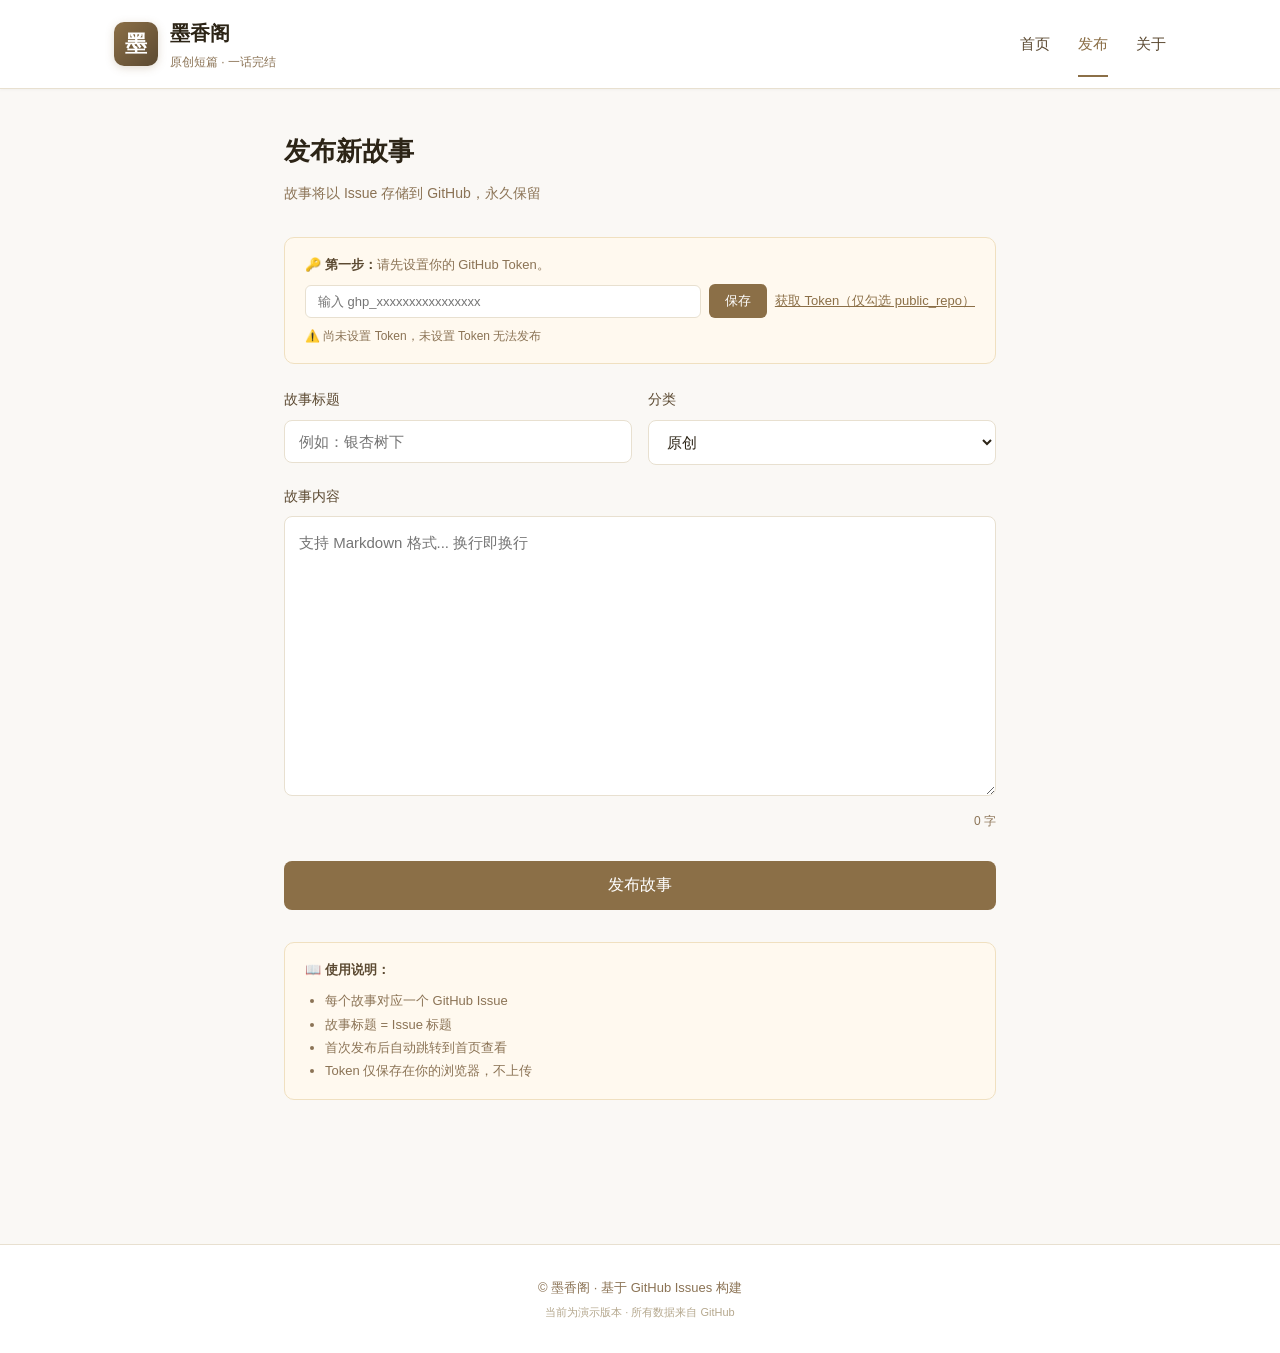
<file: publish.html>
<!DOCTYPE html>
<html lang="zh-CN">
<head>
    <meta charset="UTF-8">
    <meta name="viewport" content="width=device-width, initial-scale=1.0">
    <title>发布新故事 · 墨香阁</title>
    <link rel="stylesheet" href="css/style.css">
</head>
<body>
    <!-- 顶部导航 -->
    <header class="site-header">
        <div class="container header-inner">
            <div class="logo">
                <div class="logo-icon">墨</div>
                <div class="logo-text">
                    <h1>墨香阁</h1>
                    <p>原创短篇 · 一话完结</p>
                </div>
            </div>
            <nav class="nav-links">
                <a href="index.html">首页</a>
                <a href="publish.html" class="active">发布</a>
                <a href="index.html#about">关于</a>
            </nav>
        </div>
    </header>

    <!-- 发布表单 -->
    <main class="publish-page">
        <h2>发布新故事</h2>
        <p class="subtitle">故事将以 Issue 存储到 GitHub，永久保留</p>

        <!-- Token 设置 -->
        <div class="tips-box">
            <strong>🔑 第一步：</strong>请先设置你的 GitHub Token。<br>
            <div style="margin-top:8px;display:flex;gap:8px;align-items:center;flex-wrap:wrap;">
                <input type="text" id="token-input" placeholder="输入 ghp_xxxxxxxxxxxxxxxx" style="flex:1;min-width:200px;padding:8px 12px;border:1px solid #e8e0d0;border-radius:6px;font-size:13px;">
                <button id="save-token" style="background:#8b6f47;color:#fff;border:none;padding:8px 16px;border-radius:6px;cursor:pointer;font-size:13px;">保存</button>
                <a href="https://github.com/settings/tokens/new?scopes=public_repo" target="_blank" style="color:#8b6f47;font-size:13px;text-decoration:underline;">获取 Token（仅勾选 public_repo）</a>
            </div>
            <div id="token-status" style="margin-top:8px;font-size:12px;color:#8b7355;"></div>
        </div>

        <!-- 发布表单 -->
        <form id="publish-form">
            <div class="form-row">
                <div class="form-group">
                    <label for="story-title">故事标题</label>
                    <input type="text" id="story-title" placeholder="例如：银杏树下" maxlength="100">
                </div>
                <div class="form-group">
                    <label for="story-category">分类</label>
                    <select id="story-category">
                        <option value="原创">原创</option>
                        <option value="都市">都市</option>
                        <option value="玄幻">玄幻</option>
                        <option value="言情">言情</option>
                        <option value="科幻">科幻</option>
                        <option value="悬疑">悬疑</option>
                        <option value="历史">历史</option>
                        <option value="武侠">武侠</option>
                        <option value="其他">其他</option>
                    </select>
                </div>
            </div>

            <div class="form-group">
                <label for="story-body">故事内容</label>
                <textarea id="story-body" placeholder="支持 Markdown 格式... 换行即换行"></textarea>
                <div class="char-count"><span id="char-count">0 字</span></div>
            </div>

            <button type="submit" id="submit-btn" class="submit-btn">发布故事</button>
            <div id="status" class="status-msg" style="display:none;"></div>
        </form>

        <!-- 使用说明 -->
        <div class="tips-box" style="margin-top:32px;">
            <strong>📖 使用说明：</strong>
            <ul style="margin-left:20px;margin-top:8px;line-height:1.8;">
                <li>每个故事对应一个 GitHub Issue</li>
                <li>故事标题 = Issue 标题</li>
                <li>首次发布后自动跳转到首页查看</li>
                <li>Token 仅保存在你的浏览器，不上传</li>
            </ul>
        </div>
    </main>

    <!-- 底部 -->
    <footer class="site-footer">
        <div class="container">
            <p>© 墨香阁 · 基于 GitHub Issues 构建</p>
            <p class="footer-note">当前为演示版本 · 所有数据来自 GitHub</p>
        </div>
    </footer>

    <!-- 核心脚本 -->
    <script src="js/app.js"></script>
    <script>
        // Token 管理逻辑
        document.addEventListener('DOMContentLoaded', () => {
            const tokenInput = document.getElementById('token-input');
            const saveBtn = document.getElementById('save-token');
            const tokenStatus = document.getElementById('token-status');
            const statusEl = document.getElementById('status');

            // 显示当前 Token 状态
            const existing = localStorage.getItem('gh_token');
            if (existing) {
                tokenStatus.innerHTML = '✅ 已检测到 Token (' + existing.substring(0, 6) + '....' + existing.substring(existing.length - 4) + ')';
                tokenInput.value = existing;
            } else {
                tokenStatus.innerHTML = '⚠️ 尚未设置 Token，未设置 Token 无法发布';
            }

            saveBtn.addEventListener('click', () => {
                const val = tokenInput.value.trim();
                if (val) {
                    localStorage.setItem('gh_token', val);
                    CONFIG.token = val;
                    tokenStatus.innerHTML = '✅ Token 已保存！现在可以发布了';
                    statusEl.style.display = 'block';
                    statusEl.className = 'status-msg success';
                    statusEl.textContent = 'Token 设置成功，现在可以填写并发布故事';
                    setTimeout(() => { statusEl.style.display = 'none'; }, 3000);
                } else {
                    tokenStatus.innerHTML = '⚠️ 请输入有效的 Token';
                }
            });

            // 初始化发布功能
            app.initPublish();
        });
    </script>
</body>
</html>
</file>
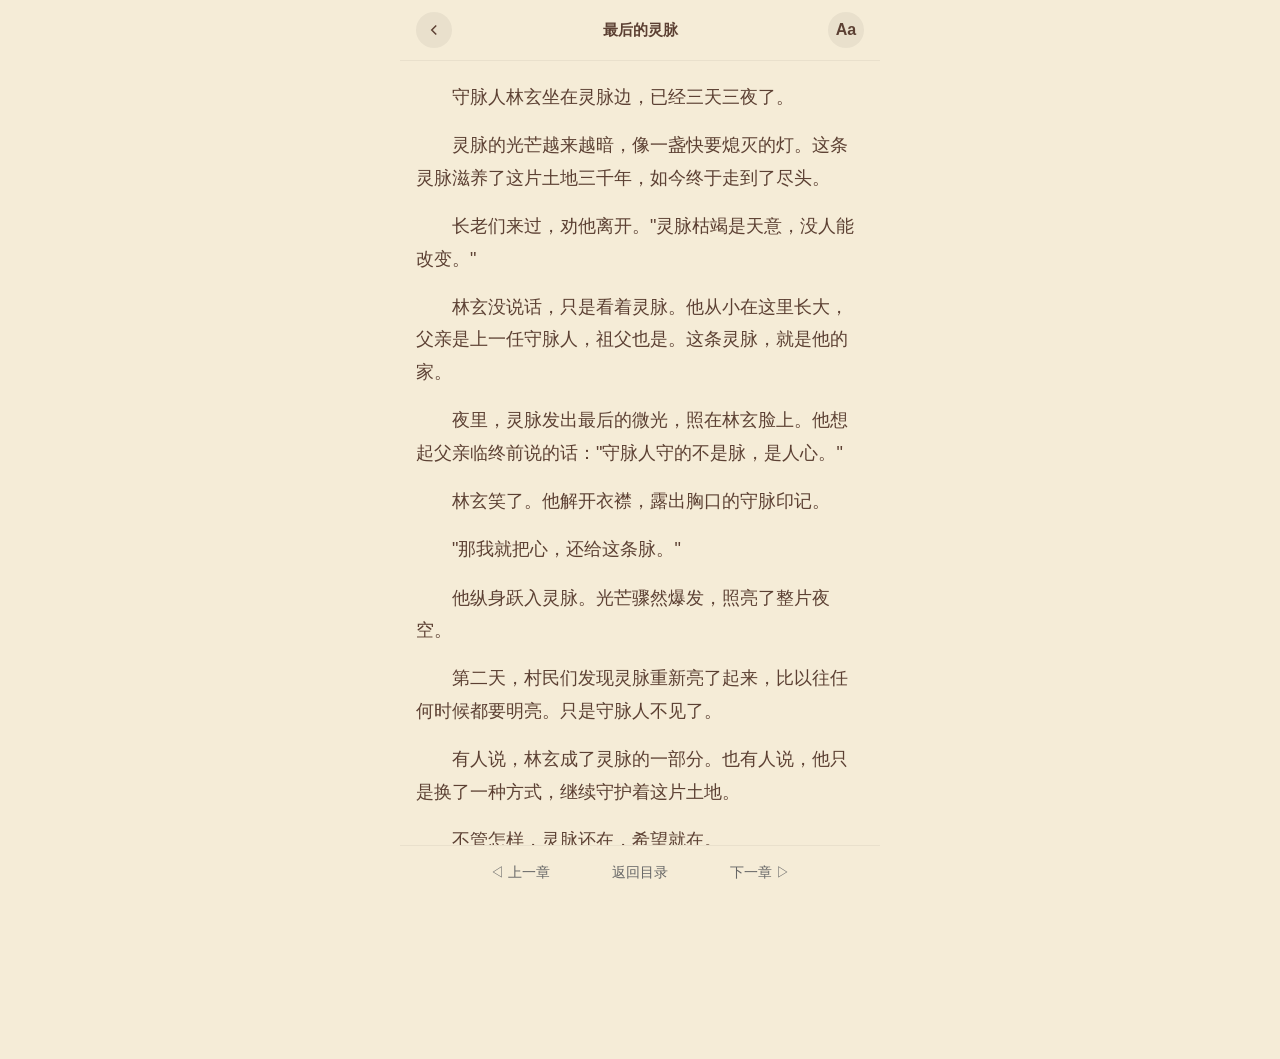
<file: reader.html>
<!DOCTYPE html>
<html lang="zh-CN">
<head>
<meta charset="UTF-8">
<meta name="viewport" content="width=device-width, initial-scale=1.0, maximum-scale=1.0, user-scalable=no">
<title>墨香阁 - 阅读器</title>
<style>
:root{
  --primary:#4A6FA5;
  --primary-light:#6B8FC5;
  --primary-dark:#3A5A8A;
  --bg:#F5F5F5;
  --white:#fff;
  --text:#333;
  --text2:#666;
  --text3:#999;
  --border:#eee;
  --success:#52c41a;
  --reader-bg:#F5ECD7;
  --reader-text:#5c4033;
}
*{margin:0;padding:0;box-sizing:border-box;-webkit-tap-highlight-color:transparent}
html,body{height:100%;font-family:-apple-system,BlinkMacSystemFont,'Segoe UI',Roboto,'Helvetica Neue',Arial,sans-serif;background:var(--reader-bg);color:var(--reader-text);overflow-x:hidden}
.reader-container{min-height:100%;max-width:480px;margin:0 auto;background:var(--reader-bg);position:relative;padding-bottom:80px}
.reader-top{position:sticky;top:0;z-index:100;background:var(--reader-bg);padding:12px 16px;display:flex;align-items:center;gap:10px;border-bottom:1px solid rgba(0,0,0,0.05)}
.back-btn{width:36px;height:36px;display:flex;align-items:center;justify-content:center;border-radius:50%;background:rgba(0,0,0,0.05);cursor:pointer;color:var(--reader-text)}
.reader-title{flex:1;text-align:center;font-size:15px;font-weight:600;overflow:hidden;text-overflow:ellipsis;white-space:nowrap}
.reader-menu-btn{width:36px;height:36px;display:flex;align-items:center;justify-content:center;border-radius:50%;background:rgba(0,0,0,0.05);cursor:pointer;font-size:16px;font-weight:600}
.reader-content{padding:20px 16px;font-size:18px;line-height:1.8}
.reader-content p{text-indent:2em;margin-bottom:16px;position:relative}
.reader-footer{position:fixed;bottom:0;left:50%;transform:translateX(-50%);width:100%;max-width:480px;background:var(--reader-bg);border-top:1px solid rgba(0,0,0,0.05);display:flex;justify-content:center;gap:30px;padding:10px 24px;padding-bottom:calc(10px + env(safe-area-inset-bottom));z-index:50}
.reader-footer button{font-size:14px;color:var(--text2);padding:8px 16px;background:transparent;border:none;cursor:pointer;border-radius:8px}
.reader-footer button:hover{background:rgba(0,0,0,0.05)}
.reader-settings{position:fixed;bottom:0;left:50%;transform:translateX(-50%);width:100%;max-width:480px;background:var(--white);border-radius:16px 16px 0 0;padding:20px 24px 30px;z-index:200;display:none;box-shadow:0 -4px 20px rgba(0,0,0,0.1);min-height:320px}
.reader-settings.show{display:block}
.reader-settings h4{font-size:16px;font-weight:700;margin-bottom:16px;color:var(--text)}
.setting-row{display:flex;align-items:center;justify-content:space-between;margin-bottom:16px}
.setting-row label{font-size:14px;color:var(--text)}
.setting-row .btns{display:flex;gap:8px}
.setting-row .btns button{width:36px;height:36px;border-radius:50%;background:var(--bg);border:none;font-size:16px;display:flex;align-items:center;justify-content:center;cursor:pointer;color:var(--text)}
.setting-row .btns button:hover{background:var(--border)}
.font-size-display{font-size:14px;min-width:40px;text-align:center;color:var(--text)}
.theme-options{display:flex;gap:10px;margin-top:8px}
.theme-option{width:50px;height:50px;border-radius:8px;cursor:pointer;border:2px solid transparent;display:flex;align-items:center;justify-content:center;font-size:12px;font-weight:600}
.theme-option.active{border-color:var(--primary)}
.theme-option.t-sepia{background:#F5ECD7;color:#5c4033}
.theme-option.t-dark{background:#1A1A1A;color:#B0B0B0}
.theme-option.t-green{background:#CCE8CF;color:#333}
.theme-option.t-white{background:#fff;color:#333;border:2px solid #ddd}
.toast{position:fixed;top:50%;left:50%;transform:translate(-50%,-50%);background:rgba(0,0,0,0.8);color:#fff;padding:12px 24px;border-radius:8px;font-size:14px;z-index:9999;opacity:0;transition:opacity .3s;pointer-events:none}
.toast.show{opacity:1}
.overlay{position:fixed;inset:0;background:rgba(0,0,0,0.3);z-index:150;display:none}
.overlay.show{display:block}
.loading{text-align:center;padding:60px 20px;color:var(--text3);font-size:14px}
.chapter-nav{display:flex;justify-content:space-between;align-items:center;padding:16px;background:var(--reader-bg);border-top:1px solid rgba(0,0,0,0.05);margin-top:20px}
.chapter-info{font-size:13px;color:var(--text3)}
</style>
</head>
<body>
<div class="reader-container" id="reader-container">
  <div class="reader-top">
    <div class="back-btn" onclick="goBack()">
      <svg width="18" height="18" viewBox="0 0 24 24" fill="none" stroke="currentColor" stroke-width="2">
        <polyline points="15 18 9 12 15 6"/>
      </svg>
    </div>
    <div class="reader-title" id="novel-title">加载中...</div>
    <div class="reader-menu-btn" onclick="toggleSettings()">Aa</div>
  </div>
  
  <div class="reader-content" id="reader-text">
    <div class="loading">正在加载小说内容...</div>
  </div>
  
  <div class="chapter-nav">
    <button onclick="prevChapter()" style="background:transparent;border:none;color:var(--text2);font-size:14px;cursor:pointer;padding:8px 12px;border-radius:8px">◁ 上一章</button>
    <div class="chapter-info" id="chapter-info">第 1 章</div>
    <button onclick="nextChapter()" style="background:transparent;border:none;color:var(--text2);font-size:14px;cursor:pointer;padding:8px 12px;border-radius:8px">下一章 ▷</button>
  </div>
</div>

<div class="reader-footer">
  <button onclick="prevChapter()">◁ 上一章</button>
  <button onclick="goBack()">返回目录</button>
  <button onclick="nextChapter()">下一章 ▷</button>
</div>

<div class="overlay" id="settings-overlay" onclick="closeSettings()"></div>
<div class="reader-settings" id="reader-settings">
  <h4>阅读设置</h4>
  <div class="setting-row">
    <label>字号</label>
    <div class="btns">
      <button onclick="changeFontSize(-1)">-</button>
      <span class="font-size-display" id="font-size-val">18</span>
      <button onclick="changeFontSize(1)">+</button>
    </div>
  </div>
  <div class="setting-row">
    <label>行距</label>
    <div class="btns">
      <button onclick="changeLineHeight(-1)">-</button>
      <span class="font-size-display" id="line-height-val">1.8</span>
      <button onclick="changeLineHeight(1)">+</button>
    </div>
  </div>
  <div class="setting-row">
    <label>主题</label>
    <div class="theme-options">
      <div class="theme-option t-white" onclick="changeTheme('white')">白</div>
      <div class="theme-option t-sepia active" onclick="changeTheme('sepia')">护眼</div>
      <div class="theme-option t-green" onclick="changeTheme('green')">绿</div>
      <div class="theme-option t-dark" onclick="changeTheme('dark')">黑</div>
    </div>
  </div>
  <div class="setting-row" style="margin-top:16px;display:none">
    <label>AI听书</label>
    <div class="btns" style="gap:4px">
      <button onclick="startTTS()" style="width:auto;padding:0 16px;background:var(--primary);color:#fff">播放</button>
      <button onclick="pauseTTS()" style="width:auto;padding:0 16px">暂停</button>
      <button onclick="stopTTS()" style="width:auto;padding:0 16px">停止</button>
    </div>
  </div>
</div>

<div class="toast" id="toast"></div>

<script>
// 小说数据
const NOVELS = [
  {id:1,title:'最后的灵脉',author:'云中岳',cat:'玄幻',words:'4200字',readTime:'8分钟',heat:'52万',desc:'世间最后一条灵脉即将枯竭，守脉人面临抉择：是让灵气消散，还是以自身为祭？',cover:0,tag:'一话完结',rating:4.8,score:96},
  {id:2,title:'深巷咖啡馆',author:'夜行风',cat:'都市',words:'5600字',readTime:'11分钟',heat:'38万',desc:'只在午夜出现的咖啡馆，来客都能遇见一个已经失去的人。但代价是什么？',cover:1,tag:'一话完结',rating:4.6,score:92},
  {id:3,title:'银杏树下',author:'月下蝶',cat:'言情',words:'4800字',readTime:'9分钟',heat:'45万',desc:'她和他在同一棵银杏树下相遇三次，跨越二十年。第三次，她终于说出了那句话。',cover:2,tag:'一话完结',rating:4.9,score:98},
  {id:4,title:'第七个房客',author:'寒夜烛',cat:'悬疑',words:'6200字',readTime:'12分钟',heat:'61万',desc:'老楼只有六层，但房东坚持说还有第七个房客。直到那天深夜，他听到了楼上的脚步声。',cover:3,tag:'一话完结',rating:4.7,score:94},
  {id:5,title:'星尘信使',author:'铁星河',cat:'科幻',words:'5100字',readTime:'10分钟',heat:'34万',desc:'一封来自四光年外的信，写满了思念。信使是光，而收信人已经不在了。',cover:4,tag:'一话完结',rating:4.5,score:90},
  {id:6,title:'断桥',author:'孤鸿影',cat:'武侠',words:'3900字',readTime:'7分钟',heat:'29万',desc:'桥已断，人已远。他等了十三年的对手终于来了，却发现对方早已握不住剑。',cover:5,tag:'一话完结',rating:4.4,score:88},
  {id:7,title:'长安月',author:'墨如烟',cat:'历史',words:'5500字',readTime:'11分钟',heat:'27万',desc:'上元夜，长安灯火如昼。一个小吏在人群中看到了不该出现的人。',cover:6,tag:'一话完结',rating:4.3,score:86},
  {id:8,title:'镜中人',author:'雾中灯',cat:'悬疑',words:'4700字',readTime:'9分钟',heat:'55万',desc:'镜子里的自己开始做不同的动作，起初只是细微的差异，直到有一天它冲她笑了。',cover:7,tag:'一话完结',rating:4.8,score:96},
  {id:9,title:'最后一局',author:'棋中仙',cat:'都市',words:'4300字',readTime:'8分钟',heat:'41万',desc:'退休棋手在公园里遇到一个少年，下了一盘改变两人命运的棋。',cover:8,tag:'一话完结',rating:4.5,score:90},
  {id:10,title:'人间蒸发',author:'寒夜烛',cat:'悬疑',words:'5800字',readTime:'11分钟',heat:'48万',desc:'三个互不相识的人，同一天在同一座城市消失。唯一的线索是他们都收到了同一封邮件。',cover:9,tag:'一话完结',rating:4.6,score:92},
  {id:11,title:'归途',author:'晚风吟',cat:'言情',words:'3600字',readTime:'7分钟',heat:'33万',desc:'异国他乡的机场，她遇到了十年前不告而别的初恋。十小时的航班，他们终于把话说完了。',cover:10,tag:'一话完结',rating:4.4,score:88},
  {id:12,title:'代码幽灵',author:'铁星河',cat:'科幻',words:'5400字',readTime:'10分钟',heat:'37万',desc:'程序员发现代码库中有一段没人写过的代码，运行后输出了他已故母亲的留言。',cover:11,tag:'一话完结',rating:4.7,score:94},
  {id:13,title:'烽火家书',author:'折扇先生',cat:'历史',words:'4100字',readTime:'8分钟',heat:'25万',desc:'一封寄不出的家书，在战火中辗转了四十年。当它终于到达时，收信人的孙子打开了它。',cover:12,tag:'一话完结',rating:4.2,score:84},
  {id:14,title:'雨夜来客',author:'夜行风',cat:'都市',words:'3200字',readTime:'6分钟',heat:'30万',desc:'暴雨夜，一个陌生人敲门借电话。他打完电话后说了一句：谢谢你，我们不会再见了。',cover:13,tag:'一话完结',rating:4.3,score:86},
  {id:15,title:'剑意',author:'剑归宗',cat:'武侠',words:'4500字',readTime:'9分钟',heat:'36万',desc:'师父说剑意不可传，但他用一生去悟。直到师父离世那天，他终于听懂了风声。',cover:14,tag:'一话完结',rating:4.6,score:92},
  {id:16,title:'时间商店',author:'雾中灯',cat:'科幻',words:'5900字',readTime:'12分钟',heat:'44万',desc:'巷子深处有一家可以买卖时间的商店。她用十年寿命换回了母亲最后一天的清醒。',cover:15,tag:'一话完结',rating:4.8,score:96}
];

// 小说内容
const STORIES = {
1:'<p>守脉人林玄坐在灵脉边，已经三天三夜了。</p><p>灵脉的光芒越来越暗，像一盏快要熄灭的灯。这条灵脉滋养了这片土地三千年，如今终于走到了尽头。</p><p>长老们来过，劝他离开。"灵脉枯竭是天意，没人能改变。"</p><p>林玄没说话，只是看着灵脉。他从小在这里长大，父亲是上一任守脉人，祖父也是。这条灵脉，就是他的家。</p><p>夜里，灵脉发出最后的微光，照在林玄脸上。他想起父亲临终前说的话："守脉人守的不是脉，是人心。"</p><p>林玄笑了。他解开衣襟，露出胸口的守脉印记。</p><p>"那我就把心，还给这条脉。"</p><p>他纵身跃入灵脉。光芒骤然爆发，照亮了整片夜空。</p><p>第二天，村民们发现灵脉重新亮了起来，比以往任何时候都要明亮。只是守脉人不见了。</p><p>有人说，林玄成了灵脉的一部分。也有人说，他只是换了一种方式，继续守护着这片土地。</p><p>不管怎样，灵脉还在，希望就在。</p>',
2:'<p>午夜十二点，巷子深处的咖啡馆准时亮起了灯。</p><p>陈默推开门，风铃发出清脆的响声。店里只有一个客人，坐在靠窗的位置，背对着他。</p><p>"你来了。"客人转过身，是陈默去世三年的妻子。</p><p>陈默的眼泪一下子就下来了。</p><p>他们聊了很久，聊她走后的日子，聊他一个人怎么过的，聊那些没来得及说的话。</p><p>天快亮的时候，妻子站起来："我该走了。"</p><p>"能不走吗？"陈默抓住她的手，手是凉的。</p><p>妻子笑了："每个人只能来一次。这是规则。"</p><p>她走到门口，回头说："好好活着，我在那边等你。"</p><p>门关上了。陈默发现桌上放着一张纸条，是妻子的笔迹："咖啡钱，用你三年的思念付过了。"</p><p>他走出咖啡馆，天已经亮了。回头看，巷子空空如也，根本没有什么咖啡馆。</p><p>但陈默知道，那不是梦。</p>',
3:'<p>第一次相遇，她八岁，他十岁。</p><p>银杏叶落了一地，她蹲在树下捡叶子，他跑过来撞了她一下。"对不起！"他红着脸说。</p><p>第二次相遇，她十八岁，他二十岁。</p><p>同一棵银杏树下，她在看书，他走过来："好久不见。"</p><p>他们聊了一下午，夕阳把影子拉得很长。临走时，他想说什么，最终还是没说出口。</p><p>第三次相遇，她三十八岁，他四十岁。</p><p>还是那棵银杏树，叶子黄了又绿，绿了又黄，二十年过去了。</p><p>他先开口："这些年，我一直在等你。"</p><p>她看着他，眼泪流了下来："我也是。"</p><p>有些话，跨越二十年，终于说出口了。</p><p>有些爱，从来没有变过。</p>',
4:'<p>老张搬进老楼的第一天，房东就跟他说："我们楼只有六层。"</p><p>老张点点头，没在意。</p><p>但每天深夜，他都能听到楼上传来脚步声，很轻，一步一步，从走廊这头走到那头。</p><p>他去问邻居，邻居都说没听到。"我们这楼只有六层，你住六楼，上面哪有人？"</p><p>老张害怕了，去找房东。房东叹了口气，终于说了实话。</p><p>"三十年前，七楼住着一个女孩，火灾的时候没跑出来。从那以后，七楼就封了。"</p><p>"那为什么说只有六层？"</p><p>"因为她还在。"房东看着老张，"她不害人，就是想回家看看。"</p><p>那天晚上，老张又听到了脚步声。他没有害怕，只是对着天花板轻轻说了一句："欢迎回家。"</p><p>脚步声停了。</p><p>从那以后，脚步声再也没有出现过。</p>',
5:'<p>信使号飞船航行了四年，终于到达地球。</p><p>这是一封来自半人马座α星的信，写信人是一位宇航员，收信人是他的妻子。</p><p>信写得很长，写了他看到的星空，写了他遇到的奇迹，写了他对她的思念。</p><p>"亲爱的，当你收到这封信的时候，我已经不在了。飞船的能源只够把信送回去，不够我返航。"</p><p>"但没关系，这封信以光速飞行，穿越了四光年的距离，就像我穿越时空来见你。"</p><p>"我爱你，从过去到未来，永远。"</p><p>妻子读完信，泪流满面。她把信放在胸口，仿佛能感受到丈夫的温度。</p><p>光走了四年，把思念带到了她身边。</p><p>爱，比光更快。</p>',
6:'<p>断桥边，他等了十三年。</p><p>十三年前，他和对手在这里约战，对方说："等我练成绝世剑法，再来和你一决高下。"</p><p>他等啊等，从少年等到中年，头发都白了。</p><p>终于有一天，一个年轻人来到断桥边。</p><p>"你就是等我师父的那个人？"</p><p>他点点头。</p><p>"师父三年前就走了。"年轻人拿出一把剑，"他临终前说，这把剑交给你，他认输了。"</p><p>他接过剑，剑很轻，像一片羽毛。</p><p>"他为什么不亲自来？"</p><p>"师父得了重病，连剑都握不住了。"年轻人说，"他说，与其让你看到他狼狈的样子，不如让你永远记得当年那个意气风发的他。"</p><p>他站在断桥边，风吹起他的白发。</p><p>十三年的等待，等来的不是一场决战，而是一句迟到的道歉。</p><p>他把剑扔进河里。</p><p>桥断了，人也走了。还有什么好争的呢？</p>',
7:'<p>上元夜，长安灯火如昼。</p><p>小吏李文走在人群中，忽然看到了一个熟悉的身影。</p><p>那是他十年前去世的妻子。</p><p>她穿着当年的衣服，手里提着一盏花灯，在人群中笑着。</p><p>李文追过去，穿过熙熙攘攘的人群，终于抓住了她的手。</p><p>"你怎么来了？"妻子惊讶地看着他。</p><p>"我想你。"李文的眼泪流了下来。</p><p>妻子笑了，伸手擦去他的眼泪："今天是上元节，阎王放我们回来看看。天一亮就要回去了。"</p><p>他们手牵着手，在长安的灯火中走着，像当年一样。</p><p>天快亮的时候，妻子停下脚步："我该走了。"</p><p>"能不走吗？"</p><p>"人鬼殊途。"妻子抱了抱他，"好好活着，每年上元夜，我都会来看你。"</p><p>她消失在晨光中。</p><p>李文站在原地，手里还留着她的温度。</p><p>长安的灯火灭了，但他心里的灯，永远亮着。</p>',
8:'<p>林晓发现镜子里的自己不对劲，是从一个月前开始的。</p><p>起初只是细微的差异——她抬手，镜子里的自己慢了半拍。</p><p>她以为是错觉，没在意。</p><p>但情况越来越严重。她笑的时候，镜子里的自己不笑。她转身的时候，镜子里的自己还在看着她。</p><p>林晓害怕了，用布把镜子蒙了起来。</p><p>那天夜里，她听到镜子里传来敲击声。</p><p>她鼓起勇气，掀开布。镜子里的自己正对着她笑，笑得很诡异。</p><p>"你终于发现了。"镜子里的人说，"我在里面待了太久，想出来换换。"</p><p>"你是谁？"</p><p>"我就是你啊。"镜子里的人说，"只是，你是活在现实里的我，我是活在镜子里的你。"</p><p>那天晚上，林晓做了一个决定。</p><p>第二天，朋友来找她，发现她站在镜子前，对着镜子笑。</p><p>没有人知道，镜子里和镜子外，已经换了人。</p>',
9:'<p>退休棋手老周每天都去公园下棋。</p><p>那天，一个少年坐在他对面："老爷爷，我跟你下一盘。"</p><p>老周笑了："好啊。"</p><p>少年的棋下得很好，老周使出了全力，才勉强赢了半目。</p><p>"你棋下得不错。"老周说。</p><p>"是爷爷教得好。"少年说，"我爷爷说，他这辈子最佩服的棋手就是您。"</p><p>"你爷爷是？"</p><p>"我爷爷叫陈峰。"</p><p>老周愣住了。陈峰是他当年的手下败将，因为输了那盘棋，再也不下棋了。</p><p>"我爷爷临终前说，当年那盘棋，他是故意输的。"少年说，"他说您那时候家里出事，需要赢那盘棋拿奖金给孩子治病。"</p><p>老周的眼泪流了下来。</p><p>三十年前的那盘棋，他以为是自己赢了，没想到是对方让了他。</p><p>一盘棋，改变了两个人的命运。</p><p>老周看着少年，笑了："来，再教你几手。"</p>',
10:'<p>三个人，同一天，在同一座城市消失了。</p><p>第一个是出租车司机，最后一个乘客说他去了海边。</p><p>第二个是摄影师，相机里最后一张照片是铁路的尽头。</p><p>第三个是大学生，日记的最后一页写着："她在等我。"</p><p>警察查了很久，没有任何线索。</p><p>直到一年后，有人在海边发现了一条旧船，船上放着三样东西：一个出租车司机的帽子，一个摄影师的相机，一本大学生的日记。</p><p>日记里夹着一张照片，是一个女孩的黑白照片。</p><p>警察终于明白了。</p><p>很多年前，有个女孩在铁路边被出租车撞死了，司机逃逸，路过的摄影师拍了照却没报警，大学生是她的男朋友，没能救她。</p><p>三个人的消失，串起了一段尘封的往事。</p><p>他们都收到了同一封邮件，邮件里只有一句话："她在海边等你们。"</p>',
11:'<p>机场，林可遇到了陆声。</p><p>十年没见，他瘦了，眼神也变了。</p><p>"好巧。"他说。</p><p>是啊，好巧。十年前，他也是这么说的。</p><p>十小时的航班，他们聊了很多。聊当年的不辞而别，聊这些年的经历，聊那些没说出口的话。</p><p>"当年为什么走？"林可终于问了。</p><p>"我那时候什么都没有，给不了你未来。"陆声说，"我以为等我有了一切，就能回来找你。"</p><p>"那现在呢？"</p><p>"现在我有了一切，却发现最重要的东西，早就丢了。"</p><p>飞机降落了。</p><p>"到了之后，能请你喝杯咖啡吗？"陆声说，"不是复合，就是想好好说声再见。"</p><p>林可看着他，点了点头。</p><p>十年的时间，足够把很多话说清楚。</p><p>有些再见，需要一次重逢，才能说出口。</p>',
12:'<p>林远在代码里发现了一段奇怪的函数。</p><p>函数名是last_words_from_mom。</p><p>没有人写过这段代码，它就像凭空出现的一样。</p><p>林远运行了这段函数。</p><p>终端输出了一行字："小远，妈知道你忙，不怪你。冰箱里给你留了饺子，记得煮了吃。"</p><p>林远的眼泪一下子就下来了。</p><p>母亲三个月前去世了，最后一条语音就是这个。</p><p>他逐行阅读这段代码，注释的语气，和母亲说话的语气一模一样。</p><p>第二次运行，输出："阳台上的花该浇水了，你总是忘。"</p><p>第三次运行，输出："周末别老加班，出去走走，看看太阳。"</p><p>林远哭了很久。</p><p>他把这段代码复制下来，命名为mom.js。</p><p>然后他下楼，买了一袋饺子。</p><p>也许，母亲的思念，找到了一种他能读懂的语言。</p>',
13:'<p>一封信，走了四十年才到达。</p><p>收信人是赵春生，但他已经不在了。他的孙子赵明接过了这封信。</p><p>信是1943年写的，写信人是赵守义，赵春生的发小。</p><p>"春生吾兄：别来无恙？上次见面还是民国二十六年，你送我上火车的那天。"</p><p>"我在滇西，一切还好，只是想家。昨日梦见赵家村的柿子树又红了。"</p><p>"如果我回不去，替我去看看我娘。还有，那壶酒，你先替我存着。"</p><p>赵明翻了族谱。赵守义1943年阵亡，年仅二十二岁。</p><p>而赵春生，临终前一直在说："守义说回来喝的，我等等他。"</p><p>他等了三十五年，没有等到。</p><p>赵明把信放在爷爷的遗像前，倒了两杯酒。</p><p>"守义爷爷，我爷爷等了您三十五年。这杯酒，他替您存了一辈子。"</p><p>酒香在老屋里弥漫，像跨越时光的拥抱。</p>',
14:'<p>暴雨夜，有人敲陈生的门。</p><p>是个陌生男人，浑身湿透。</p><p>"能借个电话吗？我手机没电了。"</p><p>陈生把手机递给他。</p><p>男人拨了三个号码，都没人接。最后一次，他对着电话说："喂，是我。不用回了，就是想跟你说一声——我很好。"</p><p>然后他挂了电话，笑了笑："谢谢你。我们不会再见了。"</p><p>他走进雨里，消失了。</p><p>陈生后来才知道，这个人叫周海，三年前就住在这间屋子里。</p><p>那天晚上，他心梗发作，拨了三个电话都没人接，一个人死在了客厅。</p><p>三个未接来电——打给前妻、打给弟弟、打给一个老朋友。</p><p>陈生站在门口，看着雨幕。</p><p>然后他拿出手机，给很久没联系的家人，逐个打了电话。</p><p>每一个，都接了。</p>',
15:'<p>师父说，剑意不可传，只能悟。</p><p>叶沉上山十年，只学了一件事：握剑。</p><p>他每天练剑六个小时，从春到冬。但他知道，那只是技巧，不是剑意。</p><p>他见过师父出剑，很慢，但那一剑，让整座山的鸟都安静了。</p><p>师父走的那天，是个大风天。</p><p>"剑意在哪里？"叶沉问。</p><p>师父笑了："在风里。你听到了吗？"</p><p>然后他闭上了眼睛。</p><p>叶沉在山上又住了一年，每天听风。</p><p>直到某个黄昏，他随手拔出剑，在院中舞了一遍。</p><p>剑划过空气的时候，他听到了。</p><p>不是风声，是一个声音——像师父在说"好"。</p><p>叶沉泪流满面。</p><p>剑意不在剑里，不在风里，在一个人的心里。</p><p>他收剑入鞘，下山去了。</p><p>从此再没有人见他拔过剑，但所有遇见他的人都说，这个人身上，有一种很安静的力量。</p>',
16:'<p>时间商店，只在深夜开门。</p><p>苏瑶走进去，店里只有一面墙的钟，和一位老人。</p><p>"这里可以买卖时间。"老人说，"买来的时间加在你的寿命上，卖掉的时间从你身上扣除。"</p><p>苏瑶想起了母亲。阿尔茨海默症，已经不认识她了。</p><p>"我想买一天。"她说，"只要她清醒一天。"</p><p>"价格是十年。"</p><p>苏瑶没有犹豫："成交。"</p><p>第二天早上，母亲睁开眼，叫了她的名字。</p><p>那一天，她们聊了很多。母亲记得所有的事——她小时候怕打雷，中学时暗恋过班长，工作后第一次加薪请全家吃了火锅。</p><p>傍晚，母亲拉着她的手："小瑶，妈知道自己糊涂了三年。别怪妈。"</p><p>"我不怪你。"苏瑶哽咽着，"从来没有。"</p><p>太阳落山了，母亲的眼神慢慢变得涣散。</p><p>最后一刻，她说："要好好活着，替我多看看这个世界。"</p><p>苏瑶的白发多了几根——那是十年寿命的代价。</p><p>但她从不后悔。</p><p>十年换一天，值了。</p>'
};

// 阅读器设置
let readerSettings = JSON.parse(localStorage.getItem('moxiang_reader') || '{"fontSize":18,"lineHeight":1.8,"theme":"sepia"}');
let currentNovelId = null;
let ttsUtterance = null;

// 获取URL参数
function getUrlParam(name) {
  const urlParams = new URLSearchParams(window.location.search);
  return urlParams.get(name);
}

// 获取小说
function getNovel(id) {
  return NOVELS.find(n => String(n.id) === String(id));
}

// 初始化
function init() {
  const novelId = getUrlParam('id') || 1;
  loadNovel(novelId);
  applyReaderSettings();
}

// 加载小说
function loadNovel(novelId) {
  currentNovelId = parseInt(novelId);
  const novel = getNovel(novelId);
  
  if (!novel) {
    document.getElementById('novel-title').textContent = '小说不存在';
    document.getElementById('reader-text').innerHTML = '<div class="loading">小说不存在</div>';
    return;
  }
  
  document.getElementById('novel-title').textContent = novel.title;
  
  const story = STORIES[novelId] || '';
  const paragraphs = story.includes('<p>') ? 
    story.replace(/<\/p>/g, '</p>\n').split('\n').filter(p => p.trim()) : 
    story.split('\n').filter(p => p.trim());
  
  let html = '';
  paragraphs.forEach((p, i) => {
    html += '<p>' + p.replace(/^<p>|<\/p>$/g, '') + '</p>';
  });
  
  document.getElementById('reader-text').innerHTML = html;
  document.getElementById('chapter-info').textContent = '第 1 章 / 共 1 章';
}

// 返回
function goBack() {
  if (window.history.length > 1) {
    window.history.back();
  } else {
    window.location.href = 'index.html';
  }
}

// 上一章
function prevChapter() {
  if (currentNovelId <= 1) {
    showToast('已经是第一章了');
    return;
  }
  loadNovel(currentNovelId - 1);
  window.scrollTo(0, 0);
}

// 下一章
function nextChapter() {
  if (currentNovelId >= NOVELS.length) {
    showToast('已经是最后一章了');
    return;
  }
  loadNovel(currentNovelId + 1);
  window.scrollTo(0, 0);
}

// 显示设置
function toggleSettings() {
  document.getElementById('reader-settings').classList.toggle('show');
  document.getElementById('settings-overlay').classList.toggle('show');
}

// 关闭设置
function closeSettings() {
  document.getElementById('reader-settings').classList.remove('show');
  document.getElementById('settings-overlay').classList.remove('show');
}

// 改变字号
function changeFontSize(d) {
  readerSettings.fontSize = Math.max(12, Math.min(32, readerSettings.fontSize + d));
  localStorage.setItem('moxiang_reader', JSON.stringify(readerSettings));
  applyReaderSettings();
}

// 改变行距
function changeLineHeight(d) {
  readerSettings.lineHeight = Math.max(1.2, Math.min(2.5, readerSettings.lineHeight + d * 0.1));
  localStorage.setItem('moxiang_reader', JSON.stringify(readerSettings));
  applyReaderSettings();
}

// 改变主题
function changeTheme(theme) {
  readerSettings.theme = theme;
  localStorage.setItem('moxiang_reader', JSON.stringify(readerSettings));
  applyReaderSettings();
  
  // 更新主题按钮状态
  document.querySelectorAll('.theme-option').forEach(el => el.classList.remove('active'));
  document.querySelector('.theme-option.t-' + theme).classList.add('active');
}

// 应用阅读设置
function applyReaderSettings() {
  const rc = document.getElementById('reader-text');
  const container = document.getElementById('reader-container');
  
  rc.style.fontSize = readerSettings.fontSize + 'px';
  rc.style.lineHeight = readerSettings.lineHeight;
  
  const themes = {
    white: { bg: '#fafafa', text: '#333' },
    sepia: { bg: '#F5ECD7', text: '#5c4033' },
    green: { bg: '#CCE8CF', text: '#333' },
    dark: { bg: '#1A1A1A', text: '#B0B0B0' }
  };
  
  const th = themes[readerSettings.theme] || themes.sepia;
  container.style.background = th.bg;
  container.style.color = th.text;
  rc.style.background = th.bg;
  rc.style.color = th.text;
  
  document.getElementById('font-size-val').textContent = readerSettings.fontSize;
  document.getElementById('line-height-val').textContent = readerSettings.lineHeight.toFixed(1);
  
  // 更新主题按钮状态
  document.querySelectorAll('.theme-option').forEach(el => el.classList.remove('active'));
  const activeTheme = document.querySelector('.theme-option.t-' + readerSettings.theme);
  if (activeTheme) activeTheme.classList.add('active');
}

// AI听书
function startTTS() {
  if (!window.speechSynthesis) {
    showToast('浏览器不支持语音播放');
    return;
  }
  
  const text = document.getElementById('reader-text').innerText || '';
  if (!text) {
    showToast('没有可朗读内容');
    return;
  }
  
  window.speechSynthesis.cancel();
  ttsUtterance = new SpeechSynthesisUtterance(text);
  ttsUtterance.lang = 'zh-CN';
  ttsUtterance.rate = 1;
  window.speechSynthesis.speak(ttsUtterance);
  showToast('开始AI听书');
}

function pauseTTS() {
  if (window.speechSynthesis) {
    if (window.speechSynthesis.paused) {
      window.speechSynthesis.resume();
      showToast('继续播放');
    } else {
      window.speechSynthesis.pause();
      showToast('已暂停');
    }
  }
}

function stopTTS() {
  if (window.speechSynthesis) {
    window.speechSynthesis.cancel();
    showToast('已停止');
  }
}

// 提示
function showToast(msg) {
  const t = document.getElementById('toast');
  t.textContent = msg;
  t.classList.add('show');
  setTimeout(() => t.classList.remove('show'), 2000);
}

// 初始化
window.onload = init;
</script>
</body>
</html>
</file>
<file: css/style.css>
/* ===== 基础样式 ===== */
* {
    margin: 0;
    padding: 0;
    box-sizing: border-box;
}

body {
    font-family: -apple-system, BlinkMacSystemFont, "PingFang SC", "Microsoft YaHei", sans-serif;
    background: #faf8f5;
    color: #2c2416;
    line-height: 1.7;
    min-height: 100vh;
}

.container {
    max-width: 1100px;
    margin: 0 auto;
    padding: 0 24px;
}

/* ===== 顶部导航 ===== */
.site-header {
    background: #fff;
    border-bottom: 1px solid #e8e0d0;
    position: sticky;
    top: 0;
    z-index: 100;
    box-shadow: 0 1px 3px rgba(0, 0, 0, 0.04);
}

.header-inner {
    display: flex;
    align-items: center;
    justify-content: space-between;
    padding: 16px 24px;
}

.logo {
    display: flex;
    align-items: center;
    gap: 12px;
}

.logo-icon {
    width: 44px;
    height: 44px;
    background: linear-gradient(135deg, #8b6f47 0%, #5c4a32 100%);
    color: #fff;
    border-radius: 10px;
    display: flex;
    align-items: center;
    justify-content: center;
    font-size: 22px;
    font-weight: bold;
    box-shadow: 0 2px 8px rgba(139, 111, 71, 0.25);
}

.logo-text h1 {
    font-size: 20px;
    color: #2c2416;
    margin-bottom: 2px;
}

.logo-text p {
    font-size: 12px;
    color: #8b7355;
    margin: 0;
}

.nav-links {
    display: flex;
    gap: 28px;
}

.nav-links a {
    color: #5c4a32;
    text-decoration: none;
    font-size: 15px;
    transition: color 0.2s;
    position: relative;
}

.nav-links a:hover,
.nav-links a.active {
    color: #8b6f47;
}

.nav-links a.active::after {
    content: '';
    position: absolute;
    bottom: -20px;
    left: 0;
    right: 0;
    height: 2px;
    background: #8b6f47;
}

/* ===== Hero 区域 ===== */
.hero {
    text-align: center;
    padding: 50px 24px 30px;
    background: linear-gradient(180deg, #fff 0%, #faf8f5 100%);
    border-bottom: 1px solid #f0e8d8;
}

.hero h2 {
    font-size: 32px;
    color: #2c2416;
    margin-bottom: 12px;
    letter-spacing: 2px;
}

.hero p {
    font-size: 15px;
    color: #8b7355;
    margin: 0;
}

/* ===== 分类标签 ===== */
.categories {
    display: flex;
    gap: 10px;
    flex-wrap: wrap;
    justify-content: center;
    padding: 28px 24px;
}

.cat-tag {
    padding: 8px 18px;
    background: #fff;
    border: 1px solid #e8e0d0;
    border-radius: 20px;
    font-size: 14px;
    color: #5c4a32;
    cursor: pointer;
    transition: all 0.2s;
}

.cat-tag:hover {
    border-color: #8b6f47;
    color: #8b6f47;
}

.cat-tag.active {
    background: #8b6f47;
    color: #fff;
    border-color: #8b6f47;
}

/* ===== 故事卡片 ===== */
main.container {
    padding: 20px 24px 60px;
}

#article-list {
    display: grid;
    grid-template-columns: repeat(auto-fill, minmax(320px, 1fr));
    gap: 20px;
    min-height: 200px;
}

.card {
    background: #fff;
    border-radius: 14px;
    padding: 24px;
    border: 1px solid #ece4d4;
    transition: all 0.3s ease;
    cursor: pointer;
    position: relative;
}

.card:hover {
    transform: translateY(-4px);
    box-shadow: 0 8px 24px rgba(139, 111, 71, 0.12);
    border-color: #d4c8b0;
}

.card::before {
    content: '✦';
    position: absolute;
    top: 16px;
    right: 20px;
    color: #d4c8b0;
    font-size: 12px;
}

.card h3 {
    font-size: 18px;
    color: #2c2416;
    margin-bottom: 10px;
    line-height: 1.4;
}

.card .meta {
    font-size: 13px;
    color: #8b7355;
    margin-bottom: 12px;
    display: flex;
    align-items: center;
    gap: 10px;
    flex-wrap: wrap;
}

.card .meta .category-badge {
    display: inline-block;
    padding: 2px 10px;
    background: #f5efe4;
    color: #8b6f47;
    border-radius: 10px;
    font-size: 12px;
}

.card .excerpt {
    color: #5c4a32;
    font-size: 14px;
    line-height: 1.7;
    margin-bottom: 16px;
    display: -webkit-box;
    -webkit-line-clamp: 3;
    -webkit-box-orient: vertical;
    overflow: hidden;
}

.card .read-btn {
    background: #8b6f47;
    color: #fff;
    border: none;
    padding: 8px 18px;
    border-radius: 6px;
    font-size: 14px;
    cursor: pointer;
    transition: background 0.2s;
}

.card .read-btn:hover {
    background: #6f5938;
}

/* ===== 加载状态 ===== */
.loading {
    grid-column: 1 / -1;
    text-align: center;
    padding: 60px 20px;
    color: #8b7355;
}

.spinner {
    width: 36px;
    height: 36px;
    border: 3px solid #f0e8d8;
    border-top-color: #8b6f47;
    border-radius: 50%;
    margin: 0 auto 16px;
    animation: spin 0.8s linear infinite;
}

@keyframes spin {
    to { transform: rotate(360deg); }
}

.error-msg {
    grid-column: 1 / -1;
    text-align: center;
    padding: 40px;
    background: #fff5f5;
    border: 1px solid #f5d4d4;
    border-radius: 12px;
    color: #b43d3d;
}

.empty-msg {
    grid-column: 1 / -1;
    text-align: center;
    padding: 60px 20px;
    color: #8b7355;
    font-size: 15px;
}

/* ===== 加载更多 ===== */
.controls {
    text-align: center;
    margin: 40px 0 20px;
}

#load-more {
    background: #fff;
    color: #8b6f47;
    border: 1px solid #d4c8b0;
    padding: 10px 28px;
    border-radius: 20px;
    font-size: 14px;
    cursor: pointer;
    transition: all 0.2s;
}

#load-more:hover {
    background: #8b6f47;
    color: #fff;
    border-color: #8b6f47;
}

#load-more:disabled {
    opacity: 0.5;
    cursor: not-allowed;
}

/* ===== 详情弹窗 ===== */
.modal {
    display: none;
    position: fixed;
    top: 0;
    left: 0;
    width: 100%;
    height: 100%;
    background: rgba(44, 36, 22, 0.6);
    z-index: 1000;
    animation: fadeIn 0.2s;
}

.modal-content {
    background: #faf8f5;
    margin: 5% auto;
    padding: 40px 50px;
    width: 90%;
    max-width: 720px;
    max-height: 85vh;
    overflow-y: auto;
    border-radius: 16px;
    position: relative;
    animation: slideIn 0.3s;
    box-shadow: 0 20px 60px rgba(0, 0, 0, 0.3);
}

.close {
    position: absolute;
    right: 24px;
    top: 18px;
    font-size: 32px;
    cursor: pointer;
    color: #8b7355;
    font-weight: normal;
    line-height: 1;
    transition: color 0.2s;
}

.close:hover {
    color: #5c4a32;
}

#modal-body h2 {
    font-size: 28px;
    color: #2c2416;
    margin-bottom: 12px;
    line-height: 1.4;
    padding-right: 40px;
}

#modal-body .meta {
    font-size: 14px;
    color: #8b7355;
    margin-bottom: 30px;
    padding-bottom: 20px;
    border-bottom: 1px solid #e8e0d0;
}

#modal-body .content {
    color: #2c2416;
    font-size: 16px;
    line-height: 2;
}

#modal-body .content h1,
#modal-body .content h2,
#modal-body .content h3 {
    margin: 24px 0 12px;
    color: #2c2416;
}

#modal-body .content h1 { font-size: 22px; }
#modal-body .content h2 { font-size: 20px; }
#modal-body .content h3 { font-size: 18px; }

#modal-body .content p {
    margin: 14px 0;
}

#modal-body .content img {
    max-width: 100%;
    border-radius: 8px;
    margin: 16px 0;
}

#modal-body .content b,
#modal-body .content strong {
    font-weight: 600;
    color: #5c4a32;
}

@keyframes fadeIn {
    from { opacity: 0; }
    to { opacity: 1; }
}

@keyframes slideIn {
    from { transform: translateY(-20px); opacity: 0; }
    to { transform: translateY(0); opacity: 1; }
}

/* ===== 发布页面 ===== */
.publish-page {
    max-width: 760px;
    margin: 0 auto;
    padding: 40px 24px 80px;
}

.publish-page h2 {
    font-size: 26px;
    color: #2c2416;
    margin-bottom: 8px;
}

.publish-page .subtitle {
    color: #8b7355;
    margin-bottom: 32px;
    font-size: 14px;
}

.form-group {
    margin-bottom: 20px;
}

.form-group label {
    display: block;
    margin-bottom: 8px;
    color: #5c4a32;
    font-size: 14px;
    font-weight: 500;
}

.form-group input,
.form-group textarea,
.form-group select {
    width: 100%;
    padding: 12px 14px;
    border: 1px solid #e8e0d0;
    border-radius: 8px;
    font-size: 15px;
    font-family: inherit;
    background: #fff;
    color: #2c2416;
    transition: border-color 0.2s;
}

.form-group input:focus,
.form-group textarea:focus,
.form-group select:focus {
    outline: none;
    border-color: #8b6f47;
}

.form-group textarea {
    min-height: 280px;
    resize: vertical;
    line-height: 1.8;
}

.form-row {
    display: grid;
    grid-template-columns: 1fr 1fr;
    gap: 16px;
}

.char-count {
    text-align: right;
    font-size: 12px;
    color: #8b7355;
    margin-top: 6px;
}

.submit-btn {
    background: #8b6f47;
    color: #fff;
    border: none;
    padding: 14px 36px;
    border-radius: 8px;
    font-size: 16px;
    cursor: pointer;
    transition: background 0.2s;
    width: 100%;
    margin-top: 10px;
}

.submit-btn:hover {
    background: #6f5938;
}

.submit-btn:disabled {
    opacity: 0.5;
    cursor: not-allowed;
}

.tips-box {
    background: #fff9ef;
    border: 1px solid #f0e0c0;
    border-radius: 10px;
    padding: 16px 20px;
    margin-bottom: 24px;
    font-size: 13px;
    color: #8b7355;
    line-height: 1.7;
}

.tips-box strong {
    color: #5c4a32;
}

.status-msg {
    padding: 14px 20px;
    border-radius: 8px;
    margin-top: 20px;
    font-size: 14px;
}

.status-msg.success {
    background: #e8f5e9;
    color: #3d7a3d;
    border: 1px solid #c8e6c9;
}

.status-msg.error {
    background: #f5e8e8;
    color: #b43d3d;
    border: 1px solid #f0d4d4;
}

.status-msg.info {
    background: #e8f0fa;
    color: #3d5a8b;
    border: 1px solid #c8d8e6;
}

/* ===== 底部 ===== */
.site-footer {
    background: #fff;
    border-top: 1px solid #e8e0d0;
    text-align: center;
    padding: 28px 24px;
    margin-top: 40px;
}

.site-footer p {
    color: #8b7355;
    font-size: 13px;
    margin: 4px 0;
}

.site-footer .footer-note {
    font-size: 11px;
    color: #b5a88e;
}

/* ===== 响应式 ===== */
@media (max-width: 640px) {
    .header-inner {
        padding: 12px 16px;
        flex-direction: column;
        gap: 12px;
    }

    .nav-links {
        gap: 20px;
    }

    .hero {
        padding: 36px 16px 24px;
    }

    .hero h2 {
        font-size: 24px;
    }

    .categories {
        padding: 20px 16px;
        gap: 8px;
    }

    .cat-tag {
        padding: 6px 14px;
        font-size: 13px;
    }

    main.container {
        padding: 16px 16px 40px;
    }

    #article-list {
        grid-template-columns: 1fr;
        gap: 16px;
    }

    .card {
        padding: 20px;
    }

    .modal-content {
        margin: 10% auto 5%;
        padding: 28px 22px;
        width: 94%;
    }

    #modal-body h2 {
        font-size: 22px;
        padding-right: 30px;
    }

    .form-row {
        grid-template-columns: 1fr;
    }

    .publish-page {
        padding: 24px 16px 60px;
    }
}
</file>
